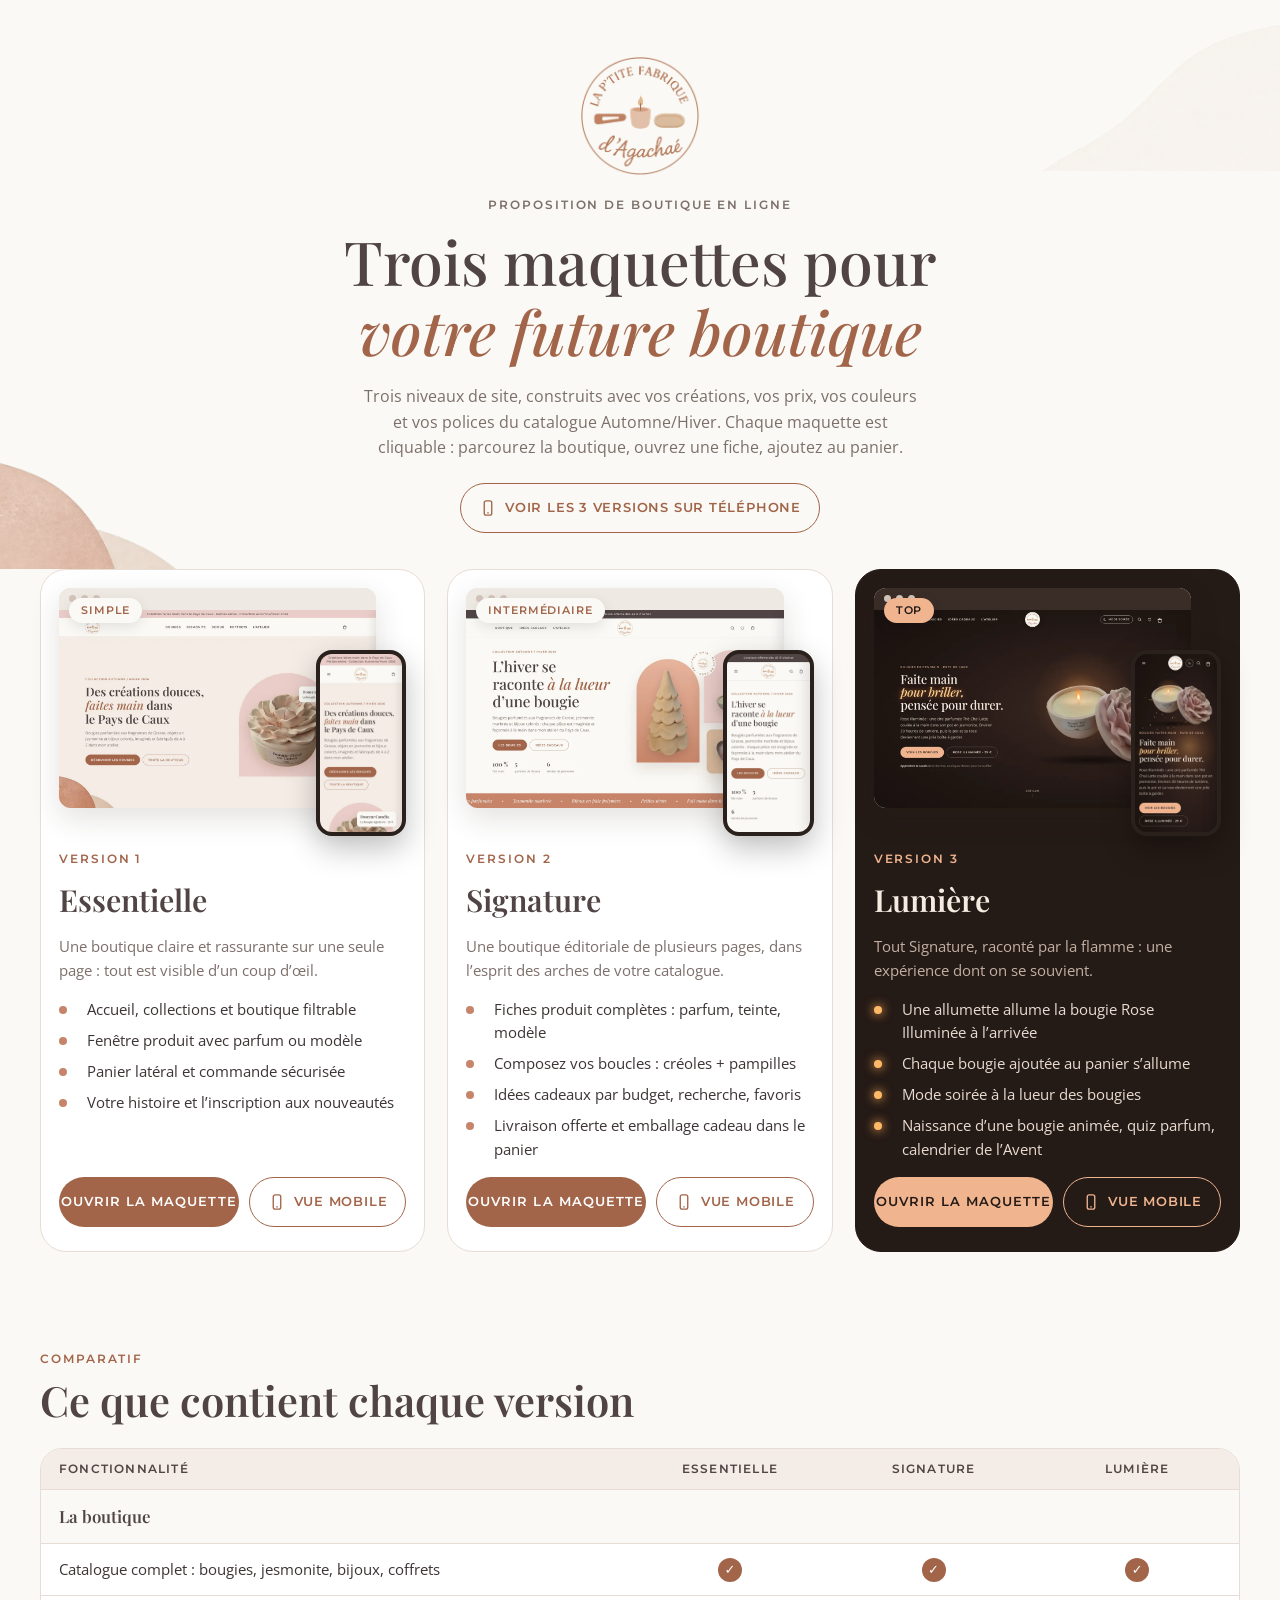
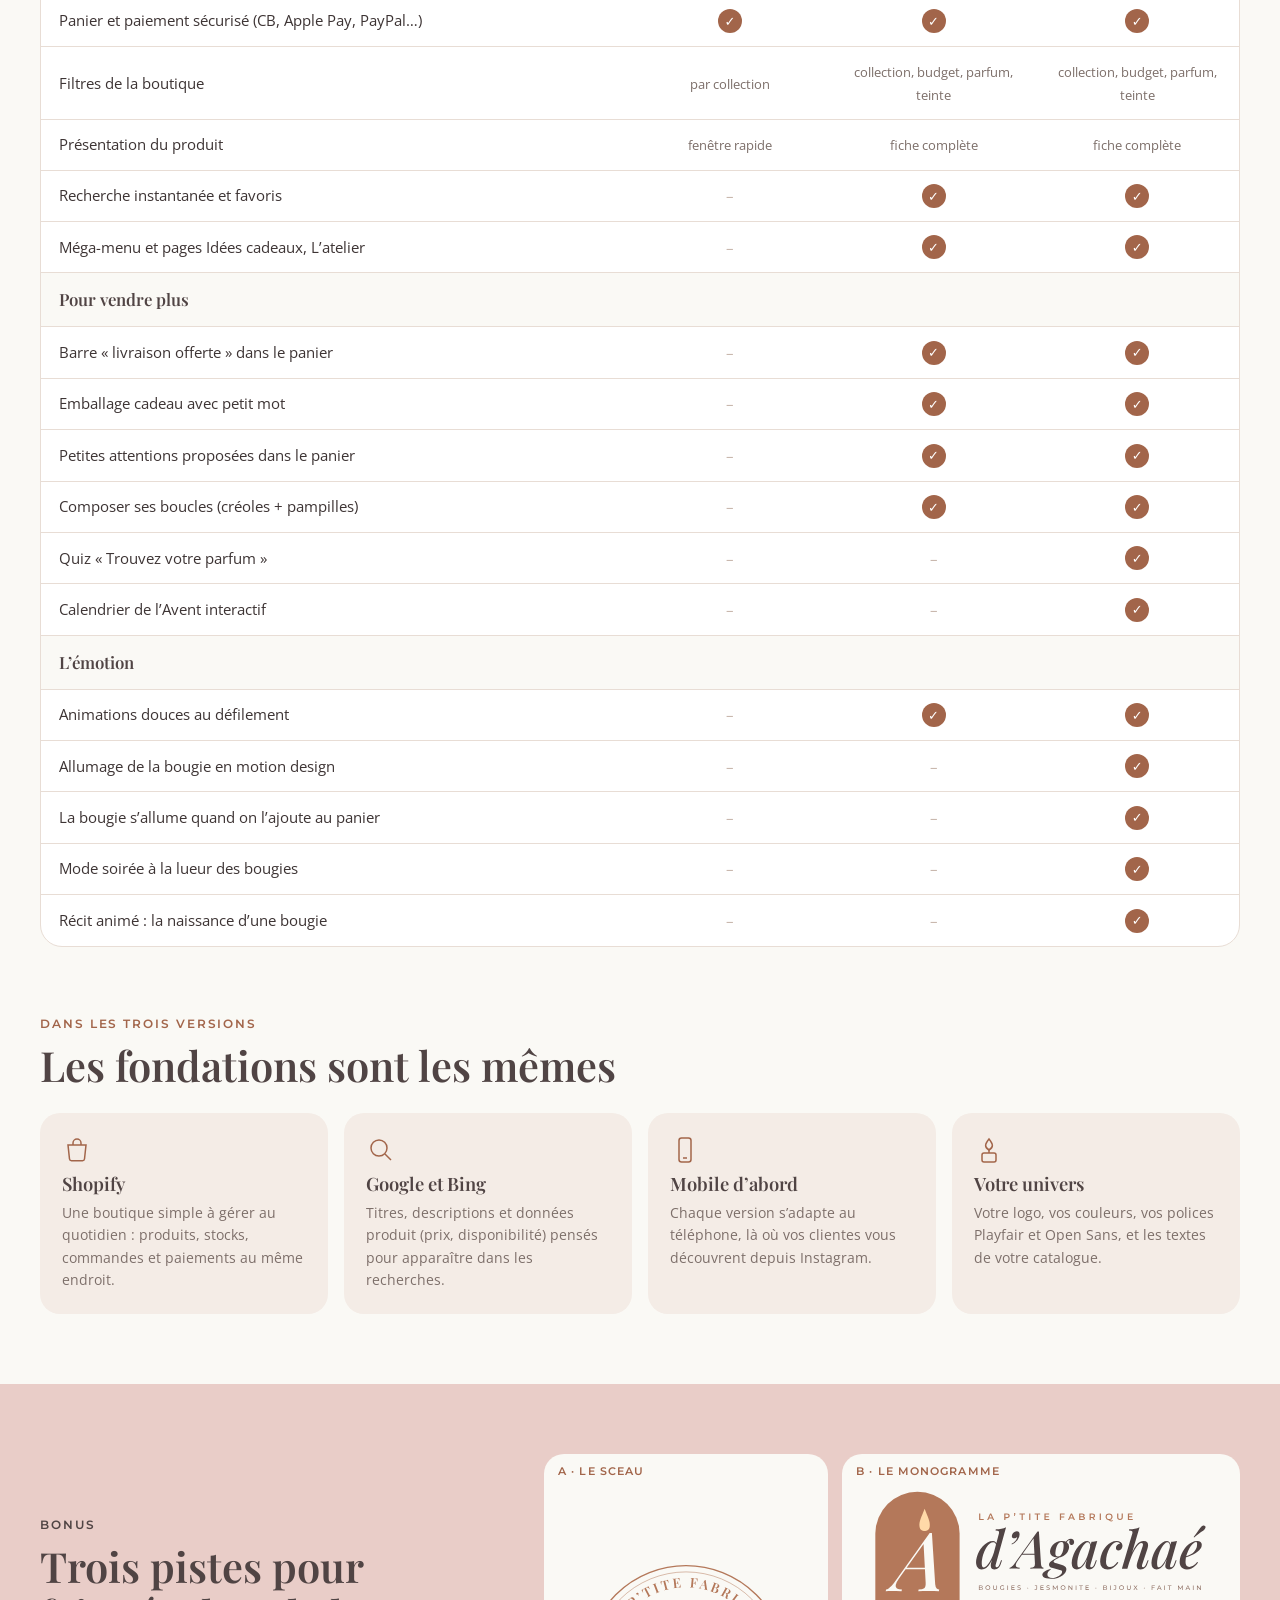
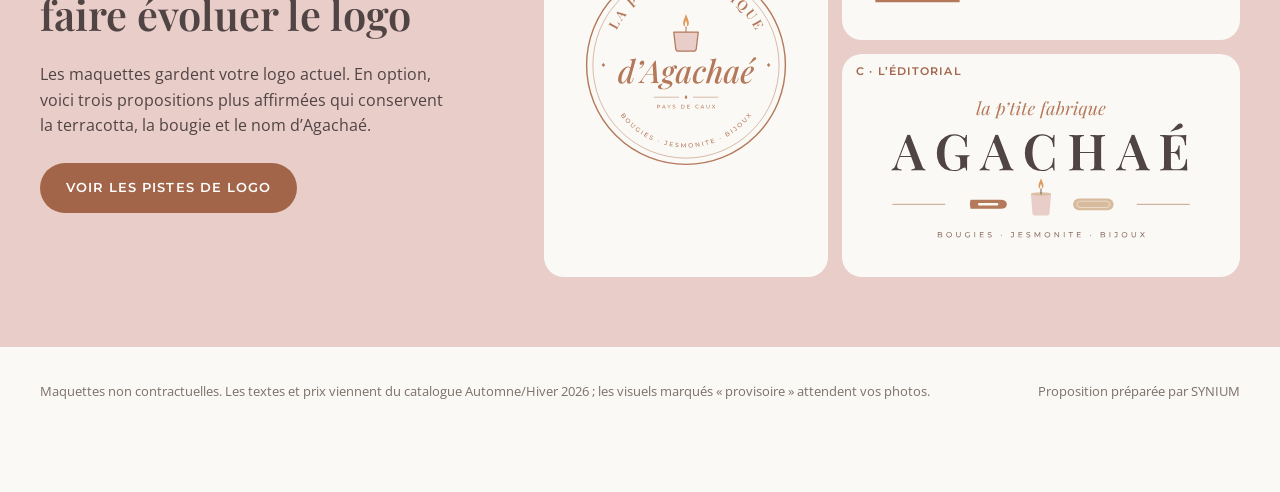
<file: index.html>
<!DOCTYPE html>
<html lang="fr">
<head>
<meta charset="utf-8">
<meta name="robots" content="noindex, nofollow">
<meta name="viewport" content="width=device-width, initial-scale=1">
<title>Boutique Agachaé · 3 maquettes</title>
<link rel="icon" href="img/logo.webp">
<link rel="preconnect" href="https://fonts.googleapis.com">
<link rel="preconnect" href="https://fonts.gstatic.com" crossorigin>
<link href="https://fonts.googleapis.com/css2?family=Montserrat:wght@500;600&family=Open+Sans:ital,wght@0,400;0,600;0,700;1,400&family=Playfair+Display:ital,wght@0,400;0,500;0,600;1,400;1,500&display=swap" rel="stylesheet">
<link rel="stylesheet" href="assets/base.css">
<style>
/* Page de présentation : trois versions côte à côte, du plus simple au plus immersif, puis le comparatif et le bonus logo */
.eyebrow { font: 600 12px/1.2 var(--f-label); letter-spacing: .16em; text-transform: uppercase; color: var(--terra-ink); }
.intro { padding-block: 56px 36px; text-align: center; position: relative; overflow: hidden; }
.intro .logo { width: 120px; height: 120px; margin: 0 auto 22px; }
.intro h1 { font-size: clamp(2.2rem, 5vw, 3.8rem); font-weight: 500; margin: 14px auto 18px; max-width: 18ch; }
.intro h1 em { color: var(--terra-ink); }
.intro p { color: var(--muted); max-width: 62ch; margin-inline: auto; }
.intro .arche { position: absolute; left: -60px; bottom: -20px; width: 260px; opacity: .5; }
.intro .vague { position: absolute; right: -60px; top: 20px; width: 300px; opacity: .45; }

.versions { display: grid; grid-template-columns: repeat(3, 1fr); gap: 22px; padding-bottom: 70px; }
.v { position: relative; background: #fff; border: 1px solid var(--line); border-radius: 26px; padding: 18px 18px 24px; display: flex; flex-direction: column; gap: 16px; transition: transform .3s, box-shadow .3s; }
.v:hover { transform: translateY(-4px); box-shadow: 0 24px 60px rgba(110, 72, 56, .12); }
.v.top { background: #241a16; border-color: #241a16; color: #e9dbd0; }
.v.top h2 { color: #f6ebe1; }
.v.top .eyebrow { color: #f0b48f; }
.shots { position: relative; padding: 0 30px 28px 0; }
.browser { border-radius: 12px; overflow: hidden; box-shadow: 0 10px 30px rgba(60, 40, 30, .14); background: #ddd; }
.browser .bar { height: 22px; background: #efe9e4; display: flex; align-items: center; gap: 5px; padding-inline: 10px; }
.v.top .browser .bar { background: #3a2c26; }
.browser .bar i { width: 7px; height: 7px; border-radius: 50%; background: #d4c4ba; }
.browser img { width: 100%; aspect-ratio: 1440 / 900; object-fit: cover; object-position: top; }
.phone { position: absolute; right: 0; bottom: 0; width: 26%; border-radius: 16px; border: 4px solid #2a201c; overflow: hidden; box-shadow: 0 12px 30px rgba(0, 0, 0, .25); background: #2a201c; }
.phone img { width: 100%; aspect-ratio: 390 / 844; object-fit: cover; object-position: top; }
.v h2 { font-size: 1.9rem; }
.v .tag { position: absolute; top: 28px; left: 28px; z-index: 2; background: var(--cream); color: var(--terra-ink); border-radius: 999px; padding: 7px 12px; font: 600 11px/1 var(--f-label); letter-spacing: .08em; text-transform: uppercase; box-shadow: 0 4px 14px rgba(0, 0, 0, .1); }
.v.top .tag { background: #f0b48f; color: #241a16; }
.v p.pitch { color: var(--muted); font-size: 15px; }
.v.top p.pitch { color: #c4b0a3; }
.v ul { list-style: none; margin: 0; padding: 0; display: grid; gap: 8px; font-size: 14.5px; }
.v li { display: grid; grid-template-columns: 18px 1fr; gap: 10px; }
.v li::before { content: ""; width: 8px; height: 8px; margin-top: 8px; border-radius: 50%; background: var(--terra); }
.v.top li::before { background: #ffb867; box-shadow: 0 0 10px 2px rgba(255, 170, 80, .6); }
.open { margin-top: auto; display: inline-flex; justify-content: center; align-items: center; gap: 8px; min-height: 50px; border-radius: 999px; background: var(--terra-ink); color: #fff; text-decoration: none; font: 600 13px/1 var(--f-label); letter-spacing: .08em; text-transform: uppercase; }
.open:hover { background: #8d5540; }
.acts { margin-top: auto; display: grid; grid-template-columns: 1fr auto; gap: 10px; }
.acts .open { margin-top: 0; }
.mob { display: inline-flex; align-items: center; gap: 8px; min-height: 50px; padding: 0 18px; border-radius: 999px; border: 1px solid var(--terra-ink); color: var(--terra-ink); text-decoration: none; font: 600 13px/1 var(--f-label); letter-spacing: .06em; text-transform: uppercase; }
.mob svg { width: 18px; height: 18px; }
.mob:hover { background: var(--blush); }
.v.top .mob { border-color: #f0b48f; color: #f0b48f; }
.v.top .mob:hover { background: rgba(240,180,143,.12); }
.intro .cta { display: inline-flex; margin-top: 22px; }
.v.top .open { background: #f0b48f; color: #241a16; }
.v.top .open:hover { background: #ffd2b0; }

.compare { padding-block: 30px 70px; }
.compare h2, .bonus h2, .inc h2 { font-size: clamp(1.8rem, 3.4vw, 2.6rem); margin: 10px 0 24px; }
.tw { overflow-x: auto; border: 1px solid var(--line); border-radius: 22px; background: #fff; }
table { width: 100%; border-collapse: collapse; font-size: 14.5px; min-width: 640px; }
th, td { padding: 13px 18px; text-align: left; border-bottom: 1px solid var(--line); }
thead th { font: 600 12px/1.2 var(--f-label); letter-spacing: .1em; text-transform: uppercase; color: var(--ink); background: var(--blush); }
thead th:not(:first-child), td:not(:first-child) { text-align: center; width: 17%; }
tbody tr:last-child td { border-bottom: 0; }
tr.grp td { background: var(--cream); font-family: var(--f-display); font-weight: 600; color: var(--ink); font-size: 1.05rem; }
.y { display: inline-grid; place-items: center; width: 24px; height: 24px; border-radius: 50%; background: var(--terra-ink); color: #fff; font-size: 13px; font-weight: 700; }
.n { color: #c9b8ae; }
td small { color: var(--muted); font-size: 12.5px; }

.inc { padding-bottom: 70px; }
.inc .cards { display: grid; grid-template-columns: repeat(4, 1fr); gap: 16px; }
.inc .c { background: var(--blush); border-radius: 20px; padding: 22px; display: grid; gap: 8px; align-content: start; }
.inc .c h3 { font-size: 1.15rem; }
.inc .c p { font-size: 14px; color: var(--muted); }
.inc svg { width: 30px; height: 30px; color: var(--terra-ink); }

.bonus { background: var(--rose); padding-block: 70px; }
.bonus .wrap { display: grid; grid-template-columns: .8fr 1.2fr; gap: 40px; align-items: center; }
.bonus p { color: var(--ink); max-width: 46ch; }
.bonus .lg { display: grid; grid-template-columns: 1fr 1.4fr; grid-template-rows: auto auto; gap: 14px; }
.bonus .lg a { background: var(--cream); border-radius: 20px; display: grid; place-items: center; padding: 20px; text-decoration: none; position: relative; transition: transform .25s; }
.bonus .lg a:hover { transform: translateY(-3px); }
.bonus .lg a:first-child { grid-row: span 2; }
.bonus .lg img { max-height: 210px; }
.bonus .lg span { position: absolute; left: 14px; top: 12px; font: 600 11px/1 var(--f-label); letter-spacing: .1em; color: var(--terra-ink); }
.bonus .open { padding-inline: 26px; margin-top: 24px; }
footer.f { padding-block: 34px 90px; font-size: 13px; color: var(--muted); }
footer.f .wrap { display: flex; justify-content: space-between; gap: 16px; flex-wrap: wrap; }

@media (max-width: 1020px) { .versions { grid-template-columns: 1fr; max-width: 640px; margin-inline: auto; } .inc .cards { grid-template-columns: 1fr 1fr; } .bonus .wrap { grid-template-columns: 1fr; } }
@media (max-width: 560px) { .inc .cards { grid-template-columns: 1fr; } .bonus .lg { grid-template-columns: 1fr; } .bonus .lg a:first-child { grid-row: auto; } .intro .arche, .intro .vague { display: none; } }
</style>
<script>
/* Liens directs depuis le PDF : #essentielle, #signature, #lumiere, #logos, #mobile-essentielle… */
(function () { var m = { essentielle: 'essentielle.html', signature: 'signature.html', lumiere: 'lumiere.html', logos: 'logos.html', mobile: 'mobile.html', 'mobile-essentielle': 'mobile.html#essentielle', 'mobile-signature': 'mobile.html#signature', 'mobile-lumiere': 'mobile.html#lumiere' };
  var h = location.hash.slice(1); if (m[h]) location.replace(m[h]); })();
</script>
</head>
<body>
<header class="intro">
  <img class="arche" src="img/arche.webp" alt="">
  <img class="vague" src="img/vague.webp" alt="">
  <div class="wrap">
    <img class="logo" src="img/logo.webp" alt="La P’tite Fabrique d’Agachaé">
    <p class="eyebrow">Proposition de boutique en ligne</p>
    <h1>Trois maquettes pour <em>votre future boutique</em></h1>
    <p>Trois niveaux de site, construits avec vos créations, vos prix, vos couleurs et vos polices du catalogue Automne/Hiver. Chaque maquette est cliquable : parcourez la boutique, ouvrez une fiche, ajoutez au panier.</p>
    <a class="mob cta" href="mobile.html#essentielle"><svg viewBox="0 0 24 24" fill="none" stroke="currentColor" stroke-width="1.8"><rect x="7" y="2.5" width="10" height="19" rx="2.5"/><path d="M11 18.5h2"/></svg>Voir les 3 versions sur téléphone</a>
  </div>
</header>

<main>
  <div class="wrap versions">
    <article class="v">
      <span class="tag">Simple</span>
      <div class="shots"><div class="browser"><div class="bar"><i></i><i></i><i></i></div><img src="img/shots/essentielle.webp" alt="Aperçu ordinateur de la version Essentielle"></div><div class="phone"><img src="img/shots/essentielle-m.webp" alt="Aperçu mobile de la version Essentielle"></div></div>
      <p class="eyebrow">Version 1</p>
      <h2>Essentielle</h2>
      <p class="pitch">Une boutique claire et rassurante sur une seule page : tout est visible d’un coup d’œil.</p>
      <ul><li>Accueil, collections et boutique filtrable</li><li>Fenêtre produit avec parfum ou modèle</li><li>Panier latéral et commande sécurisée</li><li>Votre histoire et l’inscription aux nouveautés</li></ul>
      <div class="acts"><a class="open" href="essentielle.html">Ouvrir la maquette</a><a class="mob" href="mobile.html#essentielle"><svg viewBox="0 0 24 24" fill="none" stroke="currentColor" stroke-width="1.8"><rect x="7" y="2.5" width="10" height="19" rx="2.5"/><path d="M11 18.5h2"/></svg>Vue mobile</a></div>
    </article>
    <article class="v">
      <span class="tag">Intermédiaire</span>
      <div class="shots"><div class="browser"><div class="bar"><i></i><i></i><i></i></div><img src="img/shots/signature.webp" alt="Aperçu ordinateur de la version Signature"></div><div class="phone"><img src="img/shots/signature-m.webp" alt="Aperçu mobile de la version Signature"></div></div>
      <p class="eyebrow">Version 2</p>
      <h2>Signature</h2>
      <p class="pitch">Une boutique éditoriale de plusieurs pages, dans l’esprit des arches de votre catalogue.</p>
      <ul><li>Fiches produit complètes : parfum, teinte, modèle</li><li>Composez vos boucles : créoles + pampilles</li><li>Idées cadeaux par budget, recherche, favoris</li><li>Livraison offerte et emballage cadeau dans le panier</li></ul>
      <div class="acts"><a class="open" href="signature.html">Ouvrir la maquette</a><a class="mob" href="mobile.html#signature"><svg viewBox="0 0 24 24" fill="none" stroke="currentColor" stroke-width="1.8"><rect x="7" y="2.5" width="10" height="19" rx="2.5"/><path d="M11 18.5h2"/></svg>Vue mobile</a></div>
    </article>
    <article class="v top">
      <span class="tag">Top</span>
      <div class="shots"><div class="browser"><div class="bar"><i></i><i></i><i></i></div><img src="img/shots/lumiere.webp" alt="Aperçu ordinateur de la version Lumière"></div><div class="phone"><img src="img/shots/lumiere-m.webp" alt="Aperçu mobile de la version Lumière"></div></div>
      <p class="eyebrow">Version 3</p>
      <h2>Lumière</h2>
      <p class="pitch">Tout Signature, raconté par la flamme : une expérience dont on se souvient.</p>
      <ul><li>Une allumette allume la bougie Rose Illuminée à l’arrivée</li><li>Chaque bougie ajoutée au panier s’allume</li><li>Mode soirée à la lueur des bougies</li><li>Naissance d’une bougie animée, quiz parfum, calendrier de l’Avent</li></ul>
      <div class="acts"><a class="open" href="lumiere.html">Ouvrir la maquette</a><a class="mob" href="mobile.html#lumiere"><svg viewBox="0 0 24 24" fill="none" stroke="currentColor" stroke-width="1.8"><rect x="7" y="2.5" width="10" height="19" rx="2.5"/><path d="M11 18.5h2"/></svg>Vue mobile</a></div>
    </article>
  </div>

  <section class="wrap compare" aria-labelledby="h-cmp">
    <p class="eyebrow">Comparatif</p>
    <h2 id="h-cmp">Ce que contient chaque version</h2>
    <div class="tw"><table>
      <thead><tr><th scope="col">Fonctionnalité</th><th scope="col">Essentielle</th><th scope="col">Signature</th><th scope="col">Lumière</th></tr></thead>
      <tbody>
        <tr class="grp"><td colspan="4">La boutique</td></tr>
        <tr><td>Catalogue complet : bougies, jesmonite, bijoux, coffrets</td><td><span class="y">✓</span></td><td><span class="y">✓</span></td><td><span class="y">✓</span></td></tr>
        <tr><td>Panier et paiement sécurisé (CB, Apple Pay, PayPal…)</td><td><span class="y">✓</span></td><td><span class="y">✓</span></td><td><span class="y">✓</span></td></tr>
        <tr><td>Filtres de la boutique</td><td><small>par collection</small></td><td><small>collection, budget, parfum, teinte</small></td><td><small>collection, budget, parfum, teinte</small></td></tr>
        <tr><td>Présentation du produit</td><td><small>fenêtre rapide</small></td><td><small>fiche complète</small></td><td><small>fiche complète</small></td></tr>
        <tr><td>Recherche instantanée et favoris</td><td class="n">–</td><td><span class="y">✓</span></td><td><span class="y">✓</span></td></tr>
        <tr><td>Méga-menu et pages Idées cadeaux, L’atelier</td><td class="n">–</td><td><span class="y">✓</span></td><td><span class="y">✓</span></td></tr>
        <tr class="grp"><td colspan="4">Pour vendre plus</td></tr>
        <tr><td>Barre « livraison offerte » dans le panier</td><td class="n">–</td><td><span class="y">✓</span></td><td><span class="y">✓</span></td></tr>
        <tr><td>Emballage cadeau avec petit mot</td><td class="n">–</td><td><span class="y">✓</span></td><td><span class="y">✓</span></td></tr>
        <tr><td>Petites attentions proposées dans le panier</td><td class="n">–</td><td><span class="y">✓</span></td><td><span class="y">✓</span></td></tr>
        <tr><td>Composer ses boucles (créoles + pampilles)</td><td class="n">–</td><td><span class="y">✓</span></td><td><span class="y">✓</span></td></tr>
        <tr><td>Quiz « Trouvez votre parfum »</td><td class="n">–</td><td class="n">–</td><td><span class="y">✓</span></td></tr>
        <tr><td>Calendrier de l’Avent interactif</td><td class="n">–</td><td class="n">–</td><td><span class="y">✓</span></td></tr>
        <tr class="grp"><td colspan="4">L’émotion</td></tr>
        <tr><td>Animations douces au défilement</td><td class="n">–</td><td><span class="y">✓</span></td><td><span class="y">✓</span></td></tr>
        <tr><td>Allumage de la bougie en motion design</td><td class="n">–</td><td class="n">–</td><td><span class="y">✓</span></td></tr>
        <tr><td>La bougie s’allume quand on l’ajoute au panier</td><td class="n">–</td><td class="n">–</td><td><span class="y">✓</span></td></tr>
        <tr><td>Mode soirée à la lueur des bougies</td><td class="n">–</td><td class="n">–</td><td><span class="y">✓</span></td></tr>
        <tr><td>Récit animé : la naissance d’une bougie</td><td class="n">–</td><td class="n">–</td><td><span class="y">✓</span></td></tr>
      </tbody>
    </table></div>
  </section>

  <section class="wrap inc" aria-labelledby="h-inc">
    <p class="eyebrow">Dans les trois versions</p>
    <h2 id="h-inc">Les fondations sont les mêmes</h2>
    <div class="cards">
      <div class="c"><svg viewBox="0 0 30 30" fill="none" stroke="currentColor" stroke-width="1.5"><path d="M6 10h18l-1.5 14a2 2 0 0 1-2 1.8h-11a2 2 0 0 1-2-1.8L6 10Z"/><path d="M11 10V8a4 4 0 0 1 8 0v2"/></svg><h3>Shopify</h3><p>Une boutique simple à gérer au quotidien : produits, stocks, commandes et paiements au même endroit.</p></div>
      <div class="c"><svg viewBox="0 0 30 30" fill="none" stroke="currentColor" stroke-width="1.5"><circle cx="13" cy="13" r="8"/><path d="M19 19l6 6"/></svg><h3>Google et Bing</h3><p>Titres, descriptions et données produit (prix, disponibilité) pensés pour apparaître dans les recherches.</p></div>
      <div class="c"><svg viewBox="0 0 30 30" fill="none" stroke="currentColor" stroke-width="1.5"><rect x="9" y="3" width="12" height="24" rx="2.5"/><path d="M13 23h4"/></svg><h3>Mobile d’abord</h3><p>Chaque version s’adapte au téléphone, là où vos clientes vous découvrent depuis Instagram.</p></div>
      <div class="c"><svg viewBox="0 0 30 30" fill="none" stroke="currentColor" stroke-width="1.5"><path d="M15 4c4 5 5 8 0 11-5-3-4-6 0-11Z"/><path d="M15 15v3"/><rect x="8" y="18" width="14" height="9" rx="2"/></svg><h3>Votre univers</h3><p>Votre logo, vos couleurs, vos polices Playfair et Open Sans, et les textes de votre catalogue.</p></div>
    </div>
  </section>

  <section class="bonus" aria-labelledby="h-bonus">
    <div class="wrap">
      <div><p class="eyebrow">Bonus</p><h2 id="h-bonus">Trois pistes pour faire évoluer le logo</h2><p>Les maquettes gardent votre logo actuel. En option, voici trois propositions plus affirmées qui conservent la terracotta, la bougie et le nom d’Agachaé.</p><a class="open" href="logos.html">Voir les pistes de logo</a></div>
      <div class="lg">
        <a href="logos.html#sceau"><span>A · LE SCEAU</span><img src="logos/A-sceau.svg" alt="Piste A, le sceau"></a>
        <a href="logos.html#monogramme"><span>B · LE MONOGRAMME</span><img src="logos/B-monogramme.svg" alt="Piste B, le monogramme"></a>
        <a href="logos.html#editorial"><span>C · L’ÉDITORIAL</span><img src="logos/C-editorial.svg" alt="Piste C, l’éditorial"></a>
      </div>
    </div>
  </section>
</main>
<footer class="f"><div class="wrap"><span>Maquettes non contractuelles. Les textes et prix viennent du catalogue Automne/Hiver 2026 ; les visuels marqués « provisoire » attendent vos photos.</span><span>Proposition préparée par SYNIUM</span></div></footer>
</body>
</html>
</file>
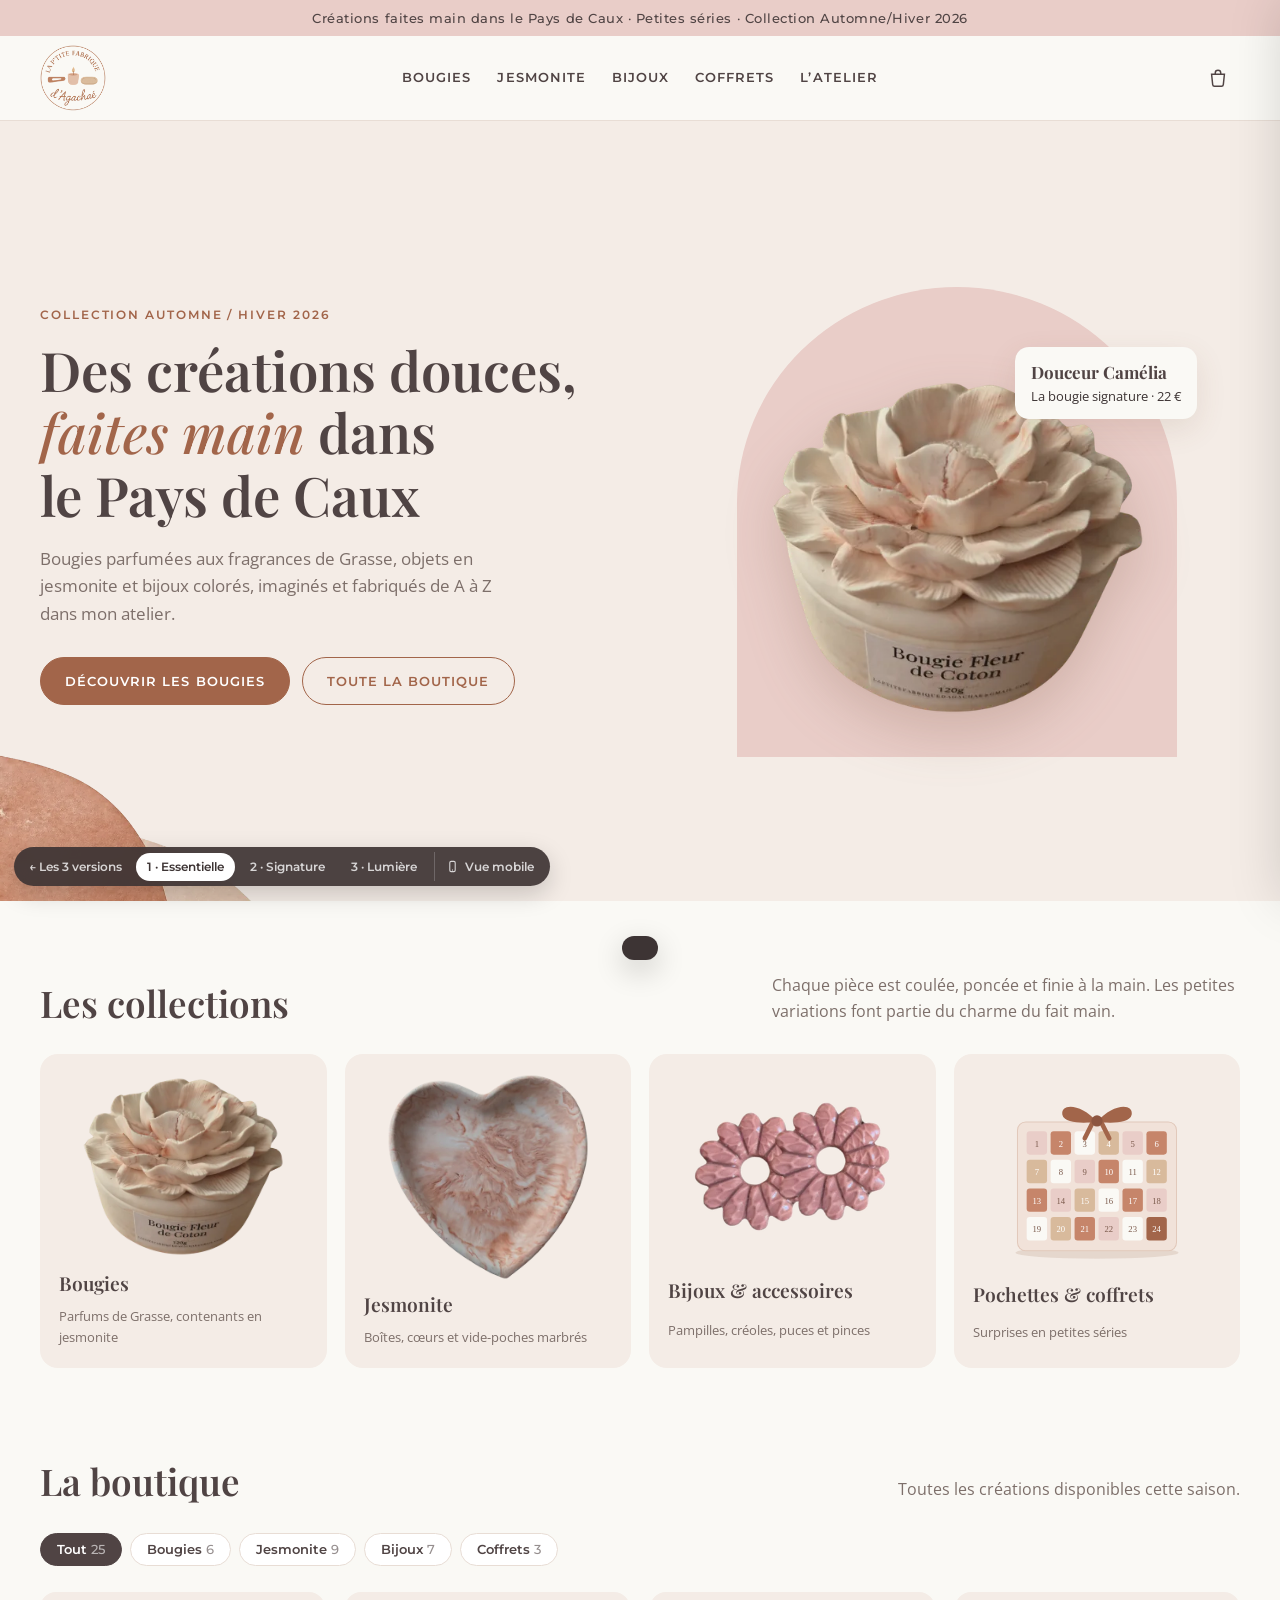
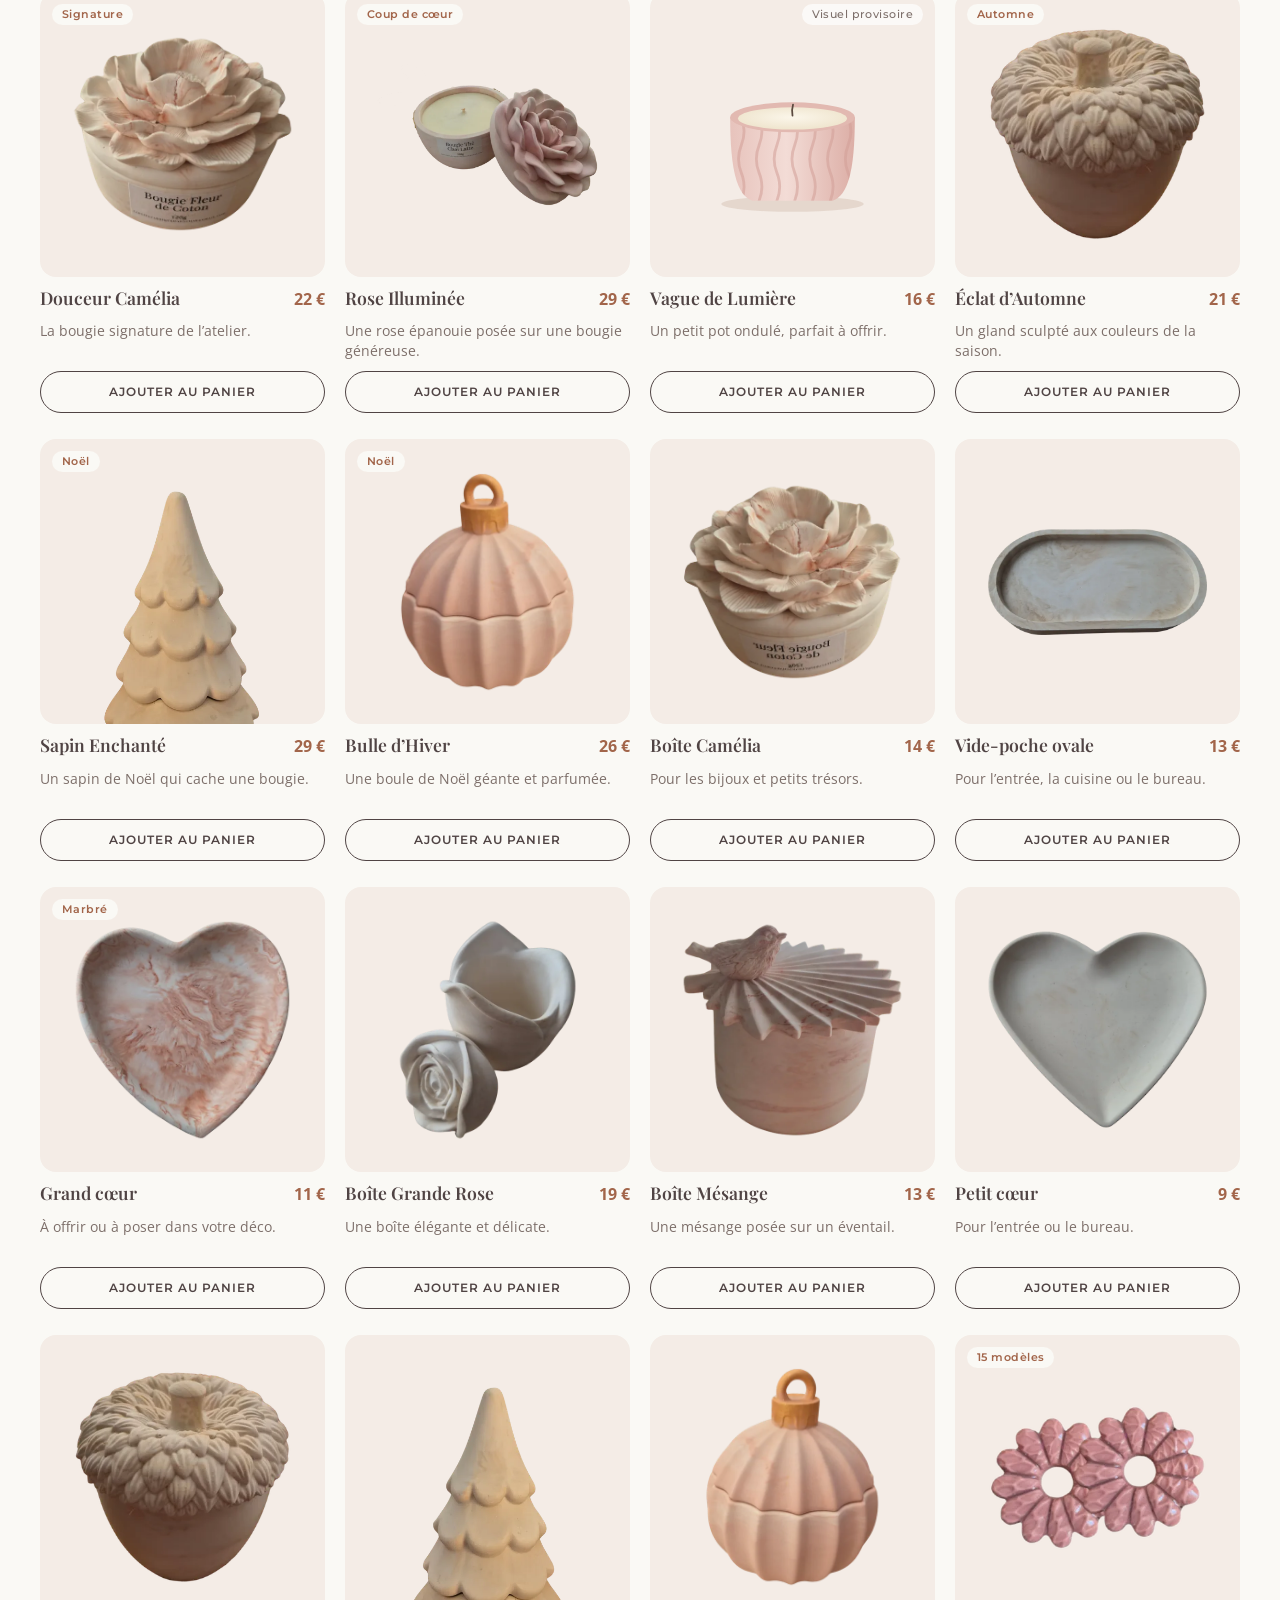
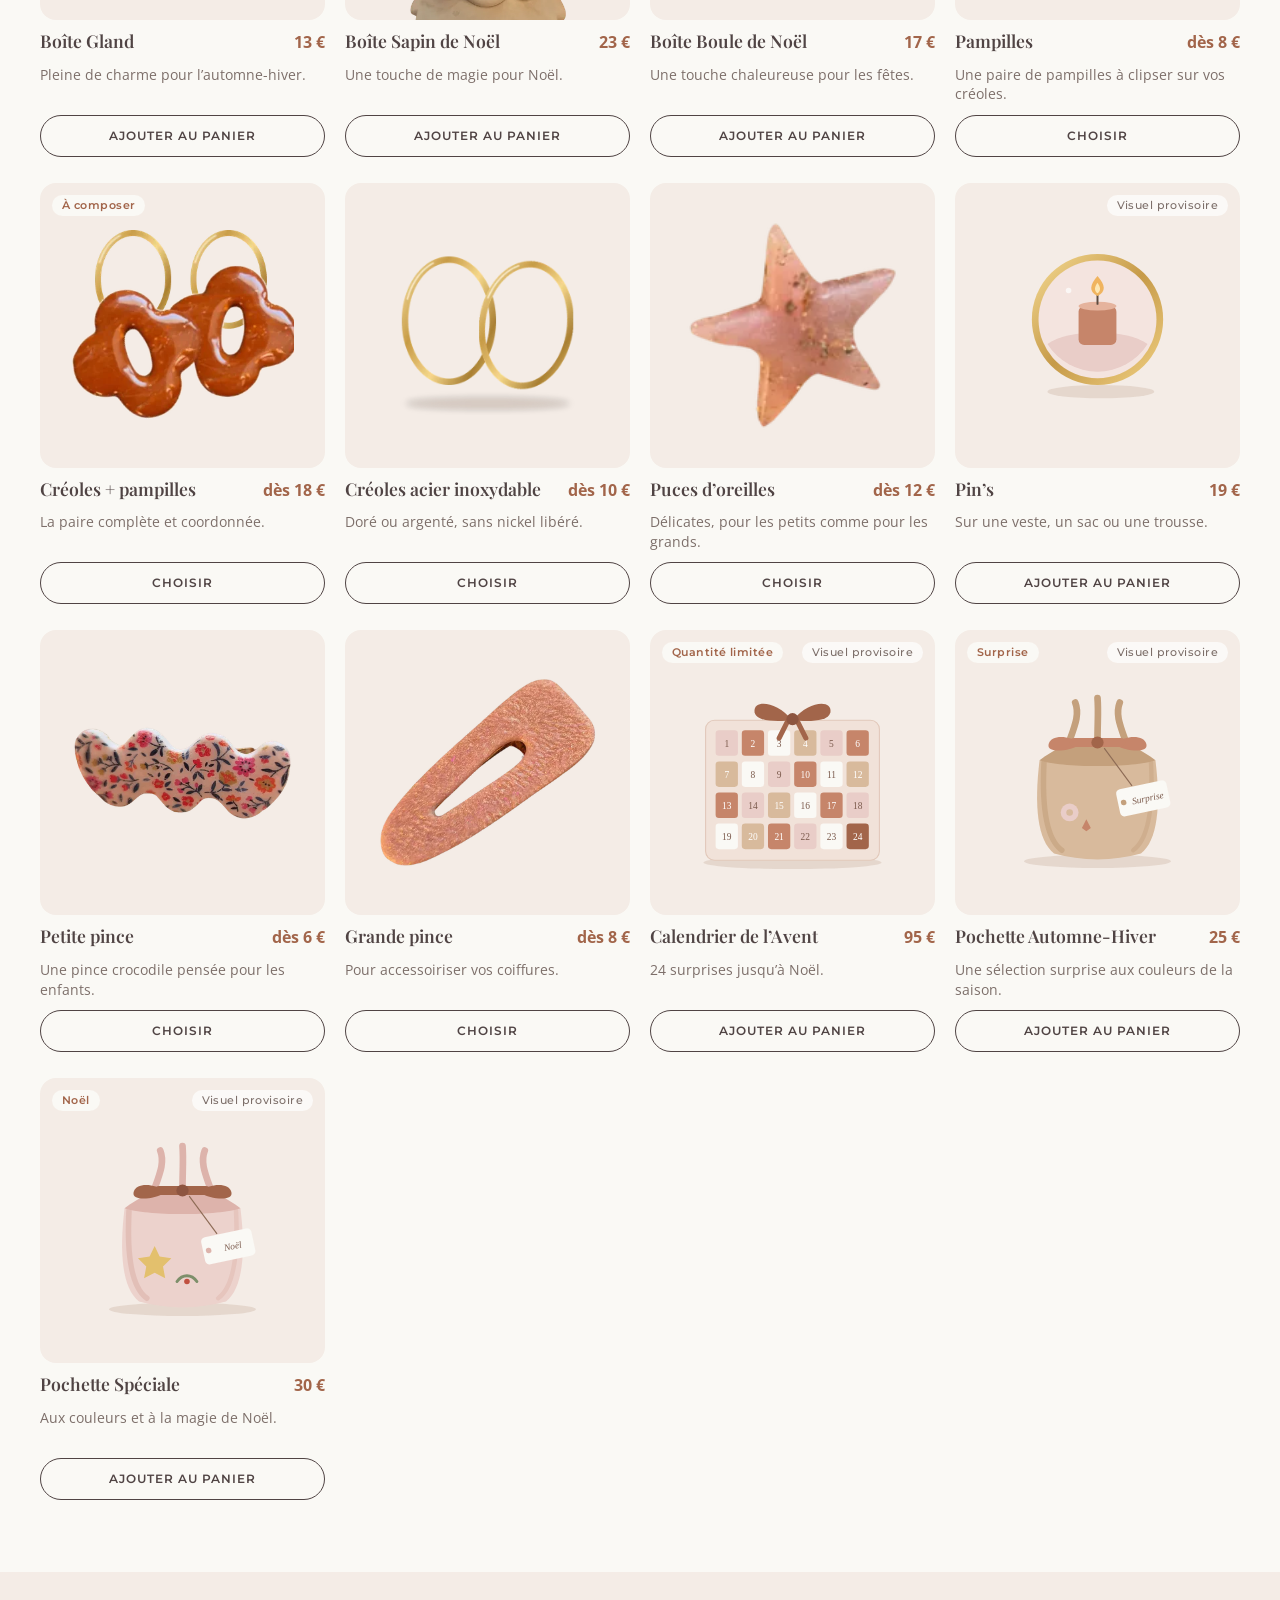
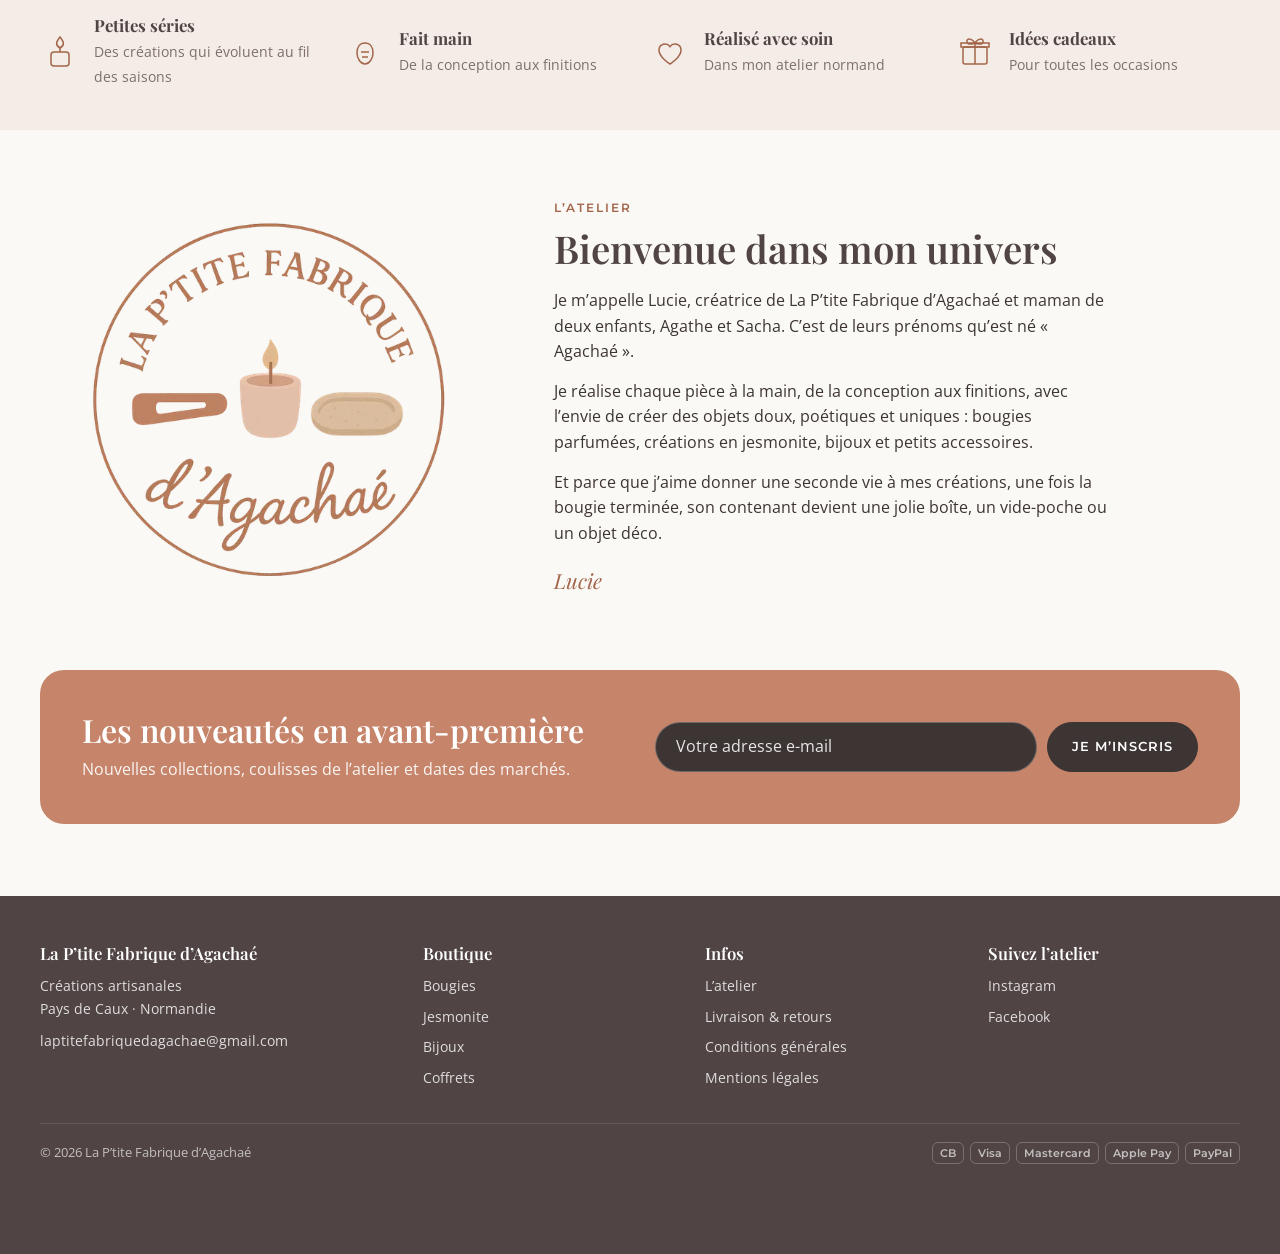
<file: essentielle.html>
<!DOCTYPE html>
<html lang="fr" data-version="v1">
<head>
<meta charset="utf-8">
<meta name="robots" content="noindex, nofollow">
<meta name="viewport" content="width=device-width, initial-scale=1">
<title>Essentielle · La P’tite Fabrique d’Agachaé</title>
<meta name="description" content="Bougies parfumées, créations en jesmonite et bijoux faits main dans le Pays de Caux, en Normandie. Petites séries et idées cadeaux par La P’tite Fabrique d’Agachaé.">
<meta property="og:title" content="La P’tite Fabrique d’Agachaé · Créations faites main">
<meta property="og:description" content="Bougies, jesmonite et bijoux faits main dans le Pays de Caux.">
<meta property="og:type" content="website">
<script type="application/ld+json">
{"@context":"https://schema.org","@type":"Store","name":"La P’tite Fabrique d’Agachaé","description":"Bougies parfumées, jesmonite, bijoux et accessoires faits main","founder":{"@type":"Person","name":"Lucie"},"areaServed":"FR","address":{"@type":"PostalAddress","addressRegion":"Normandie","addressLocality":"Pays de Caux","addressCountry":"FR"},"email":"laptitefabriquedagachae@gmail.com","sameAs":["https://www.instagram.com/laptitefabriquedagachae"]}
</script>
<link rel="icon" href="img/logo.webp">
<link rel="preconnect" href="https://fonts.googleapis.com">
<link rel="preconnect" href="https://fonts.gstatic.com" crossorigin>
<link href="https://fonts.googleapis.com/css2?family=Montserrat:wght@500;600&family=Open+Sans:ital,wght@0,400;0,600;0,700;1,400&family=Playfair+Display:ital,wght@0,400;0,500;0,600;0,700;1,400;1,500&display=swap" rel="stylesheet">
<link rel="stylesheet" href="assets/base.css">
<style>
/* Version 1 · Essentielle — mise en page boutique claire, une seule page, effets discrets */
.announce { background: var(--rose); color: var(--ink); text-align: center; font: 500 13px/1.4 var(--f-label); letter-spacing: .04em; padding: 9px 16px; }
header.site { position: sticky; top: 0; z-index: 40; background: rgba(250,249,245,.96); border-bottom: 1px solid var(--line); backdrop-filter: blur(6px); }
header.site .wrap { display: grid; grid-template-columns: 1fr auto 1fr; align-items: center; gap: 16px; min-height: 84px; }
.brand img { width: 66px; height: 66px; }
nav.main { display: flex; gap: 26px; justify-self: center; }
nav.main a { text-decoration: none; font: 600 13px/1 var(--f-label); letter-spacing: .08em; text-transform: uppercase; color: var(--ink); padding: 8px 0; border-bottom: 1px solid transparent; }
nav.main a:hover { border-color: var(--terra); }
.h-actions { justify-self: end; display: flex; gap: 6px; }
.icon-btn { position: relative; display: inline-grid; place-items: center; width: 44px; height: 44px; border: 0; border-radius: 50%; background: transparent; color: var(--ink); }
.icon-btn:hover { background: var(--blush); }
.icon-btn svg { width: 22px; height: 22px; }
.badge-count { position: absolute; top: 4px; right: 2px; min-width: 18px; height: 18px; padding: 0 5px; border-radius: 9px; background: var(--terra-ink); color: #fff; font: 700 11px/18px var(--f-body); text-align: center; }
.badge-count[data-n="0"] { display: none; }
.burger { display: none; }

.hero { position: relative; overflow: hidden; background: var(--blush); }
.hero .wrap { display: grid; grid-template-columns: 1.05fr 1fr; align-items: center; gap: 40px; padding-block: 64px 72px; }
.eyebrow { font: 600 12px/1 var(--f-label); letter-spacing: .16em; text-transform: uppercase; color: var(--terra-ink); }
.hero h1 { font-size: clamp(2.1rem, 4.4vw, 3.4rem); margin: 18px 0 18px; }
.hero h1 em { font-style: italic; font-weight: 500; color: var(--terra-ink); }
.hero p.lead { font-size: 1.08rem; max-width: 46ch; color: var(--muted); }
.btns { display: flex; flex-wrap: wrap; gap: 12px; margin-top: 30px; }
.btn { display: inline-flex; align-items: center; justify-content: center; gap: 8px; min-height: 48px; padding: 0 24px; border-radius: 999px; border: 1px solid var(--terra-ink);
  background: var(--terra-ink); color: #fff; font: 600 13px/1 var(--f-label); letter-spacing: .08em; text-transform: uppercase; text-decoration: none; transition: background .2s, color .2s, transform .2s; }
.btn:hover { background: #8d5540; border-color: #8d5540; }
.btn.ghost { background: transparent; color: var(--terra-ink); }
.btn.ghost:hover { background: var(--terra-ink); color: #fff; }
.hero-visual { position: relative; aspect-ratio: 1 / 1; max-width: 500px; justify-self: center; width: 100%; }
.hero-visual .disc { position: absolute; inset: 6% 6% 0; border-radius: 50% 50% 0 0 / 46% 46% 0 0; background: var(--rose); }
.hero-visual img.prod { position: absolute; left: 50%; bottom: 8%; width: 76%; transform: translateX(-50%); filter: drop-shadow(0 22px 26px rgba(120,80,60,.22)); }
.hero-visual .tag { position: absolute; right: 2%; top: 18%; background: var(--cream); border-radius: 14px; padding: 12px 16px; box-shadow: 0 10px 30px rgba(120,80,60,.12); font-size: 13px; }
.hero-visual .tag strong { display: block; font-family: var(--f-display); font-size: 17px; color: var(--ink); }
.hero .arche { position: absolute; left: -40px; bottom: -6px; width: 300px; opacity: .9; pointer-events: none; }

section { padding-block: 72px; }
.sec-head { display: flex; justify-content: space-between; align-items: end; gap: 20px; margin-bottom: 30px; flex-wrap: wrap; }
.sec-head h2 { font-size: clamp(1.7rem, 3vw, 2.3rem); }
.sec-head p { color: var(--muted); max-width: 52ch; }

.cats { display: grid; grid-template-columns: repeat(4, 1fr); gap: 18px; }
.cat { text-decoration: none; background: var(--blush); border-radius: 18px; padding: 18px 18px 20px; display: grid; gap: 12px; border: 1px solid transparent; transition: border-color .2s, transform .2s; cursor: pointer; text-align: left; }
.cat:hover { border-color: var(--rose-deep); transform: translateY(-3px); }
.cat .ph { aspect-ratio: 4/3; display: grid; place-items: center; }
.cat .ph img { max-height: 100%; max-width: 82%; object-fit: contain; }
.cat h3 { font-size: 1.2rem; }
.cat span { font-size: 13px; color: var(--muted); }

.filters { display: flex; flex-wrap: wrap; gap: 8px; margin-bottom: 26px; }
.pill { border: 1px solid var(--line); background: #fff; border-radius: 999px; padding: 9px 16px; font: 600 13px/1 var(--f-label); color: var(--ink); }
.pill[aria-pressed="true"] { background: var(--ink); border-color: var(--ink); color: #fff; }
.pill .n { opacity: .6; margin-left: 4px; font-weight: 500; }
.grid { display: grid; grid-template-columns: repeat(4, 1fr); gap: 26px 20px; }
.card { display: flex; flex-direction: column; gap: 10px; }
.card .media { position: relative; aspect-ratio: 1 / 1; border-radius: 16px; background: var(--blush); display: grid; place-items: center; overflow: hidden; border: 0; padding: 0; cursor: pointer; }
.card .media img { width: 78%; height: 78%; object-fit: contain; transition: transform .35s ease; }
.card .media img.flip { transform: scaleX(-1); }
.card:hover .media img { transform: scale(1.04); }
.card:hover .media img.flip { transform: scaleX(-1) scale(1.04); }
.chip { position: absolute; top: 12px; left: 12px; background: var(--cream); color: var(--terra-ink); border-radius: 999px; padding: 5px 10px; font: 600 11px/1 var(--f-label); letter-spacing: .04em; }
.chip.ill { left: auto; right: 12px; background: rgba(255,255,255,.7); color: var(--muted); font-weight: 500; }
.card h3 { font-size: 1.1rem; }
.card h3 button { all: unset; cursor: pointer; }
.card h3 button:focus-visible { outline: 2px solid var(--terra-ink); outline-offset: 2px; }
.card .meta { display: flex; justify-content: space-between; gap: 8px; align-items: baseline; }
.card .short { font-size: 13.5px; color: var(--muted); line-height: 1.45; min-height: 2.9em; }
.card .price { color: var(--terra-ink); font-weight: 700; white-space: nowrap; }
.card .add { margin-top: auto; min-height: 42px; border-radius: 999px; border: 1px solid var(--ink); background: transparent; font: 600 12px/1 var(--f-label); letter-spacing: .08em; text-transform: uppercase; color: var(--ink); transition: background .2s, color .2s; }
.card .add:hover { background: var(--ink); color: #fff; }

.reassure { background: var(--blush); padding-block: 40px; }
.reassure ul { list-style: none; margin: 0 auto; padding: 0; display: grid; grid-template-columns: repeat(4, 1fr); gap: 20px; }
.reassure li { display: flex; gap: 14px; align-items: center; }
.reassure svg { flex: none; width: 40px; height: 40px; color: var(--terra-ink); }
.reassure strong { display: block; font-family: var(--f-display); color: var(--ink); font-size: 1.05rem; }
.reassure span { font-size: 13.5px; color: var(--muted); }

.about .wrap { display: grid; grid-template-columns: .8fr 1.2fr; gap: 56px; align-items: center; }
.about .logo-big { width: min(360px, 100%); justify-self: center; }
.about h2 { font-size: clamp(1.8rem, 3vw, 2.4rem); margin-bottom: 18px; }
.about p + p { margin-top: 14px; }
.about p { max-width: 62ch; }
.about .sign { font-family: var(--f-display); font-style: italic; color: var(--terra-ink); font-size: 1.3rem; margin-top: 18px; }

.news { background: var(--terra); color: #fff; border-radius: 24px; padding: 42px; display: grid; grid-template-columns: 1fr 1fr; gap: 30px; align-items: center; }
.news h2 { color: #fff; font-size: clamp(1.5rem, 2.6vw, 2rem); }
.news p { opacity: .92; margin-top: 8px; }
.news form { display: flex; gap: 10px; flex-wrap: wrap; }
.news input { flex: 1 1 220px; min-height: 50px; border-radius: 999px; border: 1px solid rgba(255,255,255,.25); padding: 0 20px; background: #3d3434; color: #fff; caret-color: #fff; }
.news input::placeholder { color: rgba(255,255,255,.88); opacity: 1; }
.news input:focus-visible { outline: 2px solid #fff; outline-offset: 2px; }
.news .btn { background: var(--text); border-color: var(--text); }
.news .ok { font-weight: 600; }

footer.site { margin-top: 72px; background: var(--ink); color: rgba(255,255,255,.82); padding-block: 48px 90px; font-size: 14px; }
footer.site .cols { display: grid; grid-template-columns: 1.4fr 1fr 1fr 1fr; gap: 30px; }
footer.site h4 { color: #fff; font-size: 1.05rem; margin-bottom: 12px; }
footer.site ul { list-style: none; margin: 0; padding: 0; display: grid; gap: 8px; }
footer.site a { text-decoration: none; }
footer.site a:hover { text-decoration: underline; }
footer.site .legal { border-top: 1px solid rgba(255,255,255,.15); margin-top: 34px; padding-top: 18px; display: flex; justify-content: space-between; flex-wrap: wrap; gap: 10px; font-size: 13px; opacity: .8; }
.pay { display: flex; gap: 6px; flex-wrap: wrap; }
.pay span { border: 1px solid rgba(255,255,255,.3); border-radius: 6px; padding: 3px 7px; font: 600 11px/1.3 var(--f-label); }

/* Fenêtre produit */
.overlay { position: fixed; inset: 0; background: rgba(40,30,28,.45); z-index: 60; opacity: 0; pointer-events: none; transition: opacity .25s; }
.overlay.on { opacity: 1; pointer-events: auto; }
dialog.qv { border: 0; padding: 0; border-radius: 22px; width: min(860px, calc(100% - 28px)); max-height: calc(100% - 28px); background: var(--cream); color: var(--text); box-shadow: 0 30px 80px rgba(0,0,0,.25); }
dialog.qv::backdrop { background: rgba(40,30,28,.45); }
.qv .in { display: grid; grid-template-columns: 1fr 1fr; }
.qv .pic { background: var(--blush); display: grid; place-items: center; padding: 30px; min-height: 360px; }
.qv .pic img { max-height: 380px; object-fit: contain; }
.qv .pic img.flip { transform: scaleX(-1); }
.qv .info { padding: 34px 32px 30px; display: flex; flex-direction: column; gap: 14px; }
.qv h2 { font-size: 1.9rem; }
.qv .price { font-size: 1.25rem; color: var(--terra-ink); font-weight: 700; }
.qv .facts { display: flex; gap: 8px; flex-wrap: wrap; }
.qv .facts span { background: var(--blush); border-radius: 999px; padding: 6px 12px; font-size: 13px; }
.qv label { font: 600 12px/1 var(--f-label); letter-spacing: .08em; text-transform: uppercase; color: var(--ink); display: block; margin-bottom: 8px; }
.qv select { width: 100%; min-height: 46px; border-radius: 12px; border: 1px solid var(--line); background: #fff; padding: 0 12px; }
.qv .row { display: flex; gap: 10px; align-items: center; }
.qty { display: inline-flex; align-items: center; border: 1px solid var(--line); border-radius: 999px; background: #fff; }
.qty button { width: 40px; height: 44px; border: 0; background: none; font-size: 18px; }
.qty output { min-width: 26px; text-align: center; font-weight: 600; }
.qv .row .btn { flex: 1; }
.qv .close { position: absolute; top: 12px; right: 12px; }

/* Panier latéral */
aside.cart { position: fixed; top: 0; right: 0; bottom: 0; width: min(420px, 100%); z-index: 70; background: var(--cream); box-shadow: -20px 0 50px rgba(0,0,0,.15);
  transform: translateX(105%); transition: transform .35s cubic-bezier(.2,.8,.2,1); display: flex; flex-direction: column; }
aside.cart.on { transform: none; }
.cart-head { display: flex; justify-content: space-between; align-items: center; padding: 20px 22px; border-bottom: 1px solid var(--line); }
.cart-head h2 { font-size: 1.4rem; }
.cart-body { flex: 1; overflow: auto; padding: 8px 22px; }
.line { display: grid; grid-template-columns: 72px 1fr auto; gap: 14px; padding: 14px 0; border-bottom: 1px solid var(--line); align-items: center; }
.line .th { width: 72px; height: 72px; border-radius: 12px; background: var(--blush); display: grid; place-items: center; }
.line .th img { max-width: 80%; max-height: 80%; object-fit: contain; }
.line h3 { font-size: 1rem; }
.line small { color: var(--muted); display: block; }
.line .qty button { width: 32px; height: 34px; font-size: 16px; }
.line .rm { border: 0; background: none; font-size: 12px; color: var(--muted); text-decoration: underline; padding: 4px 0; }
.line .lp { text-align: right; font-weight: 700; color: var(--terra-ink); display: grid; gap: 6px; justify-items: end; }
.empty { text-align: center; padding: 50px 10px; color: var(--muted); display: grid; gap: 14px; justify-items: center; }
.cart-foot { padding: 18px 22px 22px; border-top: 1px solid var(--line); display: grid; gap: 12px; background: #fff; }
.cart-foot .tot { display: flex; justify-content: space-between; font-size: 1.1rem; }
.cart-foot .tot strong { font-family: var(--f-display); font-size: 1.4rem; color: var(--ink); }
.cart-foot small { color: var(--muted); }

@media (max-width: 980px) {
  .grid { grid-template-columns: repeat(3, 1fr); }
  .cats { grid-template-columns: repeat(2, 1fr); }
  .reassure ul { grid-template-columns: repeat(2, 1fr); }
  footer.site .cols { grid-template-columns: 1fr 1fr; }
}
@media (max-width: 820px) {
  nav.main { display: none; position: absolute; top: 100%; left: 0; right: 0; background: var(--cream); flex-direction: column; gap: 0; padding: 8px 20px 16px; border-bottom: 1px solid var(--line); }
  nav.main.open { display: flex; }
  nav.main a { padding: 14px 0; border-bottom: 1px solid var(--line); }
  .burger { display: inline-grid; }
  header.site .wrap { grid-template-columns: auto 1fr auto; }
  .brand { justify-self: center; grid-column: 2; }
  .burger { grid-column: 1; grid-row: 1; }
  .h-actions { grid-column: 3; }
  .hero .wrap { grid-template-columns: 1fr; padding-block: 40px 56px; }
  .hero-visual { max-width: 380px; }
  .about .wrap, .news { grid-template-columns: 1fr; }
  .qv .in { grid-template-columns: 1fr; }
  .qv .pic { min-height: 240px; }
  .qv .pic img { max-height: 240px; }
}
@media (max-width: 560px) {
  .grid { grid-template-columns: repeat(2, 1fr); gap: 22px 12px; }
  .cats { gap: 10px; }
  .card .short { display: none; }
  .card .add { font-size: 11px; letter-spacing: .04em; }
  .reassure ul { grid-template-columns: 1fr; }
  .news { padding: 28px 22px; }
  footer.site .cols { grid-template-columns: 1fr; }
  section { padding-block: 52px; }
}
</style>
</head>
<body>
<div class="announce">Créations faites main dans le Pays de Caux · Petites séries · Collection Automne/Hiver 2026</div>
<header class="site">
  <div class="wrap">
    <button class="icon-btn burger" id="burger" aria-label="Ouvrir le menu" aria-expanded="false"><svg viewBox="0 0 24 24" fill="none" stroke="currentColor" stroke-width="1.6"><path d="M4 7h16M4 12h16M4 17h16"/></svg></button>
    <a class="brand" href="#top" aria-label="La P’tite Fabrique d’Agachaé, accueil"><img src="img/logo.webp" alt="La P’tite Fabrique d’Agachaé"></a>
    <nav class="main" id="nav" aria-label="Menu principal">
      <a href="#boutique" data-filter="bougies">Bougies</a>
      <a href="#boutique" data-filter="jesmonite">Jesmonite</a>
      <a href="#boutique" data-filter="bijoux">Bijoux</a>
      <a href="#boutique" data-filter="pochettes">Coffrets</a>
      <a href="#atelier">L’atelier</a>
    </nav>
    <div class="h-actions">
      <button class="icon-btn" id="openCart" aria-label="Ouvrir le panier"><svg viewBox="0 0 24 24" fill="none" stroke="currentColor" stroke-width="1.6"><path d="M5 8h14l-1.2 11.2a2 2 0 0 1-2 1.8H8.2a2 2 0 0 1-2-1.8L5 8Z"/><path d="M9 8V6.5a3 3 0 0 1 6 0V8"/></svg><span class="badge-count" id="count" data-n="0">0</span></button>
    </div>
  </div>
</header>

<main id="top">
  <section class="hero" aria-labelledby="h-hero">
    <img class="arche" src="img/arche.webp" alt="">
    <div class="wrap">
      <div>
        <p class="eyebrow">Collection Automne / Hiver 2026</p>
        <h1 id="h-hero">Des créations douces, <em>faites main</em> dans le Pays de Caux</h1>
        <p class="lead">Bougies parfumées aux fragrances de Grasse, objets en jesmonite et bijoux colorés, imaginés et fabriqués de A à Z dans mon atelier.</p>
        <div class="btns">
          <a class="btn" href="#boutique" data-filter="bougies">Découvrir les bougies</a>
          <a class="btn ghost" href="#boutique" data-filter="all">Toute la boutique</a>
        </div>
      </div>
      <div class="hero-visual">
        <div class="disc"></div>
        <img class="prod" src="img/bougie-camelia.webp" alt="Bougie Douceur Camélia dans son contenant en jesmonite">
        <div class="tag"><strong>Douceur Camélia</strong>La bougie signature · 22 €</div>
      </div>
    </div>
  </section>

  <section aria-labelledby="h-cats">
    <div class="wrap">
      <div class="sec-head"><h2 id="h-cats">Les collections</h2><p>Chaque pièce est coulée, poncée et finie à la main. Les petites variations font partie du charme du fait main.</p></div>
      <div class="cats" id="cats"></div>
    </div>
  </section>

  <section id="boutique" aria-labelledby="h-shop" style="padding-top:20px">
    <div class="wrap">
      <div class="sec-head"><h2 id="h-shop">La boutique</h2><p id="shopNote">Toutes les créations disponibles cette saison.</p></div>
      <div class="filters" id="filters" role="group" aria-label="Filtrer par collection"></div>
      <div class="grid" id="grid"></div>
    </div>
  </section>

  <div class="reassure">
    <ul class="wrap">
      <li><svg viewBox="0 0 40 40" fill="none" stroke="currentColor" stroke-width="1.5"><path d="M20 6c4 5 5 8 0 11-5-3-4-6 0-11Z"/><path d="M20 17v4"/><rect x="11" y="21" width="18" height="14" rx="3"/></svg><div><strong>Petites séries</strong><span>Des créations qui évoluent au fil des saisons</span></div></li>
      <li><svg viewBox="0 0 40 40" fill="none" stroke="currentColor" stroke-width="1.5"><path d="M12 22c0-6 3-10 8-10s8 4 8 10-4 11-8 11-8-5-8-11Z"/><path d="M16 21h8M17 26h6"/></svg><div><strong>Fait main</strong><span>De la conception aux finitions</span></div></li>
      <li><svg viewBox="0 0 40 40" fill="none" stroke="currentColor" stroke-width="1.5"><path d="M20 33s-11-6.5-11-14a6 6 0 0 1 11-3.3A6 6 0 0 1 31 19c0 7.5-11 14-11 14Z"/></svg><div><strong>Réalisé avec soin</strong><span>Dans mon atelier normand</span></div></li>
      <li><svg viewBox="0 0 40 40" fill="none" stroke="currentColor" stroke-width="1.5"><rect x="8" y="16" width="24" height="17" rx="2"/><path d="M6 12h28v4H6zM20 12v21M20 12c-3-5-9-5-8-1s8 1 8 1Zm0 0c3-5 9-5 8-1s-8 1-8 1Z"/></svg><div><strong>Idées cadeaux</strong><span>Pour toutes les occasions</span></div></li>
    </ul>
  </div>

  <section class="about" id="atelier" aria-labelledby="h-about">
    <div class="wrap">
      <img class="logo-big" src="img/logo.webp" alt="Logo La P’tite Fabrique d’Agachaé">
      <div>
        <p class="eyebrow">L’atelier</p>
        <h2 id="h-about" style="margin-top:12px">Bienvenue dans mon univers</h2>
        <p>Je m’appelle Lucie, créatrice de La P’tite Fabrique d’Agachaé et maman de deux enfants, Agathe et Sacha. C’est de leurs prénoms qu’est né « Agachaé ».</p>
        <p>Je réalise chaque pièce à la main, de la conception aux finitions, avec l’envie de créer des objets doux, poétiques et uniques : bougies parfumées, créations en jesmonite, bijoux et petits accessoires.</p>
        <p>Et parce que j’aime donner une seconde vie à mes créations, une fois la bougie terminée, son contenant devient une jolie boîte, un vide-poche ou un objet déco.</p>
        <p class="sign">Lucie</p>
      </div>
    </div>
  </section>

  <div class="wrap">
    <div class="news">
      <div><h2>Les nouveautés en avant-première</h2><p>Nouvelles collections, coulisses de l’atelier et dates des marchés.</p></div>
      <form id="newsForm" novalidate>
        <label class="sr-only" for="newsEmail">Votre adresse e-mail</label>
        <input id="newsEmail" type="email" placeholder="Votre adresse e-mail" autocomplete="email">
        <button class="btn" type="submit">Je m’inscris</button>
      </form>
    </div>
  </div>
</main>

<footer class="site">
  <div class="wrap">
    <div class="cols">
      <div><h4>La P’tite Fabrique d’Agachaé</h4><p>Créations artisanales<br>Pays de Caux · Normandie</p><p style="margin-top:10px">laptitefabriquedagachae@gmail.com</p></div>
      <div><h4>Boutique</h4><ul><li><a href="#boutique" data-filter="bougies">Bougies</a></li><li><a href="#boutique" data-filter="jesmonite">Jesmonite</a></li><li><a href="#boutique" data-filter="bijoux">Bijoux</a></li><li><a href="#boutique" data-filter="pochettes">Coffrets</a></li></ul></div>
      <div><h4>Infos</h4><ul><li><a href="#atelier">L’atelier</a></li><li><a href="#top">Livraison & retours</a></li><li><a href="#top">Conditions générales</a></li><li><a href="#top">Mentions légales</a></li></ul></div>
      <div><h4>Suivez l’atelier</h4><ul><li><a href="https://www.instagram.com/laptitefabriquedagachae">Instagram</a></li><li><a href="https://www.instagram.com/laptitefabriquedagachae">Facebook</a></li></ul></div>
    </div>
    <div class="legal"><span>© 2026 La P’tite Fabrique d’Agachaé</span><div class="pay" aria-label="Moyens de paiement"><span>CB</span><span>Visa</span><span>Mastercard</span><span>Apple Pay</span><span>PayPal</span></div></div>
  </div>
</footer>

<dialog class="qv" id="qv" aria-labelledby="qvTitle"></dialog>
<div class="overlay" id="overlay"></div>
<aside class="cart" id="cart" aria-label="Panier" aria-hidden="true">
  <div class="cart-head"><h2>Votre panier</h2><button class="icon-btn" id="closeCart" aria-label="Fermer le panier"><svg viewBox="0 0 24 24" fill="none" stroke="currentColor" stroke-width="1.6"><path d="M6 6l12 12M18 6 6 18"/></svg></button></div>
  <div class="cart-body" id="cartBody"></div>
  <div class="cart-foot" id="cartFoot"></div>
</aside>
<div class="toast" id="toast" role="status" aria-live="polite"></div>
<nav class="mq-nav" aria-label="Changer de maquette"><a class="mq-home" href="index.html">← <span class="mq-long">Les 3 versions</span></a><a href="essentielle.html" aria-current="page">1 · Essentielle</a><a href="signature.html">2 · Signature</a><a href="lumiere.html">3 · Lumière</a><a class="mq-mob" href="mobile.html#essentielle"><svg viewBox="0 0 24 24" fill="none" stroke="currentColor" stroke-width="2"><rect x="7" y="2.5" width="10" height="19" rx="2.5"/><path d="M11 18.5h2"/></svg>Vue mobile</a></nav>

<script src="assets/data.js"></script>
<script>
(function () {
  const { products, byId, variants, scents, cats, src, eur, Cart } = AGA;
  const $ = (s, r = document) => r.querySelector(s);
  const esc = (s) => String(s).replace(/[&<>"]/g, (c) => ({ '&': '&amp;', '<': '&lt;', '>': '&gt;', '"': '&quot;' }[c]));
  let filter = 'all';

  // Collections
  $('#cats').innerHTML = cats.map((c) => `
    <button class="cat" data-filter="${c.id}"><div class="ph"><img src="${src(c.img)}" alt="" loading="lazy"></div><h3>${c.name}</h3><span>${c.line}</span></button>`).join('');

  // Filtres
  const labels = { all: 'Tout', bougies: 'Bougies', jesmonite: 'Jesmonite', bijoux: 'Bijoux', pochettes: 'Coffrets' };
  function renderFilters() {
    $('#filters').innerHTML = Object.entries(labels).map(([k, v]) => {
      const n = k === 'all' ? products.length : products.filter((p) => p.cat === k).length;
      return `<button class="pill" data-filter="${k}" aria-pressed="${filter === k}">${v}<span class="n">${n}</span></button>`;
    }).join('');
  }
  function card(p) {
    const ill = p.ill ? '<span class="chip ill">Visuel provisoire</span>' : '';
    const chip = p.badges[0] ? `<span class="chip">${p.badges[0]}</span>` : '';
    return `<article class="card">
      <button class="media" data-qv="${p.id}" aria-label="Voir ${esc(p.name)}">${chip}${ill}<img src="${src(p.img)}" alt="${esc(p.name)}" loading="lazy" class="${p.flip ? 'flip' : ''}"></button>
      <div class="meta"><h3><button data-qv="${p.id}">${p.name}</button></h3><span class="price">${p.variants ? 'dès ' : ''}${eur(p.price)}</span></div>
      <p class="short">${p.short}</p>
      <button class="add" data-add="${p.id}">${p.variants ? 'Choisir' : 'Ajouter au panier'}</button>
    </article>`;
  }
  function renderGrid() {
    const list = filter === 'all' ? products : products.filter((p) => p.cat === filter);
    $('#grid').innerHTML = list.map(card).join('');
    $('#shopNote').textContent = filter === 'all' ? 'Toutes les créations disponibles cette saison.' : cats.find((c) => c.id === filter).line + '.';
  }
  function setFilter(f) { filter = f || 'all'; renderFilters(); renderGrid(); }
  setFilter('all');

  document.addEventListener('click', (e) => {
    const f = e.target.closest('[data-filter]');
    if (f) { if (f.tagName !== 'A') { e.preventDefault(); } setFilter(f.dataset.filter); if (!f.classList.contains('pill') && (f.tagName !== 'A' || f.getAttribute('href') !== '#boutique')) document.getElementById('boutique').scrollIntoView({ behavior: 'smooth' }); $('#nav').classList.remove('open'); }
    const q = e.target.closest('[data-qv]'); if (q) openQV(q.dataset.qv);
    const a = e.target.closest('[data-add]');
    if (a) { const p = byId[a.dataset.add]; if (p.variants) openQV(p.id); else { Cart.add(p.id); toast(`${p.name} ajouté au panier`); openCart(); } }
  });
  $('#burger').addEventListener('click', (e) => { const n = $('#nav'); n.classList.toggle('open'); e.currentTarget.setAttribute('aria-expanded', n.classList.contains('open')); });

  // Fenêtre produit
  const qv = $('#qv');
  function openQV(id) {
    const p = byId[id]; let qty = 1;
    const vlist = p.variants ? variants[p.variants] : null;
    const opt = p.cat === 'bougies'
      ? `<div><label for="qvOpt">Parfum</label><select id="qvOpt">${scents.map((s) => `<option ${s.name === p.scentDefault ? 'selected' : ''}>${s.name}</option>`).join('')}</select></div>`
      : vlist ? `<div><label for="qvOpt">${p.variants === 'creoles' ? 'Finition' : 'Modèle'}</label><select id="qvOpt">${vlist.map((v) => `<option>${v.name}</option>`).join('')}</select></div>` : '';
    qv.innerHTML = `<div class="in">
      <div class="pic"><img id="qvImg" src="${src(p.img)}" alt="${esc(p.name)}" class="${p.flip ? 'flip' : ''}"></div>
      <div class="info">
        <p class="eyebrow">${cats.find((c) => c.id === p.cat).name}</p>
        <h2 id="qvTitle">${p.name}</h2>
        <p class="price">${eur(p.price)}</p>
        <p>${p.desc}</p>
        <div class="facts">${p.burn ? `<span>Environ ${p.burn} de combustion</span>` : ''}<span>Fait main</span>${p.cat === 'bougies' ? '<span>Parfum de Grasse</span>' : ''}${p.cat === 'pochettes' ? '<span>Quantité limitée</span>' : ''}</div>
        ${opt}
        <div class="row"><div class="qty"><button type="button" data-q="-1" aria-label="Diminuer">−</button><output id="qvQty">1</output><button type="button" data-q="1" aria-label="Augmenter">+</button></div>
        <button class="btn" id="qvAdd">Ajouter · <span id="qvTot">${eur(p.price)}</span></button></div>
      </div></div>
      <button class="icon-btn close" id="qvClose" aria-label="Fermer"><svg viewBox="0 0 24 24" fill="none" stroke="currentColor" stroke-width="1.6"><path d="M6 6l12 12M18 6 6 18"/></svg></button>`;
    qv.showModal();
    const sel = $('#qvOpt', qv);
    if (sel && vlist && vlist[0].img) sel.addEventListener('change', () => { const v = vlist[sel.selectedIndex]; $('#qvImg', qv).src = src(v.img); });
    qv.querySelectorAll('[data-q]').forEach((b) => b.addEventListener('click', () => { qty = Math.max(1, qty + +b.dataset.q); $('#qvQty', qv).textContent = qty; $('#qvTot', qv).textContent = eur(qty * p.price); }));
    $('#qvClose', qv).addEventListener('click', () => qv.close());
    $('#qvAdd', qv).addEventListener('click', () => {
      const o = sel ? sel.value : '';
      const v = vlist ? vlist.find((x) => x.name === o) : null;
      Cart.add(p.id, { qty, variant: p.cat === 'bougies' ? '' : o, scent: p.cat === 'bougies' ? o : '', img: v && v.img ? v.img : p.img });
      qv.close(); toast(`${p.name} ajouté au panier`); openCart();
    });
  }
  qv.addEventListener('click', (e) => { if (e.target === qv) qv.close(); });

  // Panier
  const cartEl = $('#cart'), overlay = $('#overlay');
  function openCart() { cartEl.classList.add('on'); overlay.classList.add('on'); cartEl.setAttribute('aria-hidden', 'false'); }
  function closeCart() { cartEl.classList.remove('on'); overlay.classList.remove('on'); cartEl.setAttribute('aria-hidden', 'true'); }
  $('#openCart').addEventListener('click', openCart); $('#closeCart').addEventListener('click', closeCart); overlay.addEventListener('click', closeCart);
  document.addEventListener('keydown', (e) => { if (e.key === 'Escape') closeCart(); });
  function renderCart() {
    const items = Cart.items();
    $('#count').textContent = Cart.count(); $('#count').dataset.n = Cart.count();
    $('#cartBody').innerHTML = items.length ? items.map((l) => `
      <div class="line"><div class="th"><img src="${src(l.img)}" alt=""></div>
        <div><h3>${l.name}</h3><small>${[l.scent, l.variant].filter(Boolean).join(' · ') || '&nbsp;'}</small>
          <div class="qty" style="margin-top:6px"><button data-lq="${l.key}" data-d="-1" aria-label="Retirer un">−</button><output>${l.qty}</output><button data-lq="${l.key}" data-d="1" aria-label="Ajouter un">+</button></div></div>
        <div class="lp"><span class="price">${eur(l.qty * l.price)}</span><button class="rm" data-rm="${l.key}">Retirer</button></div></div>`).join('')
      : `<div class="empty"><p>Votre panier est vide pour le moment.</p><button class="btn ghost" data-filter="all" id="emptyGo">Voir la boutique</button></div>`;
    $('#cartFoot').innerHTML = items.length ? `<div class="tot"><span>Sous-total</span><strong class="price">${eur(Cart.total())}</strong></div>
      <small>Frais de livraison calculés à l’étape suivante.</small><button class="btn" id="checkout">Commander</button>` : '';
    const co = $('#checkout'); if (co) co.addEventListener('click', () => toast('Maquette : ici s’ouvre le paiement sécurisé Shopify (CB, Apple Pay, PayPal…)'));
    const eg = $('#emptyGo'); if (eg) eg.addEventListener('click', closeCart);
  }
  $('#cartBody').addEventListener('click', (e) => {
    const b = e.target.closest('[data-lq]'); if (b) { const l = Cart.items().find((x) => x.key === b.dataset.lq); Cart.setQty(l.key, l.qty + +b.dataset.d); }
    const r = e.target.closest('[data-rm]'); if (r) Cart.remove(r.dataset.rm);
  });
  Cart.on(renderCart); renderCart();

  // Newsletter
  $('#newsForm').addEventListener('submit', (e) => {
    e.preventDefault(); const v = $('#newsEmail').value.trim();
    if (!/^\S+@\S+\.\S+$/.test(v)) { toast('Saisissez une adresse e-mail valide, par exemple prenom@mail.fr'); return; }
    e.currentTarget.innerHTML = '<p class="ok">Merci ! Vous recevrez les prochaines nouveautés en avant-première.</p>';
  });

  let tt; function toast(m) { const t = $('#toast'); t.textContent = m; t.classList.add('show'); clearTimeout(tt); tt = setTimeout(() => t.classList.remove('show'), 2800); }
})();
</script>
</body>
</html>
</file>
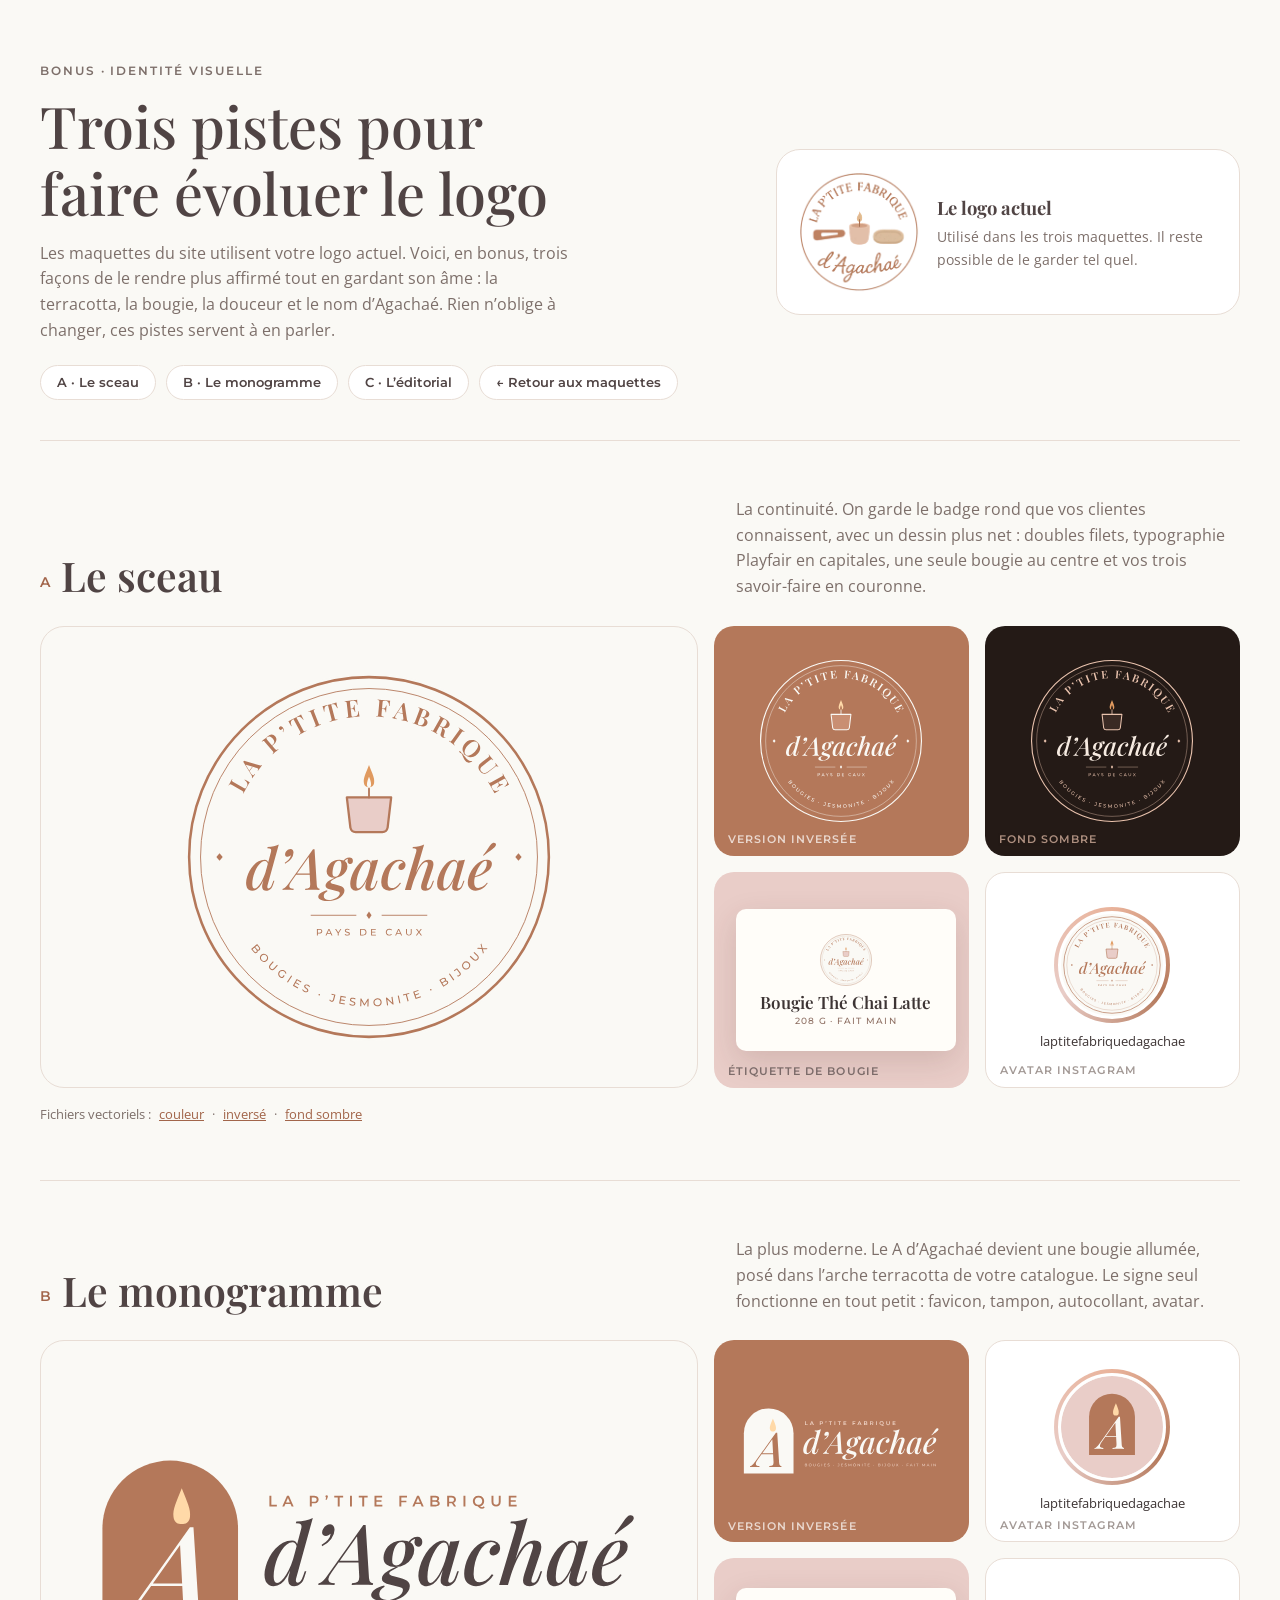
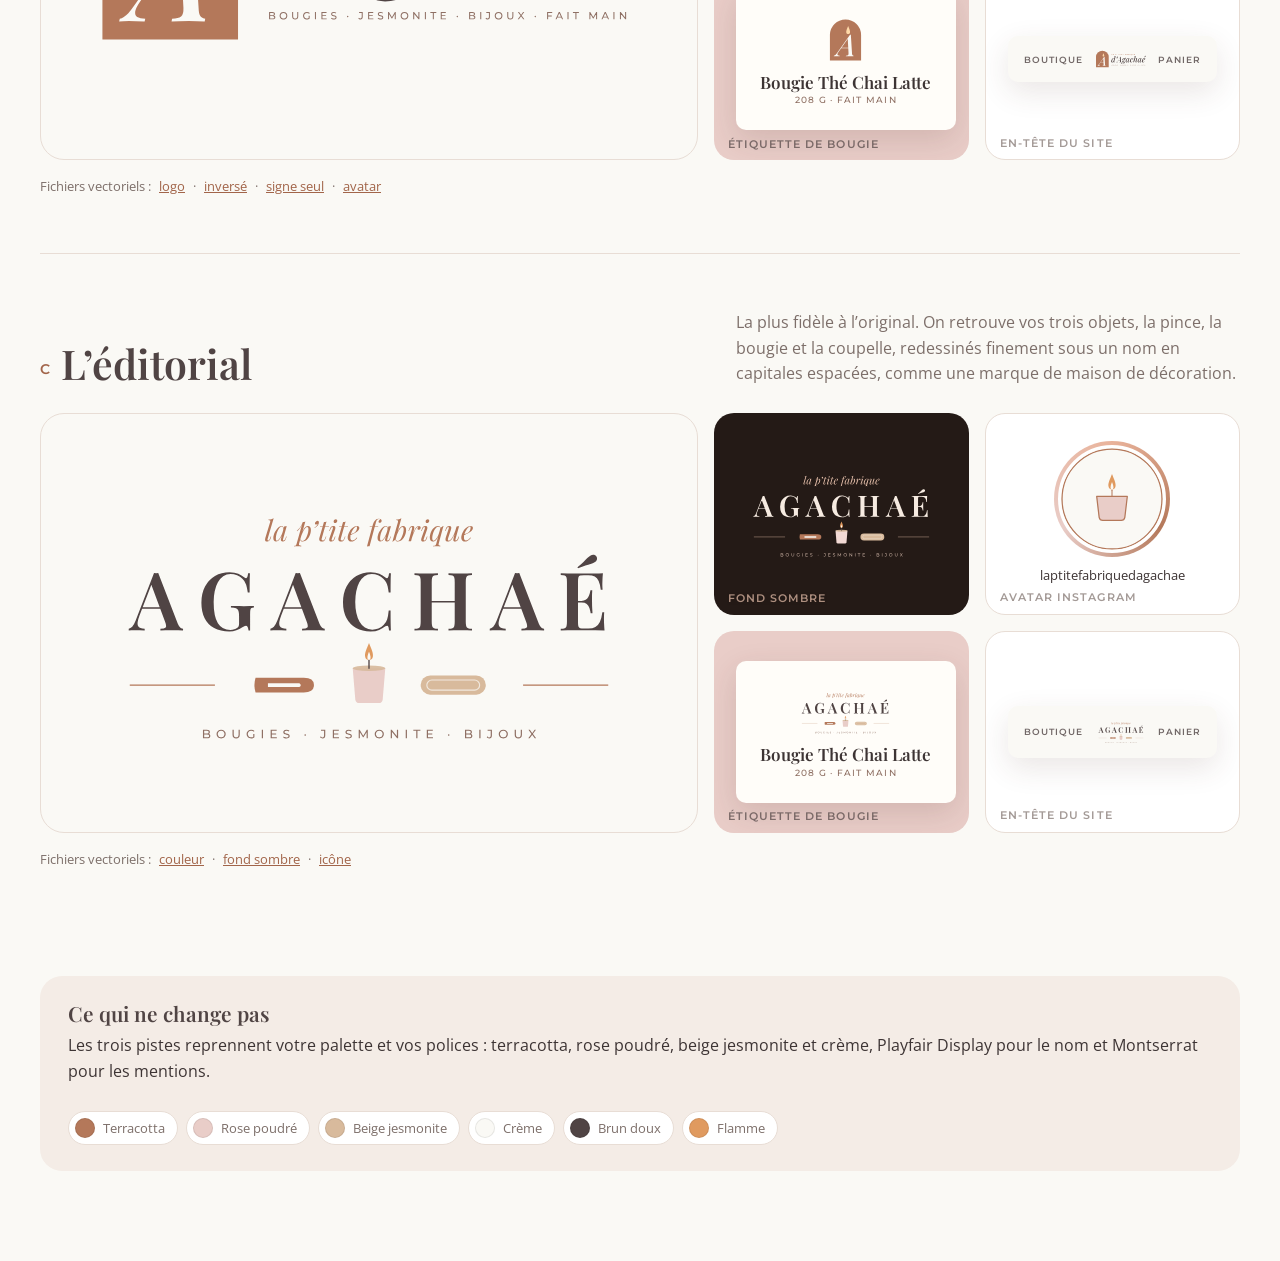
<file: logos.html>
<!DOCTYPE html>
<html lang="fr">
<head>
<meta charset="utf-8">
<meta name="robots" content="noindex, nofollow">
<meta name="viewport" content="width=device-width, initial-scale=1">
<title>Pistes de logo · La P’tite Fabrique d’Agachaé</title>
<link rel="icon" href="img/logo.webp">
<link rel="preconnect" href="https://fonts.googleapis.com">
<link rel="preconnect" href="https://fonts.gstatic.com" crossorigin>
<link href="https://fonts.googleapis.com/css2?family=Montserrat:wght@500;600&family=Open+Sans:ital,wght@0,400;0,600;0,700;1,400&family=Playfair+Display:ital,wght@0,400;0,500;0,600;1,400;1,500&display=swap" rel="stylesheet">
<link rel="stylesheet" href="assets/base.css">
<style>
/* Planche de présentation : 3 pistes de logo, chacune montrée en grand puis en situation (avatar, étiquette de bougie, en-tête de site) */
.top { padding-block: 64px 40px; }
.top .wrap { display: grid; grid-template-columns: 1.2fr .8fr; gap: 40px; align-items: center; }
.eyebrow { font: 600 12px/1.2 var(--f-label); letter-spacing: .16em; text-transform: uppercase; color: var(--terra-ink); }
.top h1 { font-size: clamp(2.2rem, 4.6vw, 3.6rem); font-weight: 500; margin: 14px 0 16px; }
.top p { color: var(--muted); max-width: 60ch; }
.current { background: #fff; border: 1px solid var(--line); border-radius: 24px; padding: 22px; display: grid; grid-template-columns: 120px 1fr; gap: 18px; align-items: center; }
.current img { width: 120px; height: 120px; }
.current strong { font-family: var(--f-display); color: var(--ink); font-size: 1.15rem; display: block; margin-bottom: 4px; }
.current p { font-size: 14px; }
.toc { display: flex; gap: 10px; flex-wrap: wrap; margin-top: 22px; }
.toc a { text-decoration: none; border: 1px solid var(--line); background: #fff; border-radius: 999px; padding: 10px 16px; font: 600 13px/1 var(--f-label); color: var(--ink); }
.toc a:hover { border-color: var(--terra-ink); }

.piste { padding-block: 56px; border-top: 1px solid var(--line); }
.phead { display: flex; justify-content: space-between; align-items: end; gap: 20px; flex-wrap: wrap; margin-bottom: 26px; }
.phead h2 { font-size: clamp(1.8rem, 3.2vw, 2.6rem); }
.phead h2 span { font-family: var(--f-label); font-size: .9rem; letter-spacing: .1em; color: var(--terra-ink); margin-right: 10px; vertical-align: middle; }
.phead p { color: var(--muted); max-width: 56ch; }
.board { display: grid; grid-template-columns: 1.25fr 1fr; gap: 16px; }
.hero-tile { background: var(--cream); border: 1px solid var(--line); border-radius: 24px; display: grid; place-items: center; padding: 40px; min-height: 420px; }
.hero-tile img { max-height: 380px; width: auto; max-width: 100%; }
.apps { display: grid; grid-template-columns: 1fr 1fr; gap: 16px; }
.tile { border-radius: 20px; display: grid; place-items: center; padding: 22px; min-height: 200px; position: relative; overflow: hidden; }
.tile img { max-width: 100%; max-height: 170px; }
.tile .cap { position: absolute; left: 14px; bottom: 10px; font: 600 10.5px/1 var(--f-label); letter-spacing: .1em; text-transform: uppercase; opacity: .7; }
.t-terra { background: #b4785a; color: #fff; }
.t-dark { background: #241a16; color: #e9c2ad; }
.t-blush { background: var(--rose); color: var(--ink); }
.t-white { background: #fff; border: 1px solid var(--line); color: var(--muted); }
/* avatar Instagram */
.avatar { display: grid; justify-items: center; gap: 8px; font-size: 13px; color: var(--text); }
.avatar .ring { width: 116px; height: 116px; border-radius: 50%; padding: 4px; background: conic-gradient(#e9b39b, #b4785a, #e9cdc8, #e9b39b); }
.avatar .ring img { width: 100%; height: 100%; border-radius: 50%; background: #faf9f5; object-fit: contain; border: 3px solid #fff; }
/* étiquette de bougie */
.label { width: 220px; aspect-ratio: 1.55; background: #fffdf9; border-radius: 10px; box-shadow: 0 10px 30px rgba(80,50,40,.15); display: grid; place-items: center; text-align: center; padding: 12px; gap: 2px; align-content: center; }
.label img { max-height: 54px; }
.label b { font-family: var(--f-display); font-weight: 600; color: #3d3434; font-size: 17px; line-height: 1.15; display: block; margin-top: 4px; }
.label small { font: 500 9px/1.3 var(--f-label); letter-spacing: .14em; color: #8f7064; text-transform: uppercase; }
/* en-tête de site */
.sitebar { width: 100%; background: #faf9f5; border-radius: 10px; box-shadow: 0 10px 30px rgba(80,50,40,.12); padding: 12px 16px; display: flex; align-items: center; justify-content: space-between; gap: 10px; font: 600 9px/1 var(--f-label); letter-spacing: .12em; color: #504444; }
.sitebar img { max-height: 40px; max-width: 58%; min-width: 0; }
.sitebar span { flex: none; }
.sitebar span { opacity: .8; }
.files { margin-top: 16px; display: flex; gap: 8px; flex-wrap: wrap; font-size: 13px; color: var(--muted); align-items: center; }
.files a { color: var(--terra-ink); }
.palette { display: flex; gap: 8px; margin-top: 18px; flex-wrap: wrap; }
.palette span { display: inline-flex; align-items: center; gap: 8px; font-size: 13px; color: var(--muted); border: 1px solid var(--line); border-radius: 999px; padding: 6px 12px 6px 6px; background: #fff; }
.palette i { width: 20px; height: 20px; border-radius: 50%; display: inline-block; border: 1px solid rgba(0,0,0,.08); }
.note { background: var(--blush); border-radius: 22px; padding: 26px 28px; margin-block: 50px 90px; display: grid; gap: 8px; }
.note h3 { font-size: 1.3rem; }
@media (max-width: 900px) { .top .wrap, .board { grid-template-columns: 1fr; } .hero-tile { min-height: 300px; padding: 26px; } }
@media (max-width: 520px) { .apps { grid-template-columns: 1fr; } .current { grid-template-columns: 80px 1fr; } .current img { width: 80px; height: 80px; } }
</style>
</head>
<body>
<header class="top">
  <div class="wrap">
    <div>
      <p class="eyebrow">Bonus · Identité visuelle</p>
      <h1>Trois pistes pour faire évoluer le logo</h1>
      <p>Les maquettes du site utilisent votre logo actuel. Voici, en bonus, trois façons de le rendre plus affirmé tout en gardant son âme : la terracotta, la bougie, la douceur et le nom d’Agachaé. Rien n’oblige à changer, ces pistes servent à en parler.</p>
      <nav class="toc" aria-label="Pistes"><a href="#sceau">A · Le sceau</a><a href="#monogramme">B · Le monogramme</a><a href="#editorial">C · L’éditorial</a><a href="index.html">← Retour aux maquettes</a></nav>
    </div>
    <div class="current"><img src="img/logo.webp" alt="Logo actuel de La P’tite Fabrique d’Agachaé"><div><strong>Le logo actuel</strong><p>Utilisé dans les trois maquettes. Il reste possible de le garder tel quel.</p></div></div>
  </div>
</header>

<main class="wrap">
  <section class="piste" id="sceau" aria-labelledby="h-a">
    <div class="phead"><h2 id="h-a"><span>A</span>Le sceau</h2><p>La continuité. On garde le badge rond que vos clientes connaissent, avec un dessin plus net : doubles filets, typographie Playfair en capitales, une seule bougie au centre et vos trois savoir-faire en couronne.</p></div>
    <div class="board">
      <div class="hero-tile"><img src="logos/A-sceau.svg" alt="Piste A, logo sceau rond"></div>
      <div class="apps">
        <div class="tile t-terra"><img src="logos/A-sceau-inverse.svg" alt="Piste A en version inversée"><span class="cap">Version inversée</span></div>
        <div class="tile t-dark"><img src="logos/A-sceau-sombre.svg" alt="Piste A sur fond sombre"><span class="cap">Fond sombre</span></div>
        <div class="tile t-blush"><div class="label"><img src="logos/A-sceau.svg" alt=""><b>Bougie Thé Chai Latte</b><small>208 g · fait main</small></div><span class="cap">Étiquette de bougie</span></div>
        <div class="tile t-white"><div class="avatar"><span class="ring"><img src="logos/A-sceau.svg" alt=""></span>laptitefabriquedagachae</div><span class="cap">Avatar Instagram</span></div>
      </div>
    </div>
    <p class="files">Fichiers vectoriels : <a href="logos/A-sceau.svg">couleur</a> · <a href="logos/A-sceau-inverse.svg">inversé</a> · <a href="logos/A-sceau-sombre.svg">fond sombre</a></p>
  </section>

  <section class="piste" id="monogramme" aria-labelledby="h-b">
    <div class="phead"><h2 id="h-b"><span>B</span>Le monogramme</h2><p>La plus moderne. Le A d’Agachaé devient une bougie allumée, posé dans l’arche terracotta de votre catalogue. Le signe seul fonctionne en tout petit : favicon, tampon, autocollant, avatar.</p></div>
    <div class="board">
      <div class="hero-tile"><img src="logos/B-monogramme.svg" alt="Piste B, monogramme A et nom d’Agachaé"></div>
      <div class="apps">
        <div class="tile t-terra"><img src="logos/B-monogramme-inverse.svg" alt="Piste B en version inversée"><span class="cap">Version inversée</span></div>
        <div class="tile t-white"><div class="avatar"><span class="ring"><img src="logos/B-icone-rond.svg" alt=""></span>laptitefabriquedagachae</div><span class="cap">Avatar Instagram</span></div>
        <div class="tile t-blush"><div class="label"><img src="logos/B-icone.svg" alt=""><b>Bougie Thé Chai Latte</b><small>208 g · fait main</small></div><span class="cap">Étiquette de bougie</span></div>
        <div class="tile t-white"><div class="sitebar"><span>BOUTIQUE</span><img src="logos/B-monogramme.svg" alt=""><span>PANIER</span></div><span class="cap">En-tête du site</span></div>
      </div>
    </div>
    <p class="files">Fichiers vectoriels : <a href="logos/B-monogramme.svg">logo</a> · <a href="logos/B-monogramme-inverse.svg">inversé</a> · <a href="logos/B-icone.svg">signe seul</a> · <a href="logos/B-icone-rond.svg">avatar</a></p>
  </section>

  <section class="piste" id="editorial" aria-labelledby="h-c">
    <div class="phead"><h2 id="h-c"><span>C</span>L’éditorial</h2><p>La plus fidèle à l’original. On retrouve vos trois objets, la pince, la bougie et la coupelle, redessinés finement sous un nom en capitales espacées, comme une marque de maison de décoration.</p></div>
    <div class="board">
      <div class="hero-tile"><img src="logos/C-editorial.svg" alt="Piste C, nom AGACHAÉ en capitales avec trois objets"></div>
      <div class="apps">
        <div class="tile t-dark"><img src="logos/C-editorial-sombre.svg" alt="Piste C sur fond sombre"><span class="cap">Fond sombre</span></div>
        <div class="tile t-white"><div class="avatar"><span class="ring"><img src="logos/C-icone.svg" alt=""></span>laptitefabriquedagachae</div><span class="cap">Avatar Instagram</span></div>
        <div class="tile t-blush"><div class="label"><img src="logos/C-editorial.svg" alt=""><b>Bougie Thé Chai Latte</b><small>208 g · fait main</small></div><span class="cap">Étiquette de bougie</span></div>
        <div class="tile t-white"><div class="sitebar"><span>BOUTIQUE</span><img src="logos/C-editorial.svg" alt=""><span>PANIER</span></div><span class="cap">En-tête du site</span></div>
      </div>
    </div>
    <p class="files">Fichiers vectoriels : <a href="logos/C-editorial.svg">couleur</a> · <a href="logos/C-editorial-sombre.svg">fond sombre</a> · <a href="logos/C-icone.svg">icône</a></p>
  </section>

  <div class="note">
    <h3>Ce qui ne change pas</h3>
    <p>Les trois pistes reprennent votre palette et vos polices : terracotta, rose poudré, beige jesmonite et crème, Playfair Display pour le nom et Montserrat pour les mentions.</p>
    <div class="palette"><span><i style="background:#b4785a"></i>Terracotta</span><span><i style="background:#e9cdc8"></i>Rose poudré</span><span><i style="background:#d8ba9c"></i>Beige jesmonite</span><span><i style="background:#faf9f5"></i>Crème</span><span><i style="background:#504444"></i>Brun doux</span><span><i style="background:#e09a5f"></i>Flamme</span></div>
  </div>
</main>
</body>
</html>
</file>
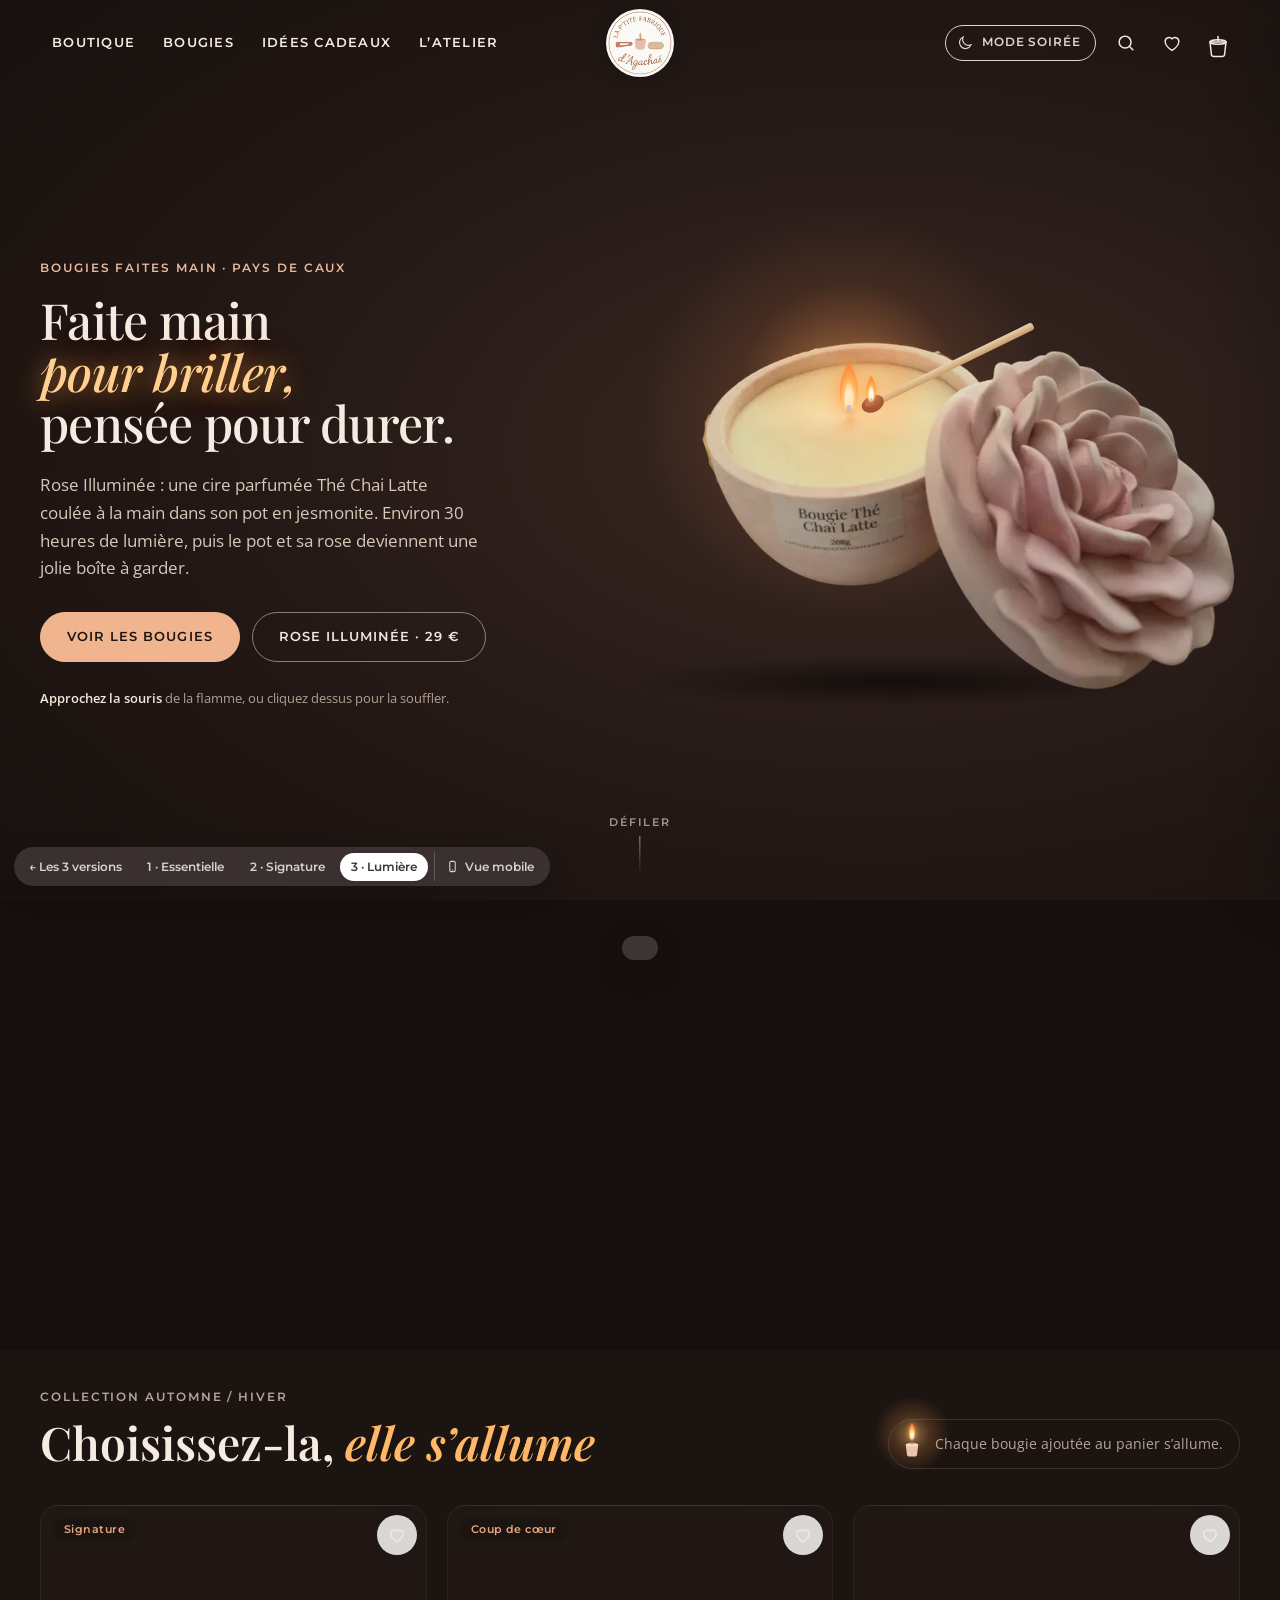
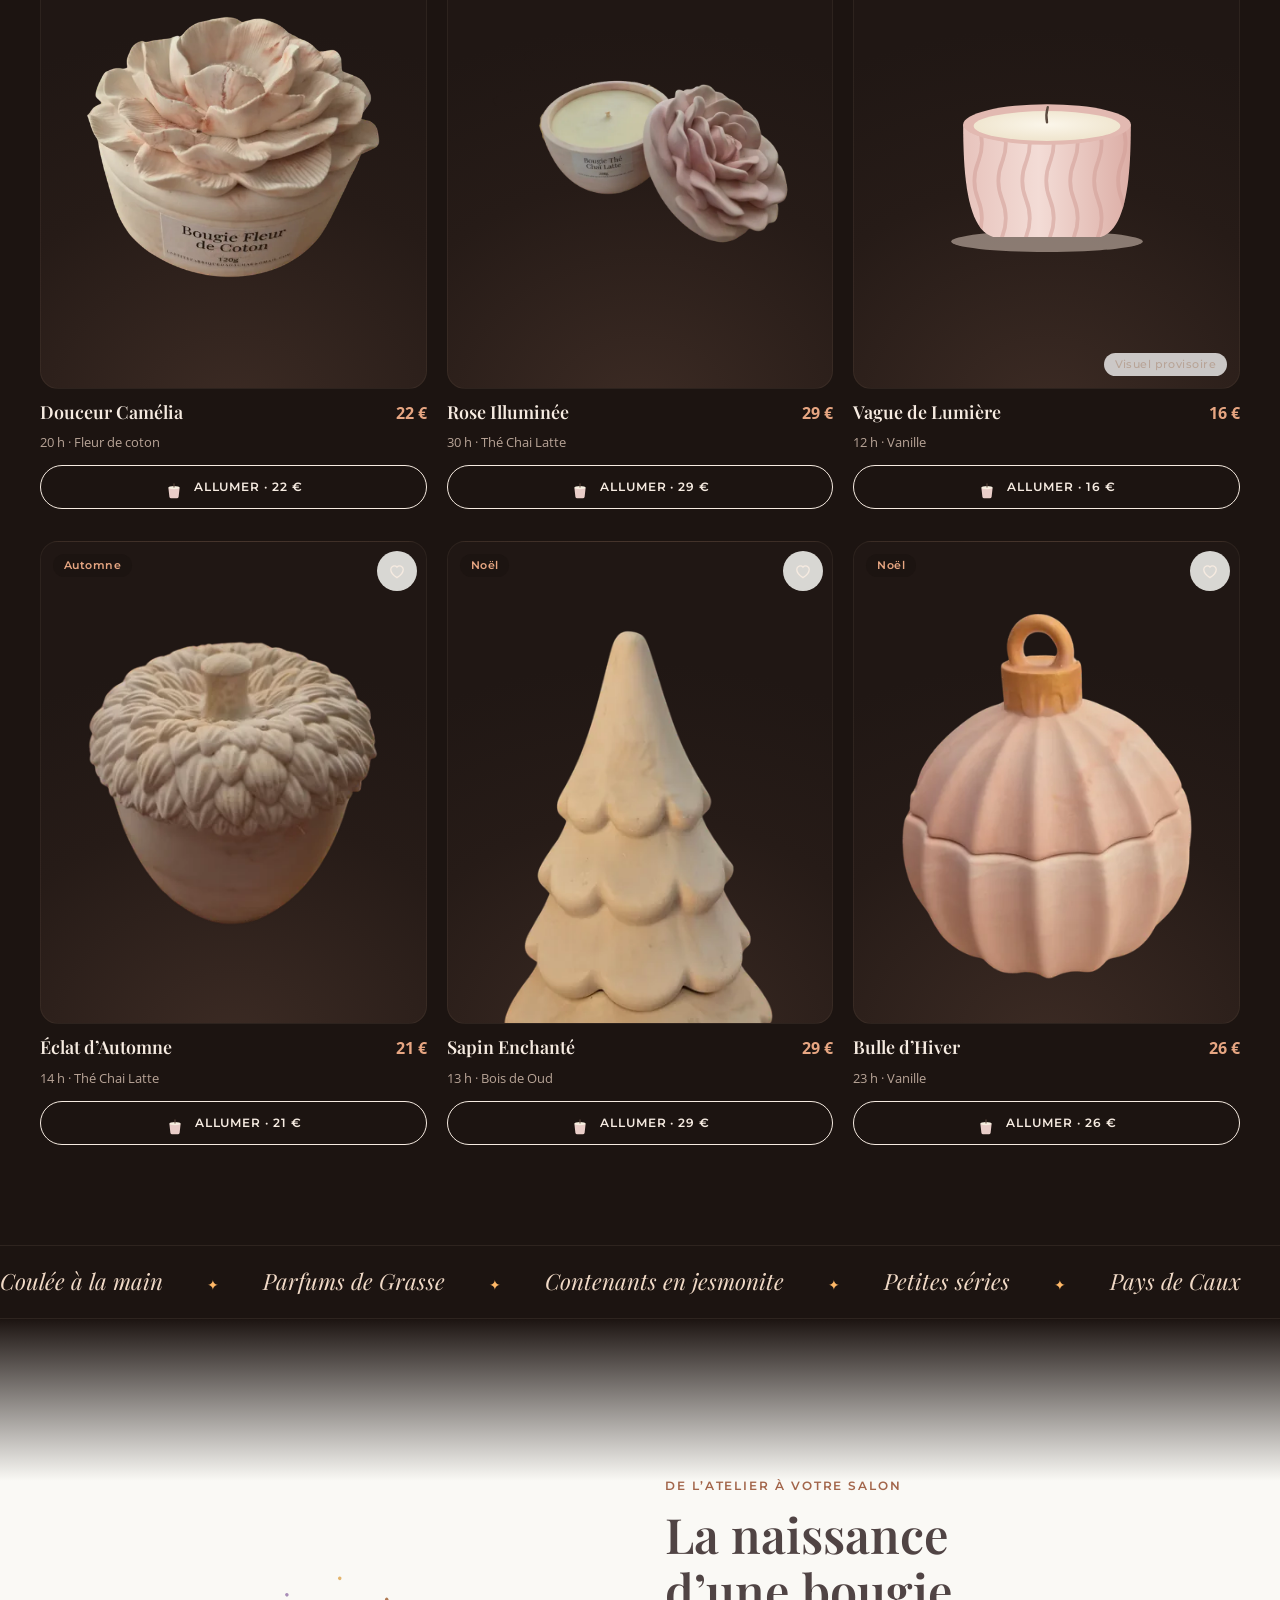
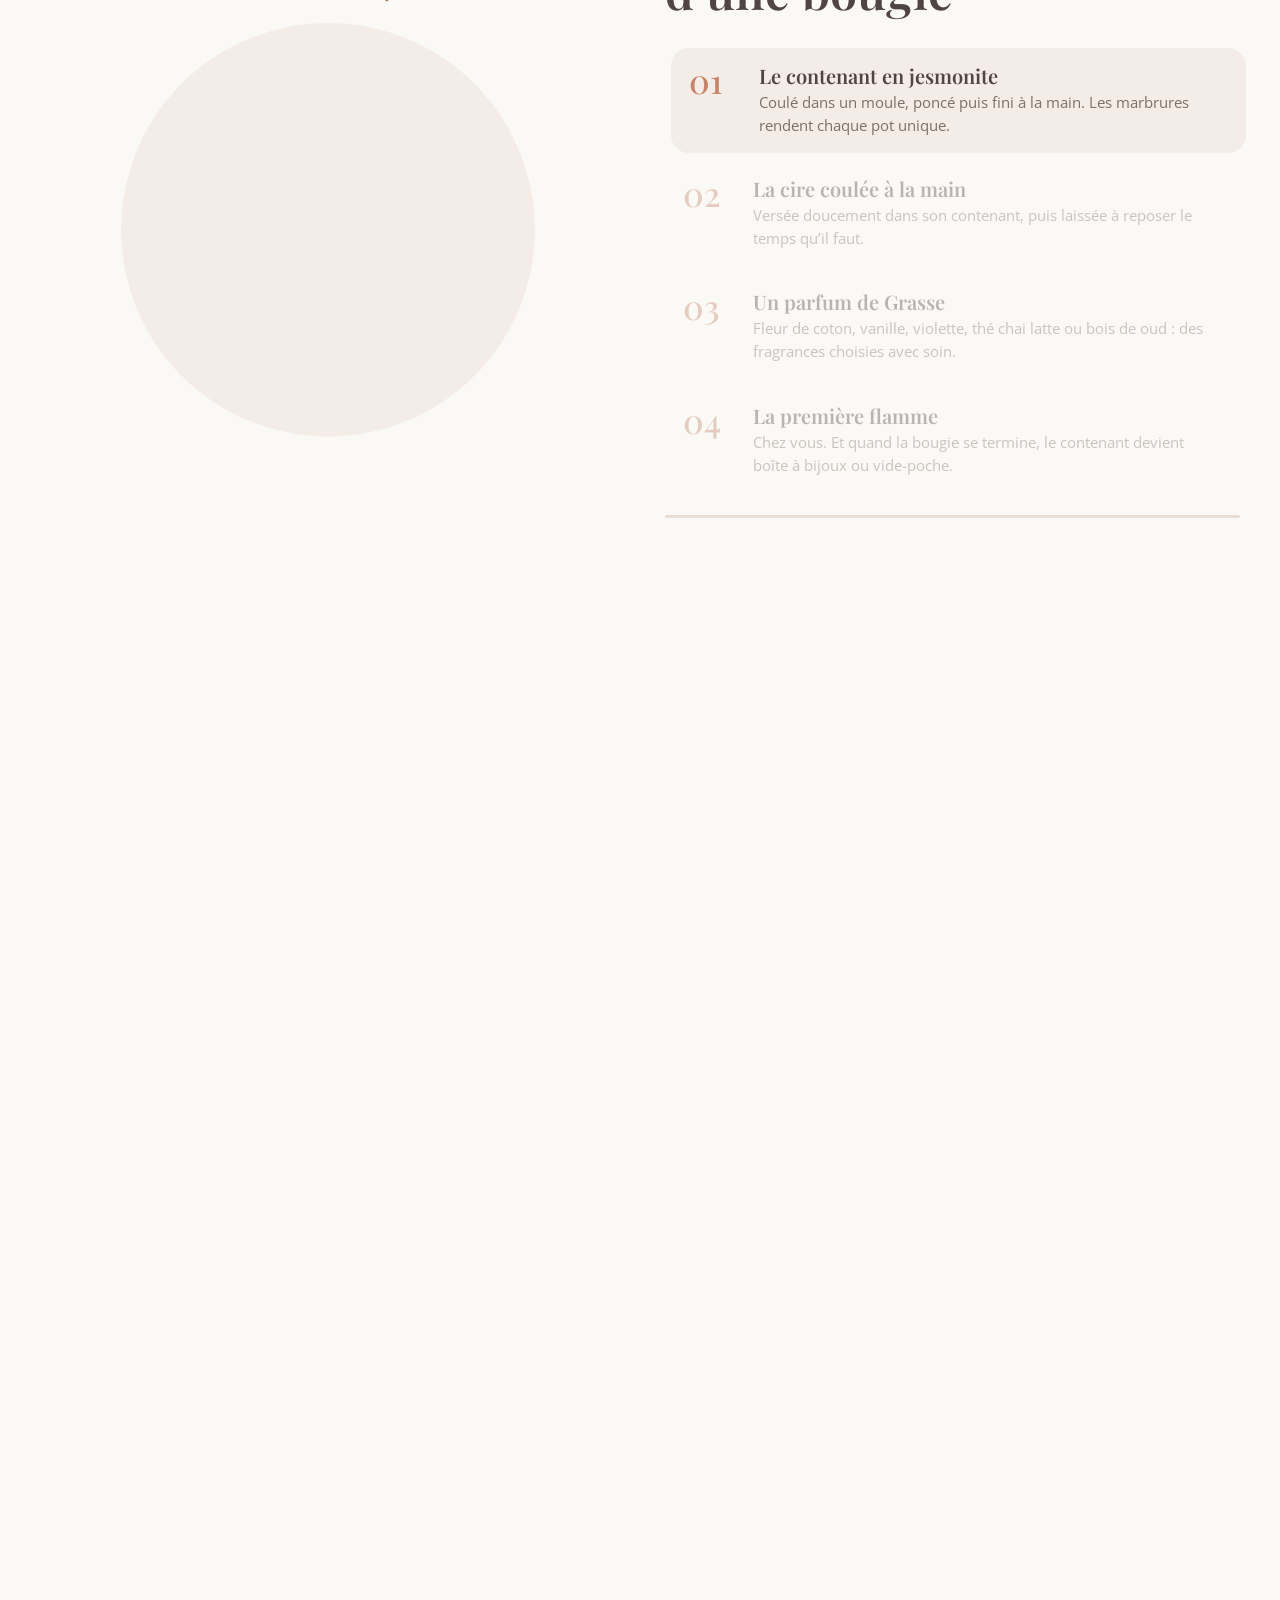
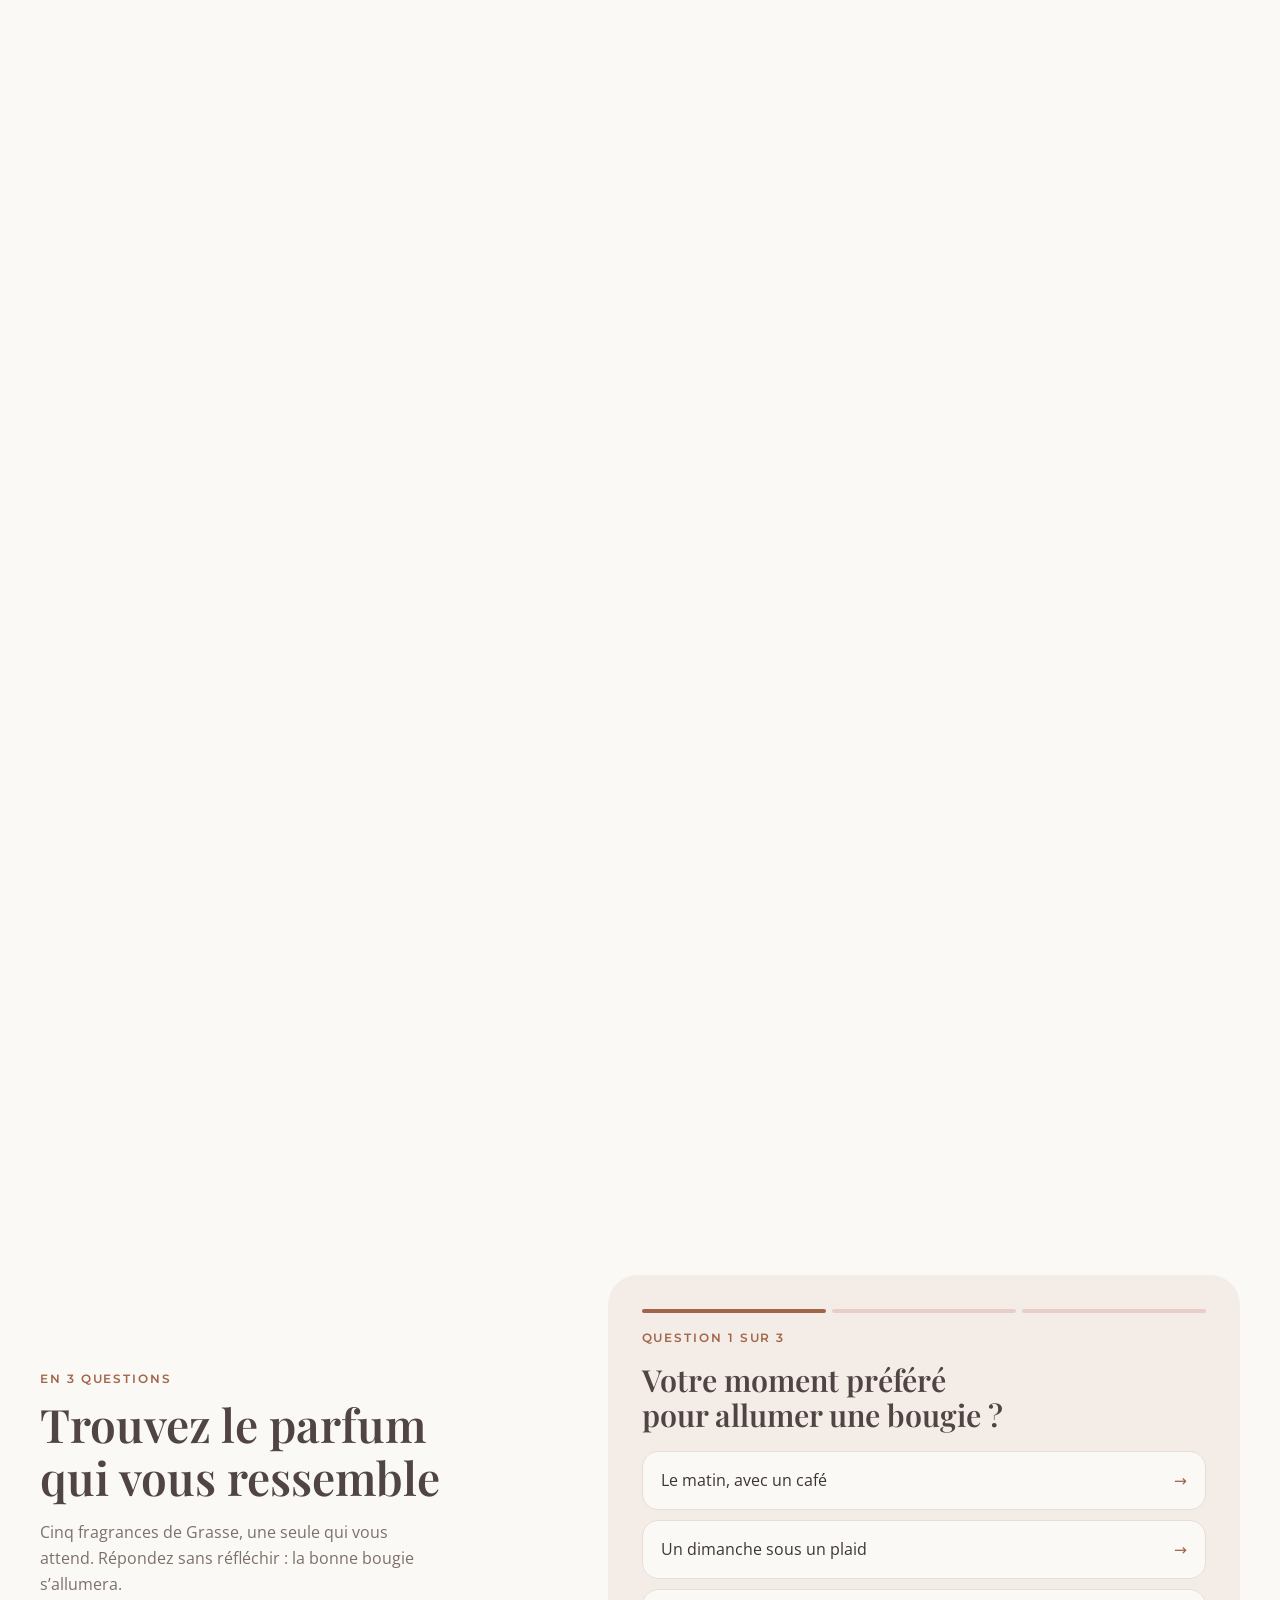
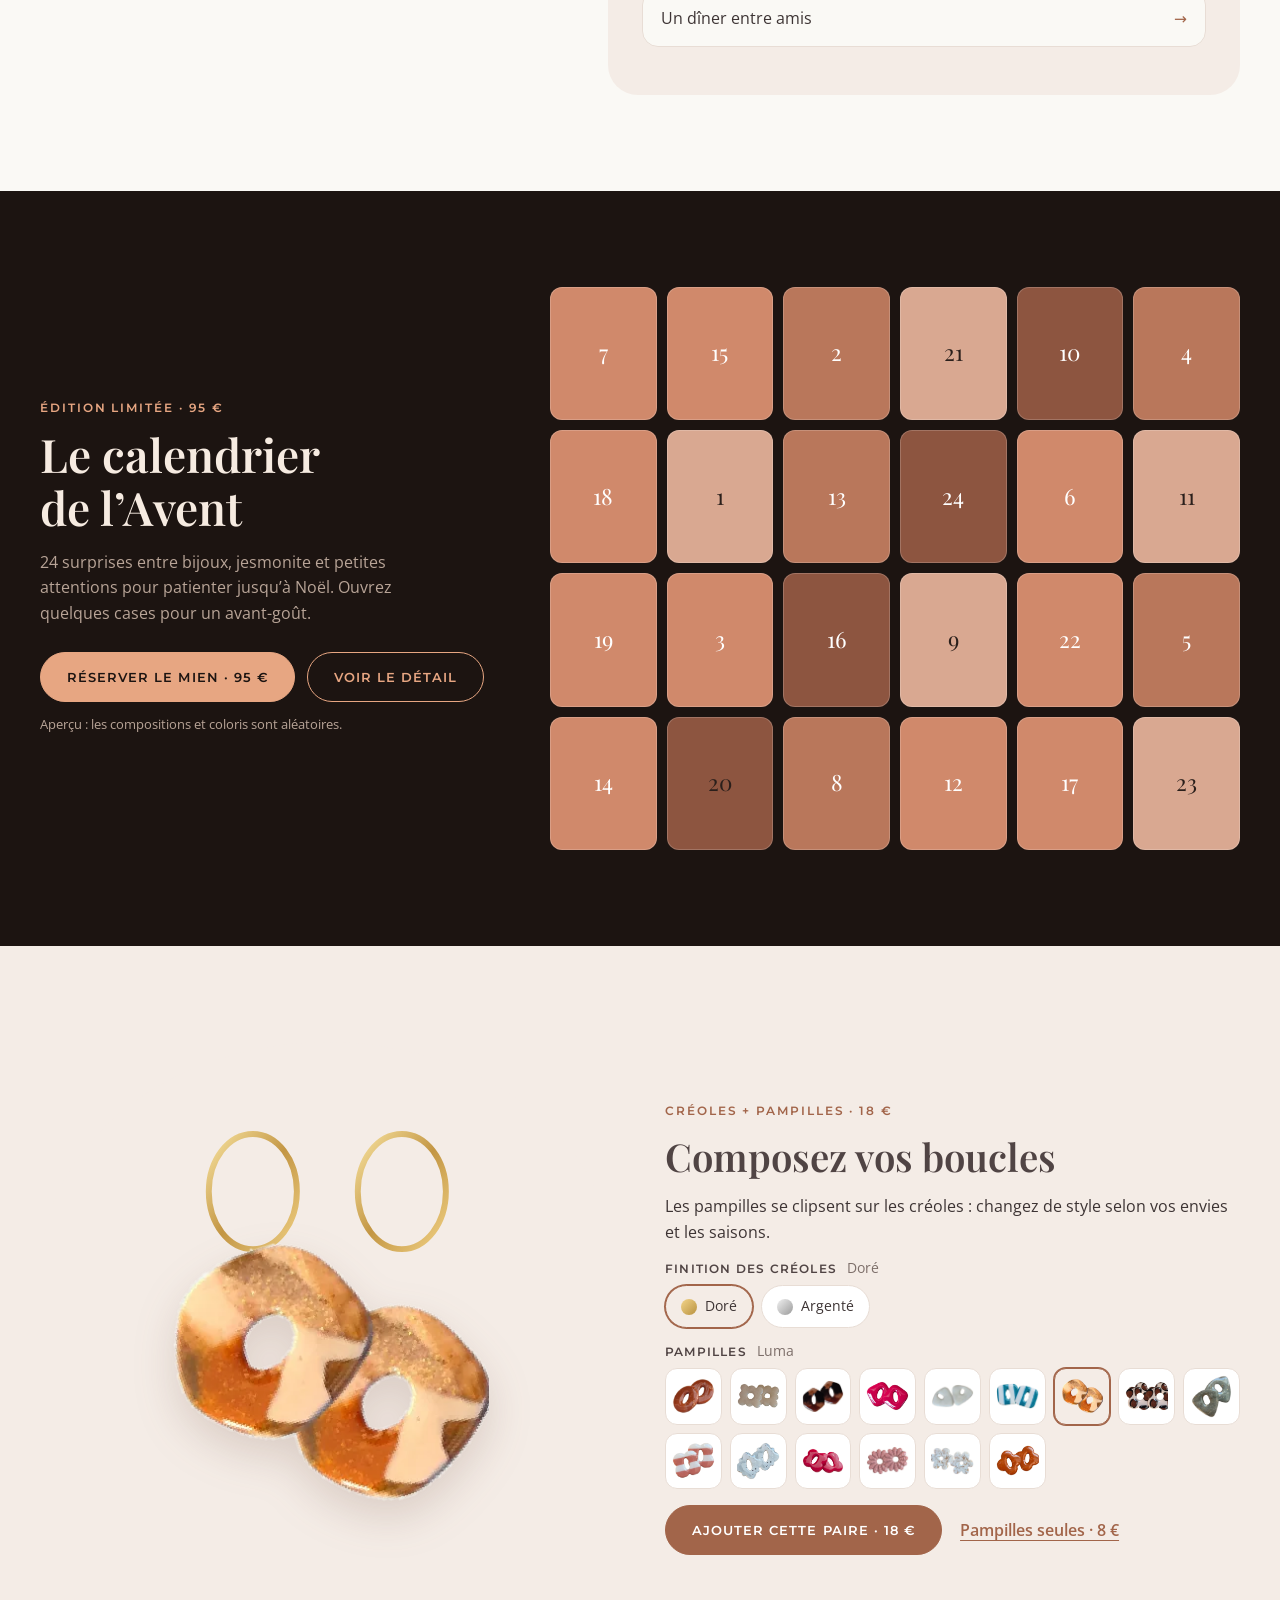
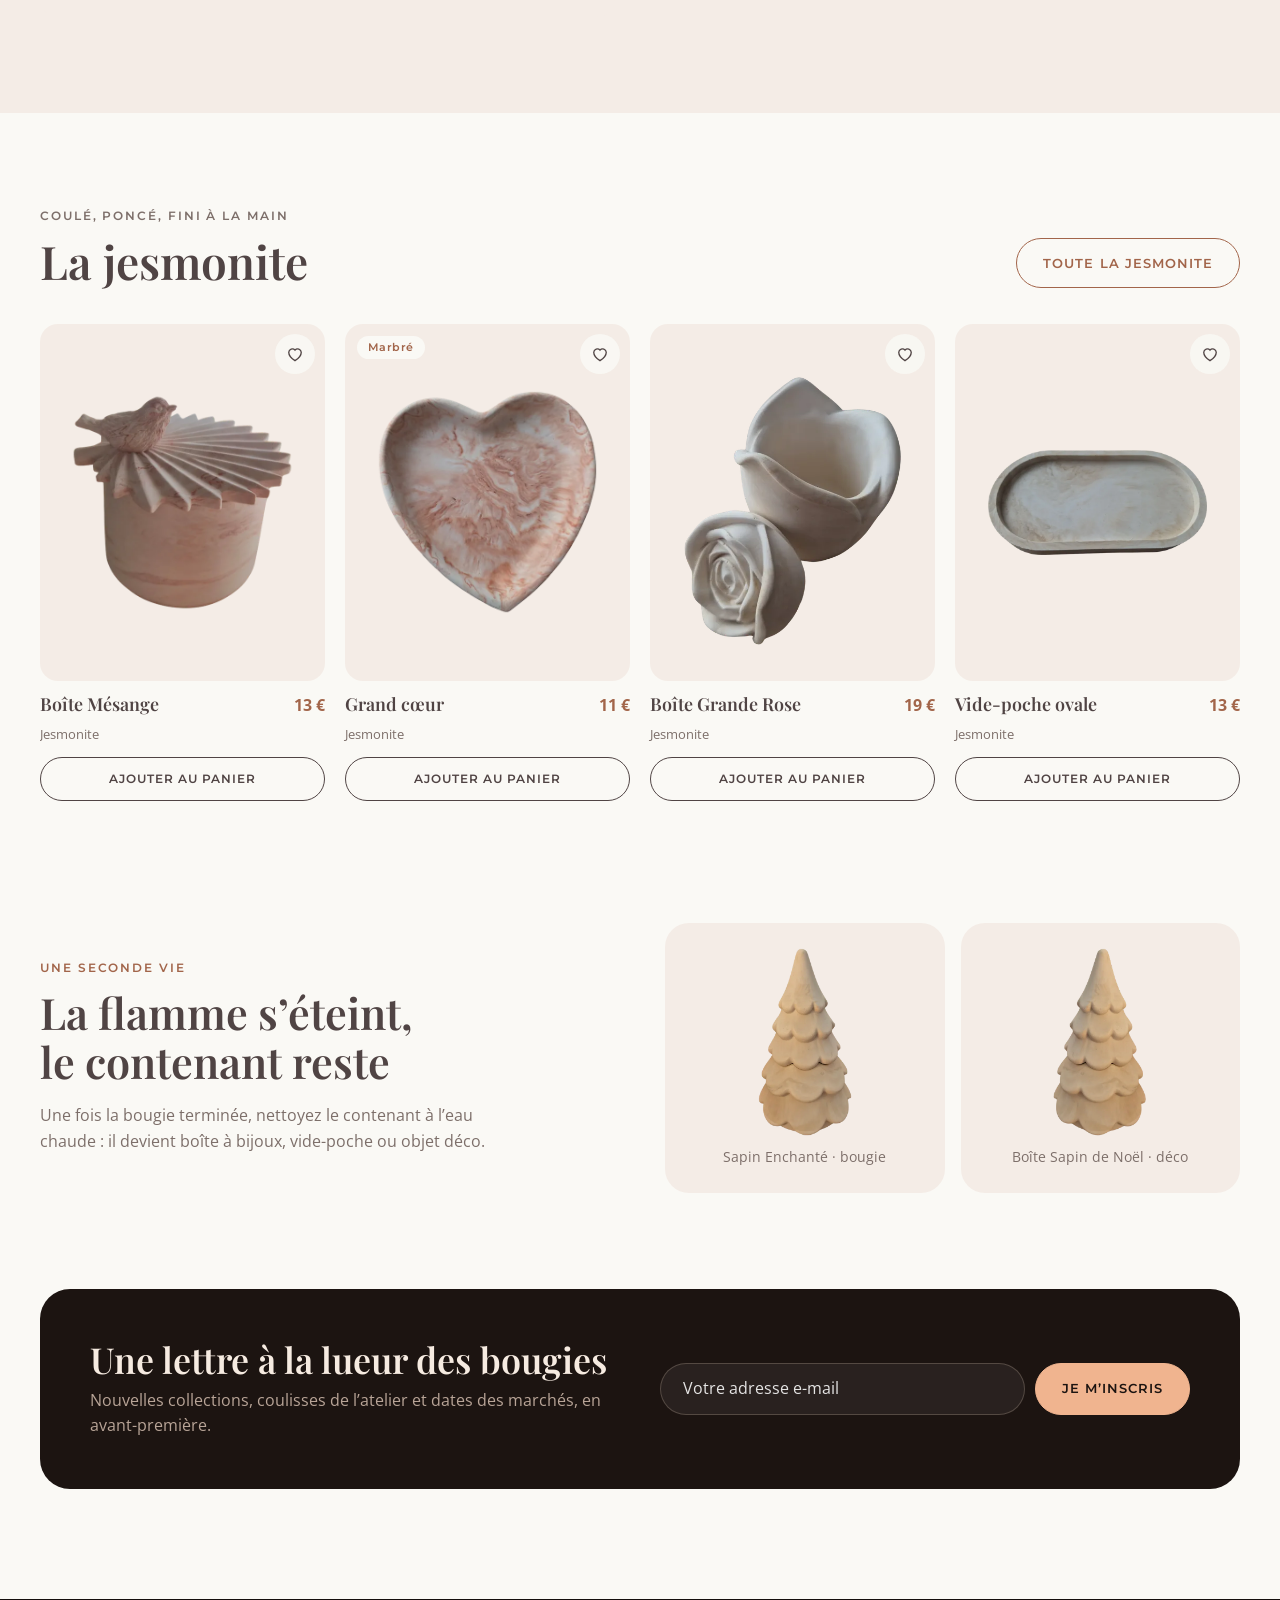
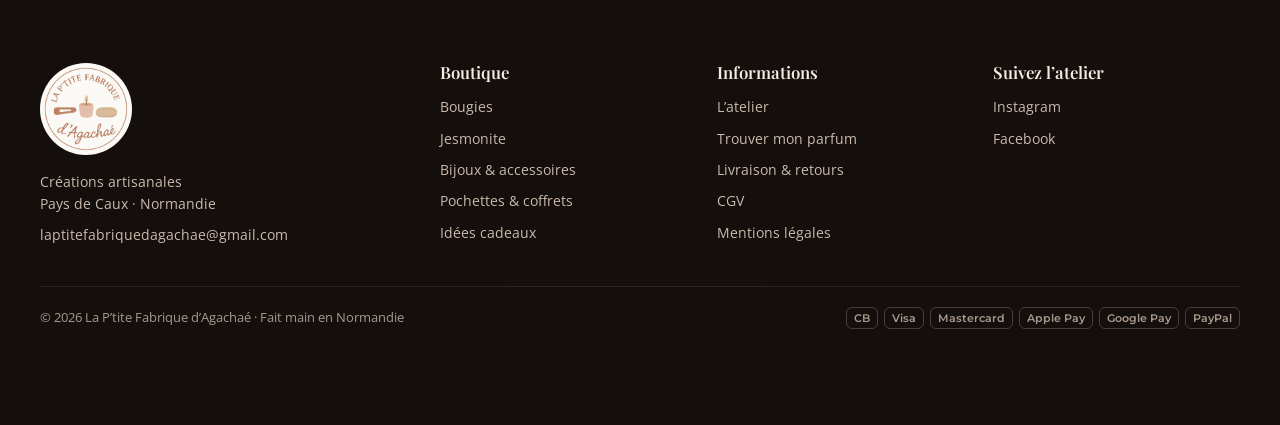
<file: lumiere.html>
<!DOCTYPE html>
<html lang="fr" data-version="v3">
<head>
<meta charset="utf-8">
<meta name="robots" content="noindex, nofollow">
<meta name="viewport" content="width=device-width, initial-scale=1">
<title>Lumière · La P’tite Fabrique d’Agachaé</title>
<meta name="description" content="Bougies parfumées coulées à la main dans des contenants en jesmonite, bijoux et accessoires faits main dans le Pays de Caux. Trouvez votre parfum, composez vos boucles, découvrez le calendrier de l’Avent.">
<meta property="og:title" content="La P’tite Fabrique d’Agachaé · Allumez la douceur">
<meta property="og:type" content="website">
<script type="application/ld+json">
{"@context":"https://schema.org","@graph":[
{"@type":"Store","name":"La P’tite Fabrique d’Agachaé","founder":{"@type":"Person","name":"Lucie"},"address":{"@type":"PostalAddress","addressLocality":"Pays de Caux","addressRegion":"Normandie","addressCountry":"FR"},"email":"laptitefabriquedagachae@gmail.com","sameAs":["https://www.instagram.com/laptitefabriquedagachae"]},
{"@type":"Product","name":"Rose Illuminée","description":"Bougie parfumée coulée à la main dans un pot en jesmonite, couvercle rose sculpté. Environ 30 h de combustion.","brand":{"@type":"Brand","name":"La P’tite Fabrique d’Agachaé"},"offers":{"@type":"Offer","price":"29.00","priceCurrency":"EUR","availability":"https://schema.org/InStock"}}]}
</script>
<link rel="icon" href="img/logo.webp">
<link rel="preconnect" href="https://fonts.googleapis.com">
<link rel="preconnect" href="https://fonts.gstatic.com" crossorigin>
<link href="https://fonts.googleapis.com/css2?family=Montserrat:wght@500;600&family=Open+Sans:ital,wght@0,400;0,600;0,700;1,400&family=Playfair+Display:ital,wght@0,400;0,500;0,600;0,700;1,400;1,500&display=swap" rel="stylesheet">
<link rel="stylesheet" href="assets/base.css">
<link rel="stylesheet" href="assets/shop.css">
<style>
/* Version 3 · Lumière — la marque racontée par la flamme : héros nocturne animé, bougies qui s'allument à l'ajout, mode soirée */
:root { --amber: #ffb867; --night: #1c1411; --night-2: #2a1f1b; }
html.soir, .night {
  --cream: #1c1411; --blush: #2a1f1b; --rose: #3a2a24; --rose-deep: #c99482; --terra: #d0896b; --terra-ink: #e7a682; --sand: #4f3e33;
  --ink: #f6ebe1; --text: #e9dbd0; --muted: #b8a497; --line: rgba(255,236,220,.13); --panel: #251b17; --card: #2a1f1b; color-scheme: dark;
}
.night { background: var(--cream); color: var(--text); }
html.soir .btn, .night .btn { color: #1c1411; }
html.soir .btn:hover, .night .btn:hover { background: #f3bd9c; border-color: #f3bd9c; }
html.soir .btn.ghost, .night .btn.ghost { color: var(--terra-ink); }
html.soir .btn.ghost:hover, .night .btn.ghost:hover { color: #1c1411; background: var(--terra-ink); }
html.soir .count, .night .count { color: #1c1411; }
html.soir .padd:hover, .night .padd:hover { color: #1c1411; }
html.soir .fbtn[aria-pressed="true"], html.soir .tab[aria-selected="true"] { color: var(--ink); }
html.soir .tab[aria-selected="true"] { background: var(--terra-ink); color: #1c1411; border-color: var(--terra-ink); }
html.soir .brand img, html.soir .flogo { background: #faf9f5; border-radius: 50%; }
body { transition: background .6s ease, color .6s ease; }

/* ——— Flamme ——— */
.flm { position: absolute; left: 0; top: 0; width: var(--fw, 20px); height: calc(var(--fw, 20px) * 2.5); transform: translate(-50%, -94%); pointer-events: none; z-index: 4; }
.flm-lean { position: absolute; inset: 0; transform-origin: 50% 94%; transform: rotate(var(--lean, 0deg)); }
.flm-grow { position: absolute; inset: 0; transform-origin: 50% 94%; transform: scale(0, 0); opacity: 0; transition: transform .9s cubic-bezier(.3, 1.6, .5, 1), opacity .3s; }
.flm.on .flm-grow { transform: scale(1, 1); opacity: 1; }
.flm-flick { position: absolute; inset: 0; transform-origin: 50% 94%; animation: flick 2.4s ease-in-out infinite; }
.flm-svg { width: 100%; height: 100%; overflow: visible; filter: drop-shadow(0 0 calc(var(--fw, 20px) * .3) rgba(255, 168, 80, .95)); }
.flm-halo { position: absolute; left: 50%; top: 62%; width: calc(var(--fw, 20px) * 10); height: calc(var(--fw, 20px) * 10); border-radius: 50%; transform: translate(-50%, -50%) scale(.2); opacity: 0;
  background: radial-gradient(circle, rgba(255, 196, 120, .5) 0%, rgba(255, 160, 80, .2) 32%, rgba(255, 140, 60, 0) 68%); transition: transform 1.4s ease, opacity 1.2s ease; pointer-events: none; }
.flm.on .flm-halo { transform: translate(-50%, -50%) scale(1); opacity: 1; animation: halo 3.2s ease-in-out infinite; }
@keyframes flick { 0%, 100% { transform: scale(1, 1) skewX(0); } 18% { transform: scale(.95, 1.05) skewX(1.6deg); } 36% { transform: scale(1.03, .96) skewX(-1.2deg); } 52% { transform: scale(.97, 1.07) skewX(.6deg); } 70% { transform: scale(1.02, .97) skewX(-1.8deg); } 86% { transform: scale(.98, 1.03) skewX(1deg); } }
@keyframes halo { 0%, 100% { filter: brightness(1); } 30% { filter: brightness(1.15); } 55% { filter: brightness(.9); } 80% { filter: brightness(1.08); } }

/* ——— En-tête ——— */
header.site { position: fixed; top: 0; left: 0; right: 0; z-index: 60; color: #f6ebe1; transition: background .4s, color .4s, box-shadow .4s; }
header.site.solid { background: rgba(250, 249, 245, .94); color: var(--ink); box-shadow: 0 1px 0 var(--line); backdrop-filter: blur(10px); }
html.soir header.site.solid { background: rgba(28, 20, 17, .92); }
header.site .wrap { display: grid; grid-template-columns: 1fr auto 1fr; align-items: center; min-height: 86px; gap: 16px; }
.nav-l { display: flex; gap: 4px; }
.nav-l a { text-decoration: none; font: 600 12.5px/1 var(--f-label); letter-spacing: .1em; text-transform: uppercase; padding: 12px; border-radius: 999px; }
.nav-l a:hover, .nav-l a.active { background: rgba(255, 190, 140, .14); }
.brand img { width: 68px; height: 68px; background: #faf9f5; border-radius: 50%; padding: 2px; box-shadow: 0 4px 18px rgba(0, 0, 0, .18); }
.nav-r { justify-self: end; display: flex; gap: 2px; align-items: center; }
.soir-btn { display: inline-flex; align-items: center; gap: 8px; border: 1px solid currentColor; border-radius: 999px; padding: 8px 14px 8px 10px; background: transparent; font: 600 11.5px/1 var(--f-label); letter-spacing: .08em; text-transform: uppercase; opacity: .9; margin-right: 6px; }
.soir-btn svg { width: 18px; height: 18px; }
.soir-btn[aria-pressed="true"] { background: var(--amber); border-color: var(--amber); color: #1c1411; }
.cartc .cc { position: relative; width: 26px; height: 32px; display: block; }
.cartc svg.pot { width: 26px; height: 32px; }
.cartc .flm { left: 50%; top: 30%; --fw: 9px; }
.cartc.bump { animation: bump .5s cubic-bezier(.3, 1.6, .5, 1); }
@keyframes bump { 40% { transform: scale(1.22); } }
.burger { display: none; }
.mnav { display: none; }

/* ——— Héros : l'allumage ——— */
.hero { position: relative; height: 150vh; background: #160f0d; color: #f3e6da; }
.hero-pin { position: sticky; top: 0; height: 100vh; min-height: 640px; overflow: hidden; display: grid; align-items: center;
  background: radial-gradient(110% 90% at 68% 50%, #3b2822 0%, #211714 50%, #140e0c 100%); }
.room { position: absolute; left: 66%; top: 46%; width: 140vmax; height: 140vmax; border-radius: 50%; transform: translate(-50%, -50%) scale(calc(.35 + var(--p, 0) * 1.4)); opacity: 0;
  background: radial-gradient(circle, rgba(255, 178, 96, .34) 0%, rgba(255, 150, 80, .12) 22%, rgba(255, 140, 60, 0) 46%); transition: opacity 1.6s ease; pointer-events: none; }
.hero.lit .room { opacity: 1; }
#embers { position: absolute; inset: 0; width: 100%; height: 100%; pointer-events: none; }
.hero-grid { position: relative; display: grid; grid-template-columns: .9fr 1.1fr; gap: 30px; align-items: center; padding-top: 70px; transform: translateY(calc(var(--p, 0) * -70px)); }
.hero-text { opacity: calc(1 - var(--p, 0) * 1.4); }
.hero .eyebrow { color: #e9b99c; }
.hero h1 { color: #f6ebe1; font-size: clamp(2.3rem, 3.9vw, 3.75rem); font-weight: 500; line-height: 1.04; margin: 18px 0 22px; letter-spacing: -.015em; }
.hero h1 > span, .hero h1 > em { display: block; }
.hero h1 em { color: #8d7a70; transition: color 1.4s ease, text-shadow 1.4s ease; }
.hero.lit h1 em { color: #ffcf8f; text-shadow: 0 0 24px rgba(255, 170, 90, .55), 0 0 60px rgba(255, 140, 60, .3); }
.hero .lead { color: #d8c6b9; max-width: 44ch; font-size: 1.08rem; }
.hero .btns { display: flex; gap: 12px; flex-wrap: wrap; margin-top: 30px; }
.hero .btn { color: #1c1411; background: #f0b48f; border-color: #f0b48f; }
.hero .btn:hover { background: #ffd2b0; border-color: #ffd2b0; }
.hero .btn.ghost { background: transparent; color: #f3e6da; border-color: rgba(243, 230, 218, .5); }
.hero .btn.ghost:hover { background: rgba(243, 230, 218, .1); }
.hint { margin-top: 26px; font-size: 13px; color: #b39f93; }
.hint b { color: #f3e6da; font-weight: 600; }
.stage { position: relative; width: min(100%, 720px); aspect-ratio: 774 / 504; justify-self: center; transform: scale(calc(1 - var(--p, 0) * .1)); }
.stage::after { content: ""; position: absolute; left: 6%; right: 12%; bottom: -3%; height: 12%; border-radius: 50%; background: radial-gradient(ellipse, rgba(0, 0, 0, .55), transparent 70%); z-index: -1; }
.stage-img { width: 100%; height: 100%; filter: brightness(.32) saturate(.6) contrast(1.05); transition: filter 1.8s ease; }
.stage.lit .stage-img { filter: brightness(1) saturate(1.06) contrast(1.02); }
.stage .warm { position: absolute; inset: 0; width: 100%; height: 100%; pointer-events: none; opacity: 0; transition: opacity 1.8s ease;
  filter: sepia(.55) saturate(1.7) hue-rotate(-10deg) brightness(1.12);
  -webkit-mask-image: radial-gradient(55% 75% at 39% 30%, #000 0%, rgba(0,0,0,.5) 45%, transparent 75%); mask-image: radial-gradient(55% 75% at 39% 30%, #000 0%, rgba(0,0,0,.5) 45%, transparent 75%); }
.stage.lit .warm { opacity: .6; animation: halo 3.2s ease-in-out infinite; }
.stage .waxlight { position: absolute; left: 39.3%; top: 33%; width: 30%; height: 13%; transform: translate(-50%, -50%); border-radius: 50%; pointer-events: none; opacity: 0;
  background: radial-gradient(ellipse, rgba(255, 214, 140, .75), rgba(255, 190, 110, .2) 50%, transparent 72%); transition: opacity 1.4s ease; mix-blend-mode: screen; }
.stage.lit .waxlight { opacity: 1; animation: halo 2.6s ease-in-out infinite; }
.stage > .flm { left: 39.3%; top: 32.6%; }
.match { position: absolute; left: 39.3%; top: 31%; width: 30%; transform-origin: 0 50%; transform: translate(calc(var(--mx, 400) * 1px), calc(var(--my, 160) * 1px)) rotate(-26deg); opacity: 0;
  transition: transform .95s cubic-bezier(.55, 0, .2, 1), opacity .45s ease; z-index: 5; pointer-events: none; }
.match.show { opacity: 1; }
.match svg { width: 100%; display: block; }
.match .mfl { position: absolute; left: 6%; top: 34%; transform: rotate(26deg); }
.match .mfl .flm { --fw: 12px; }
.spark { position: absolute; width: 4px; height: 4px; border-radius: 50%; background: #ffd58a; box-shadow: 0 0 8px 2px rgba(255, 170, 70, .9); pointer-events: none; z-index: 6; }
.smoke { position: absolute; width: 14px; height: 14px; border-radius: 50%; pointer-events: none; z-index: 6; background: radial-gradient(circle, rgba(230, 220, 210, .55), rgba(230, 220, 210, 0) 70%); }
.stage:not(.lit) { cursor: pointer; }
.blow { position: absolute; left: 39.3%; top: 23%; width: 15%; height: 26%; transform: translate(-50%, -50%); border: 0; background: transparent; border-radius: 50%; cursor: pointer; z-index: 7; }
.blow:focus-visible { outline: 2px dashed #ffcf8f; }
.scroll-cue { position: absolute; left: 50%; bottom: 26px; transform: translateX(-50%); display: grid; justify-items: center; gap: 8px; font: 600 11px/1 var(--f-label); letter-spacing: .16em; text-transform: uppercase; color: #a8958a; opacity: calc(1 - var(--p, 0) * 3); }
.scroll-cue i { width: 1px; height: 38px; background: linear-gradient(#a8958a, transparent); animation: cue 2s ease-in-out infinite; transform-origin: top; }
@keyframes cue { 0% { transform: scaleY(0); } 50% { transform: scaleY(1); } 100% { transform: scaleY(1); opacity: 0; } }

/* ——— Sections ——— */
section.blk { padding-block: 96px; }
.sec-head { display: flex; justify-content: space-between; align-items: end; gap: 20px; margin-bottom: 36px; flex-wrap: wrap; }
.sec-head h2 { font-size: clamp(1.9rem, 3.6vw, 3rem); }
.sec-head p { color: var(--muted); max-width: 48ch; }
.candles { padding-block: 40px 100px; }
.candles .sec-head h2 em { color: var(--amber); }
.lit-legend { display: inline-flex; align-items: center; gap: 12px; padding: 10px 16px 10px 12px; border-radius: 999px; border: 1px solid var(--line); font-size: 14px; color: var(--muted); }
.lit-legend .mini { width: 22px; height: 28px; }
.night .pmedia { background: radial-gradient(120% 80% at 50% 105%, #3c2b24 0%, #261b17 60%, #201714 100%); border: 1px solid rgba(255, 220, 190, .06); transition: box-shadow 1s ease, border-color 1s; }
.pcard .pmedia .glow { position: absolute; inset: 0; pointer-events: none; opacity: 0; transition: opacity 1.2s ease; background: radial-gradient(70% 60% at var(--gx, 50%) var(--gy, 38%), rgba(255, 180, 100, .32), rgba(255, 150, 80, 0) 70%); }
.pcard.lit .pmedia .glow { opacity: 1; }
.pcard.lit .pmedia { border-color: rgba(255, 190, 120, .35); box-shadow: 0 20px 60px rgba(255, 150, 70, .12); }
.pcard.lit .pimg img { filter: brightness(1.04) saturate(1.05); }
.pimg .wk, .pimg-wrap .wk { position: absolute; left: 0; top: 0; width: 0; height: 0; z-index: 3; }
.pimg-wrap .wk { opacity: 1; transition: opacity .3s; }
.pimg-wrap.alt .wk { opacity: 0; }
.mini { position: relative; display: inline-block; width: 20px; height: 26px; flex: none; }
.mini svg { width: 100%; height: 100%; display: block; }
.mini .flm { left: 50%; top: 36%; --fw: 8px; }
.padd.litbtn { display: inline-flex; align-items: center; justify-content: center; gap: 10px; }
.pcard.lit .padd.litbtn { border-color: var(--amber); color: var(--ink); background: rgba(255, 184, 103, .1); }
.padd.litbtn .l-on, .pcard.lit .padd.litbtn .l-off { display: none; }
.pcard.lit .padd.litbtn .l-on { display: inline; }
.btn-buy .mini { margin-right: 4px; }
.pmain.lit { box-shadow: inset 0 0 120px rgba(255, 170, 90, .25); }
.pmain .glow { position: absolute; inset: 0; pointer-events: none; opacity: 0; transition: opacity 1.2s; background: radial-gradient(60% 50% at 42% 40%, rgba(255, 180, 100, .3), transparent 70%); z-index: 2; }
.pmain.lit .glow { opacity: 1; }
.fly { position: fixed; left: 0; top: 0; width: 14px; height: 14px; margin: -7px 0 0 -7px; border-radius: 50%; z-index: 200; pointer-events: none;
  background: radial-gradient(circle, #fff7d6 0%, #ffcb73 40%, rgba(255, 150, 60, 0) 72%); box-shadow: 0 0 22px 8px rgba(255, 170, 80, .55); }
.tlink { border: 0; background: none; color: #ffcf8f; font-weight: 700; text-decoration: underline; padding: 0; margin-left: 4px; }

.marquee { background: var(--night); color: #f0d9c6; overflow: hidden; padding: 18px 0; border-block: 1px solid rgba(255, 220, 190, .08); }
.marquee .track { display: flex; gap: 44px; width: max-content; animation: marq 36s linear infinite; font-family: var(--f-display); font-style: italic; font-size: 1.4rem; white-space: nowrap; }
.marquee span::after { content: "✦"; color: var(--amber); font-style: normal; margin-left: 44px; font-size: .9rem; vertical-align: middle; }
@keyframes marq { to { transform: translateX(-50%); } }

/* ——— Récit au défilement ——— */
.story { position: relative; height: 340vh; background: linear-gradient(var(--night) 0, var(--cream) 18vh); }
html.soir .story { background: var(--cream); }
.story-pin { position: sticky; top: 0; height: 100vh; display: grid; align-items: center; overflow: hidden; }
.story-grid { display: grid; grid-template-columns: 1fr 1fr; gap: 50px; align-items: center; padding-top: 60px; }
.story-art { position: relative; width: min(100%, 470px); justify-self: center; }
.story-art svg { width: 100%; height: auto; overflow: visible; }
.story h2 { font-size: clamp(2rem, 3.8vw, 3.1rem); margin: 12px 0 30px; }
.ssteps { list-style: none; margin: 0; padding: 0; display: grid; gap: 8px; }
.ssteps li { display: grid; grid-template-columns: 54px 1fr; gap: 16px; padding: 16px 18px; border-radius: 18px; opacity: .38; transition: opacity .5s, background .5s, transform .5s; }
.ssteps li.on { opacity: 1; background: var(--blush); transform: translateX(6px); }
.ssteps b { font-family: var(--f-display); font-size: 2.1rem; font-weight: 500; color: var(--terra); line-height: 1; }
.ssteps h3 { font-size: 1.25rem; margin-bottom: 4px; }
.ssteps p { font-size: 14.5px; color: var(--muted); }
.sprog { height: 3px; background: var(--line); border-radius: 3px; margin-top: 22px; overflow: hidden; }
.sprog span { display: block; height: 100%; width: calc(var(--sp, 0) * 100%); background: var(--terra-ink); }

/* ——— Quiz parfum ——— */
.quiz { display: grid; grid-template-columns: .9fr 1.1fr; gap: 50px; align-items: center; }
.quiz-card { background: var(--blush); border-radius: 30px; padding: 34px; min-height: 420px; display: grid; align-content: start; gap: 18px; position: relative; overflow: hidden; }
.qprog { display: flex; gap: 6px; }
.qprog i { flex: 1; height: 4px; border-radius: 4px; background: var(--rose); }
.qprog i.on { background: var(--terra-ink); }
.quiz-card h3 { font-size: clamp(1.4rem, 2.4vw, 1.9rem); }
.qopts { display: grid; gap: 10px; }
.qopt { text-align: left; border: 1px solid var(--line); background: var(--cream); border-radius: 16px; padding: 16px 18px; font-size: 15.5px; display: flex; justify-content: space-between; align-items: center; transition: border-color .2s, transform .2s; }
.qopt:hover { border-color: var(--terra-ink); transform: translateX(4px); }
.qopt::after { content: "→"; color: var(--terra-ink); }
.qres { display: grid; grid-template-columns: 150px 1fr; gap: 24px; align-items: center; animation: swap .6s cubic-bezier(.2, .8, .2, 1); }
.qres .pic { position: relative; aspect-ratio: 1; border-radius: 50%; background: var(--rose); display: grid; place-items: center; }
.qres .pic img { width: 76%; }
.qres .scentname { font-family: var(--f-display); font-style: italic; color: var(--terra-ink); font-size: 1.6rem; }
.qback { border: 0; background: none; color: var(--muted); text-decoration: underline; padding: 0; justify-self: start; font-size: 14px; }

/* ——— Calendrier de l'Avent ——— */
.avent .wrap { display: grid; grid-template-columns: .8fr 1.2fr; gap: 50px; align-items: center; }
.agrid { display: grid; grid-template-columns: repeat(6, 1fr); gap: 10px; perspective: 900px; }
.door { position: relative; aspect-ratio: 4 / 5; border: 0; padding: 0; background: none; transform-style: preserve-3d; transition: transform .8s cubic-bezier(.3, 1.3, .5, 1); }
.door.open { transform: rotateY(-180deg); }
.door > span { position: absolute; inset: 0; border-radius: 12px; display: grid; place-items: center; backface-visibility: hidden; -webkit-backface-visibility: hidden; }
.door .f { font-family: var(--f-display); font-size: 1.4rem; color: #fff; background: var(--terra); box-shadow: inset 0 0 0 1px rgba(255, 255, 255, .18); }
.door:nth-child(3n) .f { background: #b9775b; } .door:nth-child(4n) .f { background: #d9a891; color: #2a1f1b; } .door:nth-child(5n) .f { background: #8d5540; }
.door .b { transform: rotateY(180deg); background: #f6eee7; padding: 6px; }
.door .b img { width: 80%; height: 70%; object-fit: contain; }
.door:hover:not(.open) { transform: rotateY(-14deg); }
.avent-note { font-size: 13px; color: var(--muted); margin-top: 12px; }

.second { display: grid; grid-template-columns: 1fr 1fr; gap: 50px; align-items: center; }
.second .duo { display: grid; grid-template-columns: 1fr 1fr; gap: 16px; }
.second figure { margin: 0; background: var(--blush); border-radius: 24px; padding: 24px; text-align: center; display: grid; gap: 10px; }
.second figure img { height: 190px; object-fit: contain; margin-inline: auto; }
.second figcaption { font-size: 13.5px; color: var(--muted); }
.news { display: grid; grid-template-columns: 1fr 1fr; gap: 40px; align-items: center; border-radius: 30px; padding: 50px; position: relative; overflow: hidden; background: var(--night); color: #e9dbd0; }
.news h2 { color: #f6ebe1; font-size: clamp(1.6rem, 2.8vw, 2.3rem); }
.news p { color: #b8a497; margin-top: 8px; }
.news form { display: flex; gap: 10px; flex-wrap: wrap; }
.news input { flex: 1 1 220px; min-height: 52px; border-radius: 999px; border: 1px solid rgba(255, 230, 210, .2); background: rgba(255, 255, 255, .06); color: #fff; caret-color: #fff; padding: 0 22px; }
.news input::placeholder { color: rgba(255,255,255,.88); opacity: 1; }
.news .btn { color: #1c1411; background: #f0b48f; border-color: #f0b48f; }
.news .nflame { position: absolute; right: 60px; top: 50%; width: 0; height: 0; }
.news .nflame .flm { --fw: 26px; }

.page-head { padding-block: 140px 30px; text-align: center; }
.page-head h1 { font-size: clamp(2.2rem, 4.6vw, 3.6rem); font-weight: 500; margin-top: 12px; }
.page-head p { color: var(--muted); max-width: 60ch; margin: 16px auto 0; }
.story2 { display: grid; grid-template-columns: 1fr 1.2fr; gap: 60px; align-items: center; }
.story2 img { width: min(360px, 100%); margin-inline: auto; }
.story2 p + p { margin-top: 14px; }
.steps3 { display: grid; grid-template-columns: repeat(3, 1fr); gap: 20px; }
.steps3 div { background: var(--blush); border-radius: 22px; padding: 26px; display: grid; gap: 10px; align-content: start; }
.steps3 b { font-family: var(--f-display); font-size: 2.3rem; color: var(--terra); font-weight: 500; line-height: 1; }
.steps3 p { font-size: 14.5px; color: var(--muted); }
body:not([data-page="accueil"]) main > [data-view] { padding-top: 90px; }
body[data-page="atelier"] main > [data-view], body[data-page="cadeaux"] main > [data-view] { padding-top: 0; }
[data-view]:not([data-view="accueil"]) { animation: viewin .5s ease; }
@keyframes viewin { from { opacity: 0; } }

/* Mèche de progression livraison */
.wickbar { position: relative; height: 8px; margin: 14px 6px 6px; border-radius: 8px; background: var(--rose); }
.wickbar .wax { position: absolute; left: 0; top: 0; bottom: 0; border-radius: 8px; background: linear-gradient(90deg, #e7b49d, #c6856a); transition: width .8s cubic-bezier(.2, .8, .2, 1); }
.wickbar .tip { position: absolute; top: 0; width: 0; height: 0; transition: left .8s cubic-bezier(.2, .8, .2, 1); }
.wickbar .tip .flm { --fw: 10px; }
.cth .lf { position: absolute; left: 50%; top: 14%; width: 0; height: 0; }
.cth .lf .flm { --fw: 8px; }
.cempty .mini { width: 54px; height: 70px; }
.cempty .mini .flm { --fw: 18px; }

/* Lueur du curseur en mode soirée */
#cursorLight { position: fixed; left: 0; top: 0; width: 520px; height: 520px; margin: -260px 0 0 -260px; border-radius: 50%; pointer-events: none; z-index: 1; opacity: 0; transition: opacity .6s;
  background: radial-gradient(circle, rgba(255, 176, 96, .13), rgba(255, 150, 70, .04) 40%, transparent 70%); }
html.soir #cursorLight { opacity: 1; }
main, footer.site { position: relative; z-index: 2; }

footer.site { background: #140e0c; color: rgba(255, 236, 220, .78); padding-block: 64px 96px; font-size: 14px; margin-top: 110px; }
@media (max-width: 600px) { footer.site { margin-top: 72px; } }
footer.site .cols { display: grid; grid-template-columns: 1.5fr 1fr 1fr 1fr; gap: 30px; }
footer.site .flogo { width: 92px; height: 92px; background: #faf9f5; border-radius: 50%; padding: 4px; margin-bottom: 16px; }
footer.site h4 { color: #f6ebe1; font-size: 1.05rem; margin-bottom: 14px; }
footer.site ul { list-style: none; margin: 0; padding: 0; display: grid; gap: 9px; }
footer.site a { text-decoration: none; }
footer.site a:hover { text-decoration: underline; }
footer.site .legal { border-top: 1px solid rgba(255, 255, 255, .12); margin-top: 40px; padding-top: 20px; display: flex; justify-content: space-between; gap: 10px; flex-wrap: wrap; font-size: 13px; opacity: .8; }
.pay { display: flex; gap: 6px; flex-wrap: wrap; }
.pay span { border: 1px solid rgba(255, 255, 255, .25); border-radius: 6px; padding: 3px 7px; font: 600 11px/1.3 var(--f-label); }

@media (max-width: 1020px) {
  .quiz, .avent .wrap, .second, .story2 { grid-template-columns: 1fr; }
  .steps3 { grid-template-columns: 1fr; }
  footer.site .cols { grid-template-columns: 1fr 1fr; }
}
@media (max-width: 860px) {
  .nav-l { display: none; }
  .burger { display: inline-grid; justify-self: start; }
  .mnav { display: none; position: absolute; left: 0; right: 0; top: 100%; background: var(--cream); color: var(--ink); border-bottom: 1px solid var(--line); padding: 8px 20px 18px; }
  .mnav.open { display: grid; }
  .mnav a { text-decoration: none; padding: 14px 0; border-bottom: 1px solid var(--line); font-family: var(--f-display); font-size: 1.15rem; }
  .soir-btn span { display: none; }
  .soir-btn { padding: 8px; margin-right: 0; }
  .nav-r .hide-m { display: none; }
  .hero { height: auto; }
  .hero-pin { position: relative; height: auto; min-height: 100svh; padding-block: 110px 70px; }
  .hero-grid { grid-template-columns: 1fr; transform: none; padding-top: 0; }
  .stage { order: -1; width: min(100%, 520px); }
  .scroll-cue { display: none; }
  .story { height: 300vh; }
  .story-grid { grid-template-columns: 1fr; gap: 10px; padding-top: 70px; }
  .story-art { width: min(64vw, 300px); }
  .story h2 { margin-bottom: 12px; font-size: 1.7rem; }
  .ssteps li { display: none; }
  .ssteps li.on { display: grid; transform: none; }
  .news { grid-template-columns: 1fr; padding: 34px 24px; }
}
@media (max-width: 600px) {
  section.blk { padding-block: 64px; }
  .agrid { grid-template-columns: repeat(4, 1fr); }
  .qres { grid-template-columns: 1fr; }
  .qres .pic { width: 150px; }
  .quiz-card { padding: 24px; }
  footer.site .cols { grid-template-columns: 1fr; }
}
@media (prefers-reduced-motion: reduce) { .hero { height: auto; } .hero-pin { position: relative; } .story { height: auto; } .story-pin { position: relative; height: auto; padding-block: 80px; } }
</style>
</head>
<body>
<svg width="0" height="0" style="position:absolute" aria-hidden="true" focusable="false">
  <defs>
    <radialGradient id="flmO" cx=".5" cy=".8" r=".78"><stop offset="0" stop-color="#fffbea"/><stop offset=".28" stop-color="#ffe39a"/><stop offset=".6" stop-color="#ffa64d"/><stop offset=".86" stop-color="#ff7d33" stop-opacity=".75"/><stop offset="1" stop-color="#ff6a2a" stop-opacity="0"/></radialGradient>
    <linearGradient id="flmI" x1="0" y1="0" x2="0" y2="1"><stop offset="0" stop-color="#fffef6" stop-opacity="0"/><stop offset=".45" stop-color="#fffdf2" stop-opacity=".95"/><stop offset="1" stop-color="#fff2c2"/></linearGradient>
    <symbol id="flmShape" viewBox="0 0 40 100"><path d="M20 3C27.5 22 37.5 40 35.5 62C34 81 27.5 94 20 94C12.5 94 6 81 4.5 62C2.5 40 12.5 22 20 3Z" fill="url(#flmO)"/><path d="M20 38C24.5 50 28.5 61 27.5 72C26.5 84 23.5 91 20 91C16.5 91 13.5 84 12.5 72C11.5 61 15.5 50 20 38Z" fill="url(#flmI)"/><ellipse cx="20" cy="88" rx="4.6" ry="6.5" fill="#5f7dff" opacity=".38"/></symbol>
    <linearGradient id="wood" x1="0" y1="0" x2="0" y2="1"><stop offset="0" stop-color="#ead2ac"/><stop offset="1" stop-color="#c49b6c"/></linearGradient>
  </defs>
</svg>
<div id="cursorLight" aria-hidden="true"></div>

<header class="site" id="hdr">
  <div class="wrap">
    <nav class="nav-l" aria-label="Menu principal"><a href="#boutique" data-nav="boutique">Boutique</a><a href="#boutique-bougies">Bougies</a><a href="#cadeaux" data-nav="cadeaux">Idées cadeaux</a><a href="#atelier" data-nav="atelier">L’atelier</a></nav>
    <button class="icon-btn burger" id="burger" aria-label="Ouvrir le menu" aria-expanded="false"><svg viewBox="0 0 24 24" fill="none" stroke="currentColor" stroke-width="1.6"><path d="M4 7h16M4 12h16M4 17h16"/></svg></button>
    <a class="brand" href="#accueil" aria-label="Accueil"><img src="img/logo.webp" alt="La P’tite Fabrique d’Agachaé"></a>
    <div class="nav-r">
      <button class="soir-btn" id="soirBtn" aria-pressed="false"><svg viewBox="0 0 24 24" fill="none" stroke="currentColor" stroke-width="1.6"><path d="M20 14.5A8 8 0 0 1 9.5 4a8 8 0 1 0 10.5 10.5Z"/></svg><span>Mode soirée</span></button>
      <button class="icon-btn" data-search-open aria-label="Rechercher"><svg viewBox="0 0 24 24" fill="none" stroke="currentColor" stroke-width="1.6"><circle cx="11" cy="11" r="6.5"/><path d="M20 20l-4.2-4.2"/></svg></button>
      <a class="icon-btn hide-m" href="#boutique" aria-label="Favoris"><svg viewBox="0 0 24 24" fill="none" stroke="currentColor" stroke-width="1.6"><path d="M12 20s-7.5-4.4-7.5-10A4.3 4.3 0 0 1 12 7.4 4.3 4.3 0 0 1 19.5 10c0 5.6-7.5 10-7.5 10Z"/></svg><span class="count" data-wish-count data-n="0">0</span></a>
      <button class="icon-btn cartc" id="cartBtn" data-cart-open aria-label="Ouvrir le panier"><span class="cc"><svg class="pot" viewBox="0 0 26 32" fill="none" stroke="currentColor" stroke-width="1.5"><path d="M5 15h16l-1.4 12.2a2.5 2.5 0 0 1-2.5 2.3H8.9a2.5 2.5 0 0 1-2.5-2.3L5 15Z"/><ellipse cx="13" cy="15" rx="8" ry="2.2"/><path d="M13 14V9.5" stroke-linecap="round"/></svg><span class="flm" id="cartFlame"><span class="flm-halo"></span><span class="flm-lean"><span class="flm-grow"><span class="flm-flick"><svg class="flm-svg" viewBox="0 0 40 100"><use href="#flmShape"/></svg></span></span></span></span></span><span class="count" data-cart-count data-n="0">0</span></button>
    </div>
  </div>
  <nav class="mnav" id="mnav" aria-label="Menu mobile"><a href="#boutique-bougies">Bougies</a><a href="#boutique-jesmonite">Jesmonite</a><a href="#boutique-bijoux">Bijoux & accessoires</a><a href="#boutique-pochettes">Pochettes & coffrets</a><a href="#cadeaux">Idées cadeaux</a><a href="#atelier">L’atelier</a></nav>
</header>

<main>
<!-- ============ ACCUEIL ============ -->
<div data-view="accueil">
  <section class="hero" id="hero" aria-labelledby="h1">
    <div class="hero-pin">
      <div class="room" aria-hidden="true"></div>
      <canvas id="embers" aria-hidden="true"></canvas>
      <div class="wrap hero-grid">
        <div class="hero-text">
          <p class="eyebrow">Bougies faites main · Pays de Caux</p>
          <h1 id="h1"><span>Faite main</span> <em>pour briller,</em> <span>pensée pour durer.</span></h1>
          <p class="lead">Rose Illuminée : une cire parfumée Thé Chai Latte coulée à la main dans son pot en jesmonite. Environ 30 heures de lumière, puis le pot et sa rose deviennent une jolie boîte à garder.</p>
          <div class="btns"><a class="btn" href="#bougies">Voir les bougies</a><button class="btn ghost" data-add="rose-illuminee">Rose Illuminée · 29 €</button></div>
          <p class="hint" id="hint"><b>Approchez la souris</b> de la flamme, ou cliquez dessus pour la souffler.</p>
        </div>
        <div class="stage" id="stage">
          <img class="stage-img" src="img/bougie-rose.webp" alt="Bougie Rose Illuminée, couvercle rose posé à côté du pot">
          <img class="warm" src="img/bougie-rose.webp" alt="" aria-hidden="true">
          <span class="waxlight" aria-hidden="true"></span>
          <span class="flm" id="heroFlame"><span class="flm-halo"></span><span class="flm-lean"><span class="flm-grow"><span class="flm-flick"><svg class="flm-svg" viewBox="0 0 40 100"><use href="#flmShape"/></svg></span></span></span></span>
          <div class="match" id="match" aria-hidden="true">
            <svg viewBox="0 0 200 20"><rect x="14" y="6" width="184" height="8" rx="3" fill="url(#wood)"/><ellipse cx="13" cy="10" rx="12" ry="8.5" fill="#7a2a1c"/><ellipse cx="10" cy="8" rx="5" ry="3" fill="#a64532" opacity=".8"/></svg>
            <span class="mfl"><span class="flm" id="matchFlame"><span class="flm-halo"></span><span class="flm-lean"><span class="flm-grow"><span class="flm-flick"><svg class="flm-svg" viewBox="0 0 40 100"><use href="#flmShape"/></svg></span></span></span></span></span>
          </div>
          <button class="blow" id="blow" aria-label="Souffler la flamme"></button>
        </div>
      </div>
      <div class="scroll-cue" aria-hidden="true">Défiler<i></i></div>
    </div>
  </section>

  <section class="night candles" id="bougies" aria-labelledby="h-candles">
    <div class="wrap">
      <div class="sec-head"><div><p class="eyebrow">Collection Automne / Hiver</p><h2 id="h-candles" style="margin-top:12px">Choisissez-la, <em>elle s’allume</em></h2></div>
        <p class="lit-legend"><span class="mini on" aria-hidden="true"><svg viewBox="0 0 32 40"><path d="M7 21h18l-1.6 14.5a3 3 0 0 1-3 2.5h-8.8a3 3 0 0 1-3-2.5Z" fill="#e9cdc8"/><ellipse cx="16" cy="21" rx="9" ry="2.6" fill="#f7efe0"/><path d="M16 20v-5" stroke="#5b4a3f" stroke-width="1.8" stroke-linecap="round"/></svg><span class="flm on"><span class="flm-halo"></span><span class="flm-lean"><span class="flm-grow"><span class="flm-flick"><svg class="flm-svg" viewBox="0 0 40 100"><use href="#flmShape"/></svg></span></span></span></span></span>Chaque bougie ajoutée au panier s’allume.</p></div>
      <div class="grid3" data-rail="bougies"></div>
    </div>
  </section>

  <div class="marquee" aria-hidden="true"><div class="track"><span>Coulée à la main</span><span>Parfums de Grasse</span><span>Contenants en jesmonite</span><span>Petites séries</span><span>Pays de Caux</span><span>Coulée à la main</span><span>Parfums de Grasse</span><span>Contenants en jesmonite</span><span>Petites séries</span><span>Pays de Caux</span></div></div>

  <section class="story" id="histoire" aria-labelledby="h-story">
    <div class="story-pin">
      <div class="wrap story-grid">
        <div class="story-art" aria-hidden="true">
          <svg viewBox="0 0 400 440" id="storySvg">
            <defs>
              <clipPath id="potClip"><path d="M100 200C100 300 112 372 150 384L250 384C288 372 300 300 300 200Z"/></clipPath>
              <radialGradient id="sglow" cx=".5" cy=".5" r=".5"><stop offset="0" stop-color="#ffc47a" stop-opacity=".55"/><stop offset="1" stop-color="#ffa050" stop-opacity="0"/></radialGradient>
            </defs>
            <circle cx="200" cy="250" r="176" style="fill:var(--blush)"/>
            <circle id="sGlow" cx="200" cy="170" r="190" fill="url(#sglow)" opacity="0"/>
            <path id="sStream" d="M200 -20 C198 60 202 130 200 330" stroke="#f3e8d2" stroke-width="12" stroke-linecap="round" fill="none" pathLength="1" stroke-dasharray="1" stroke-dashoffset="1"/>
            <g id="sPot" opacity="0">
              <path d="M100 200C100 300 112 372 150 384L250 384C288 372 300 300 300 200Z" fill="#efcfc7"/>
              <g clip-path="url(#potClip)" fill="none" stroke-linecap="round">
                <path d="M90 250C140 230 170 290 230 260S290 300 320 280" stroke="#d99d90" stroke-width="7" opacity=".55"/>
                <path d="M90 320C150 300 180 350 240 330S300 350 320 340" stroke="#c6856a" stroke-width="5" opacity=".45"/>
                <path d="M90 290C120 284 150 300 170 296" stroke="#fff" stroke-width="5" opacity=".5"/>
              </g>
            </g>
            <g clip-path="url(#potClip)"><rect id="sWax" x="90" y="384" width="220" height="0" fill="#f8f0e0"/></g>
            <path id="sOutline" d="M100 200C100 300 112 372 150 384L250 384C288 372 300 300 300 200" fill="none" stroke="#a2654a" stroke-width="2.4" pathLength="1" stroke-dasharray="1" stroke-dashoffset="1"/>
            <g id="sRim" opacity="0"><ellipse cx="200" cy="200" rx="100" ry="24" fill="#e2b5aa"/><ellipse cx="200" cy="202" rx="88" ry="18" fill="#b98e83"/></g>
            <ellipse id="sTop" cx="200" cy="203" rx="88" ry="17" fill="#fbf4e6" opacity="0"/>
            <g id="sScent" fill="none" stroke-linecap="round" stroke-width="3">
              <path d="M170 190C150 160 190 140 170 110S180 70 165 50" stroke="#a98fb8" pathLength="1" stroke-dasharray="1" stroke-dashoffset="1"/>
              <path d="M200 186C215 156 185 130 205 100S195 60 210 36" stroke="#e3b46d" pathLength="1" stroke-dasharray="1" stroke-dashoffset="1"/>
              <path d="M232 190C252 160 222 140 242 112S232 74 250 54" stroke="#b07a52" pathLength="1" stroke-dasharray="1" stroke-dashoffset="1"/>
            </g>
            <g id="sLabels" font-family="Playfair Display, Georgia, serif" font-style="italic" font-size="15" fill="#a2654a" opacity="0"><text x="96" y="66">Violette</text><text x="214" y="30">Vanille</text><text x="258" y="70">Chai Latte</text></g>
            <path id="sWick" d="M200 200V176" stroke="#5b4a3f" stroke-width="3.4" stroke-linecap="round" opacity="0"/>
            <g id="sFlame" style="transform-origin:200px 178px;transform:scale(0)"><use href="#flmShape" x="186" y="120" width="28" height="60"/></g>
          </svg>
        </div>
        <div>
          <p class="eyebrow">De l’atelier à votre salon</p>
          <h2 id="h-story">La naissance d’une bougie</h2>
          <ol class="ssteps" id="ssteps">
            <li class="on"><b>01</b><div><h3>Le contenant en jesmonite</h3><p>Coulé dans un moule, poncé puis fini à la main. Les marbrures rendent chaque pot unique.</p></div></li>
            <li><b>02</b><div><h3>La cire coulée à la main</h3><p>Versée doucement dans son contenant, puis laissée à reposer le temps qu’il faut.</p></div></li>
            <li><b>03</b><div><h3>Un parfum de Grasse</h3><p>Fleur de coton, vanille, violette, thé chai latte ou bois de oud : des fragrances choisies avec soin.</p></div></li>
            <li><b>04</b><div><h3>La première flamme</h3><p>Chez vous. Et quand la bougie se termine, le contenant devient boîte à bijoux ou vide-poche.</p></div></li>
          </ol>
          <div class="sprog" id="sprog"><span></span></div>
        </div>
      </div>
    </div>
  </section>

  <section class="blk" id="quiz" aria-labelledby="h-quiz">
    <div class="wrap quiz">
      <div><p class="eyebrow">En 3 questions</p><h2 id="h-quiz" style="font-size:clamp(1.9rem,3.6vw,3rem);margin:12px 0 16px">Trouvez le parfum qui vous ressemble</h2><p style="color:var(--muted);max-width:44ch">Cinq fragrances de Grasse, une seule qui vous attend. Répondez sans réfléchir : la bonne bougie s’allumera.</p></div>
      <div class="quiz-card" id="quizBox"></div>
    </div>
  </section>

  <section class="blk night avent" id="avent" aria-labelledby="h-avent">
    <div class="wrap">
      <div><p class="eyebrow">Édition limitée · 95 €</p><h2 id="h-avent" style="font-size:clamp(1.9rem,3.6vw,3rem);margin:12px 0 16px">Le calendrier de l’Avent</h2><p style="color:var(--muted);max-width:46ch">24 surprises entre bijoux, jesmonite et petites attentions pour patienter jusqu’à Noël. Ouvrez quelques cases pour un avant-goût.</p>
        <div style="display:flex;gap:12px;flex-wrap:wrap;margin-top:26px"><button class="btn" data-add="calendrier-avent">Réserver le mien · 95 €</button><a class="btn ghost" href="#produit-calendrier-avent">Voir le détail</a></div>
        <p class="avent-note">Aperçu : les compositions et coloris sont aléatoires.</p></div>
      <div class="agrid" id="agrid"></div>
    </div>
  </section>

  <section class="blk" style="background:var(--blush)" aria-label="Composer ses boucles"><div class="wrap"><div id="composer"></div></div></section>

  <section class="blk" aria-labelledby="h-jes">
    <div class="wrap">
      <div class="sec-head"><div><p class="eyebrow">Coulé, poncé, fini à la main</p><h2 id="h-jes" style="margin-top:12px">La jesmonite</h2></div><a class="btn ghost" href="#boutique-jesmonite">Toute la jesmonite</a></div>
      <div class="rail" data-rail="ids:boite-mesange,grand-coeur,boite-grande-rose,vide-poche-ovale,petit-coeur,boite-camelia"></div>
    </div>
  </section>

  <section class="blk" style="padding-top:20px" aria-labelledby="h-second">
    <div class="wrap second">
      <div><p class="eyebrow">Une seconde vie</p><h2 id="h-second" style="font-size:clamp(1.9rem,3.4vw,2.7rem);margin:12px 0 16px">La flamme s’éteint, le contenant reste</h2><p style="color:var(--muted);max-width:50ch">Une fois la bougie terminée, nettoyez le contenant à l’eau chaude : il devient boîte à bijoux, vide-poche ou objet déco.</p></div>
      <div class="duo"><figure><img src="img/bougie-sapin.webp" alt="" loading="lazy"><figcaption>Sapin Enchanté · bougie</figcaption></figure><figure><img src="img/bougie-sapin.webp" alt="" loading="lazy" style="transform:scaleX(-1)"><figcaption>Boîte Sapin de Noël · déco</figcaption></figure></div>
    </div>
  </section>

  <div class="wrap">
    <div class="news">
      <div><h2>Une lettre à la lueur des bougies</h2><p>Nouvelles collections, coulisses de l’atelier et dates des marchés, en avant-première.</p></div>
      <form id="newsForm" novalidate><label class="sr-only" for="newsEmail">Votre adresse e-mail</label><input id="newsEmail" type="email" placeholder="Votre adresse e-mail" autocomplete="email"><button class="btn" type="submit">Je m’inscris</button></form>
    </div>
  </div>
</div>

<!-- ============ BOUTIQUE ============ -->
<div data-view="boutique" hidden>
  <section class="blk" style="padding-top:30px">
    <div class="wrap">
      <nav class="crumb" id="shopCrumb" aria-label="Fil d’Ariane"></nav>
      <div class="shop">
        <aside class="fside" id="shopFilters" aria-label="Filtres"></aside>
        <div>
          <div class="shop-top"><div><h1 id="shopTitle" style="font-size:clamp(2rem,3.4vw,2.8rem)">La boutique</h1><p id="shopCount" style="color:var(--muted)"></p></div>
            <label><span class="sr-only">Trier</span><select id="sortSel"><option value="featured">Mise en avant</option><option value="asc">Prix croissant</option><option value="desc">Prix décroissant</option><option value="az">De A à Z</option></select></label></div>
          <div class="grid3" id="shopGrid"></div>
        </div>
      </div>
    </div>
  </section>
</div>

<div data-view="produit" hidden><section class="blk" style="padding-top:30px"><div class="wrap" id="productMount"></div></section></div>

<div data-view="cadeaux" hidden>
  <header class="page-head wrap"><p class="eyebrow">Pour toutes les occasions</p><h1>Idées cadeaux</h1><p>Une attention pour une maîtresse, un coffret pour Noël, une bougie pour une amie : trouvez la bonne création selon votre budget.</p></header>
  <section class="blk" style="padding-top:20px"><div class="wrap" id="giftMount"></div></section>
</div>

<div data-view="atelier" hidden>
  <header class="page-head wrap"><p class="eyebrow">L’atelier</p><h1>Bienvenue dans mon univers</h1><p>Derrière chaque création, il y a du temps, de la passion et l’envie de vous proposer des pièces réalisées avec soin, de A à Z.</p></header>
  <section class="blk" style="padding-top:30px"><div class="wrap story2"><img src="img/logo.webp" alt="Logo La P’tite Fabrique d’Agachaé" style="background:#faf9f5;border-radius:50%"><div><h2 style="font-size:clamp(1.7rem,3vw,2.3rem);margin-bottom:18px">Agathe + Sacha = Agachaé</h2><p>Je m’appelle Lucie, créatrice de La P’tite Fabrique d’Agachaé et maman de deux enfants, Agathe et Sacha. C’est de leurs prénoms qu’est né « Agachaé ».</p><p>Je réalise chaque pièce à la main, de la conception aux finitions, avec l’envie de créer des objets doux, poétiques et uniques. Commandes et renseignements en message privé ou par e-mail : laptitefabriquedagachae@gmail.com</p></div></div></section>
  <section class="blk" style="padding-top:0"><div class="wrap steps3"><div><b>01</b><h3>La jesmonite</h3><p>Poudre minérale et résine acrylique, coulée, poncée et finie à la main.</p></div><div><b>02</b><h3>La bougie</h3><p>Cire parfumée aux fragrances de Grasse, coulée dans son contenant.</p></div><div><b>03</b><h3>Les bijoux</h3><p>Pâte polymère et finition résine UV pour la brillance et la protection.</p></div></div></section>
</div>
</main>

<footer class="site">
  <div class="wrap">
    <div class="cols">
      <div><img class="flogo" src="img/logo.webp" alt=""><p>Créations artisanales<br>Pays de Caux · Normandie</p><p style="margin-top:8px">laptitefabriquedagachae@gmail.com</p></div>
      <div><h4>Boutique</h4><ul><li><a href="#boutique-bougies">Bougies</a></li><li><a href="#boutique-jesmonite">Jesmonite</a></li><li><a href="#boutique-bijoux">Bijoux & accessoires</a></li><li><a href="#boutique-pochettes">Pochettes & coffrets</a></li><li><a href="#cadeaux">Idées cadeaux</a></li></ul></div>
      <div><h4>Informations</h4><ul><li><a href="#atelier">L’atelier</a></li><li><a href="#quiz">Trouver mon parfum</a></li><li><a href="#accueil">Livraison & retours</a></li><li><a href="#accueil">CGV</a></li><li><a href="#accueil">Mentions légales</a></li></ul></div>
      <div><h4>Suivez l’atelier</h4><ul><li><a href="https://www.instagram.com/laptitefabriquedagachae">Instagram</a></li><li><a href="https://www.instagram.com/laptitefabriquedagachae">Facebook</a></li></ul></div>
    </div>
    <div class="legal"><span>© 2026 La P’tite Fabrique d’Agachaé · Fait main en Normandie</span><div class="pay"><span>CB</span><span>Visa</span><span>Mastercard</span><span>Apple Pay</span><span>Google Pay</span><span>PayPal</span></div></div>
  </div>
</footer>

<div class="search-layer" id="searchLayer" role="dialog" aria-label="Recherche">
  <div class="search-box"><div class="wrap">
    <div class="search-row"><label class="sr-only" for="searchInput">Rechercher une création</label><input id="searchInput" type="search" placeholder="Rechercher une bougie, un bijou…" autocomplete="off"><button class="icon-btn" data-search-close aria-label="Fermer la recherche"><svg viewBox="0 0 24 24" fill="none" stroke="currentColor" stroke-width="1.6"><path d="M6 6l12 12M18 6 6 18"/></svg></button></div>
    <div id="searchResults"></div>
  </div></div>
</div>
<div class="cart-overlay" id="cartOverlay"></div>
<aside class="cart-drawer" id="cartDrawer" aria-label="Panier" aria-hidden="true">
  <div class="cart-head"><h2>Votre panier</h2><button class="icon-btn" data-close-cart aria-label="Fermer le panier"><svg viewBox="0 0 24 24" fill="none" stroke="currentColor" stroke-width="1.6"><path d="M6 6l12 12M18 6 6 18"/></svg></button></div>
  <div id="shipBar"></div><div id="cartBody"></div><div id="cartFoot"></div>
</aside>
<div class="sticky-buy" id="stickyBuy"></div>
<div class="toast" id="toast" role="status" aria-live="polite"></div>
<nav class="mq-nav" aria-label="Changer de maquette"><a class="mq-home" href="index.html">← <span class="mq-long">Les 3 versions</span></a><a href="essentielle.html">1 · Essentielle</a><a href="signature.html">2 · Signature</a><a href="lumiere.html" aria-current="page">3 · Lumière</a><a class="mq-mob" href="mobile.html#lumiere"><svg viewBox="0 0 24 24" fill="none" stroke="currentColor" stroke-width="2"><rect x="7" y="2.5" width="10" height="19" rx="2.5"/><path d="M11 18.5h2"/></svg>Vue mobile</a></nav>

<script src="assets/data.js"></script>
<script src="assets/shop.js"></script>
<script>
(function () {
  const { byId, src, eur, Cart, scents, products } = AGA;
  const $ = (s, r = document) => r.querySelector(s), $$ = (s, r = document) => Array.from(r.querySelectorAll(s));
  const RM = matchMedia('(prefers-reduced-motion: reduce)').matches;
  const FL = (cls = '', style = '') => `<span class="flm ${cls}" style="${style}"><span class="flm-halo"></span><span class="flm-lean"><span class="flm-grow"><span class="flm-flick"><svg class="flm-svg" viewBox="0 0 40 100"><use href="#flmShape"/></svg></span></span></span></span>`;
  const MINI = (on) => `<span class="mini" aria-hidden="true"><svg viewBox="0 0 32 40"><path d="M7 21h18l-1.6 14.5a3 3 0 0 1-3 2.5h-8.8a3 3 0 0 1-3-2.5Z" fill="#e9cdc8"/><ellipse cx="16" cy="21" rx="9" ry="2.6" fill="#f7efe0"/><path d="M16 20v-5" stroke="#5b4a3f" stroke-width="1.8" stroke-linecap="round"/></svg>${FL(on ? 'on' : '')}</span>`;
  // position de la mèche visible sur l'image (en % de l'image)
  const WICK = { 'rose-illuminee': { x: 39.3, y: 31.9, r: .036 }, 'vague-de-lumiere': { x: 50.2, y: 35.4, r: .05 } };
  const inCart = (id) => Cart.items().some((l) => l.id === id);

  /* ——— Allumage des cartes ——— */
  function placeWicks(scope = document) {
    $$('.wk', scope).forEach((w) => {
      const img = w.parentElement.querySelector('img'); if (!img) return;
      const go = () => { const d = WICK[w.dataset.id]; w.style.left = img.offsetLeft + img.offsetWidth * d.x / 100 + 'px'; w.style.top = img.offsetTop + img.offsetHeight * d.y / 100 + 'px'; w.style.setProperty('--fw', Math.max(7, img.offsetWidth * d.r) + 'px'); };
      img.complete ? go() : img.addEventListener('load', go, { once: true });
    });
  }
  function syncLit() {
    $$('.pcard').forEach((c) => {
      const p = byId[c.dataset.id]; if (!p || p.cat !== 'bougies') return;
      const on = inCart(p.id); c.classList.toggle('lit', on); $$('.flm', c).forEach((f) => f.classList.toggle('on', on));
    });
    const pm = $('#pmain'); const id = (location.hash.match(/^#produit-(.+)$/) || [])[1];
    if (pm && id && byId[id] && byId[id].cat === 'bougies') { const on = inCart(id); pm.classList.toggle('lit', on); $$('.flm', pm).forEach((f) => f.classList.toggle('on', on)); const bb = $('#buyBtn .flm'); bb && bb.classList.toggle('on', on); }
  }
  function fly(from) {
    const to = $('#cartBtn').getBoundingClientRect(); const r = from ? from.getBoundingClientRect() : { left: innerWidth / 2, top: innerHeight / 2, width: 0, height: 0 };
    const x0 = r.left + r.width / 2, y0 = r.top + r.height / 2, x1 = to.left + to.width / 2, y1 = to.top + to.height / 2;
    const s = document.createElement('span'); s.className = 'fly'; document.body.appendChild(s);
    const mx = (x0 + x1) / 2, my = Math.min(y0, y1) - 140;
    const a = s.animate([{ transform: `translate(${x0}px,${y0}px) scale(.6)`, opacity: 1 }, { transform: `translate(${mx}px,${my}px) scale(1.3)`, opacity: 1, offset: .5 }, { transform: `translate(${x1}px,${y1}px) scale(.4)`, opacity: .6 }], { duration: RM ? 1 : 900, easing: 'cubic-bezier(.45,0,.25,1)' });
    a.onfinish = () => { s.remove(); const b = $('#cartBtn'); b.classList.remove('bump'); void b.offsetWidth; b.classList.add('bump'); };
  }

  Shop.init({
    freeShip: 45, titleSuffix: 'Lumière',
    imgExtra: (p) => WICK[p.id] ? `<span class="wk" data-id="${p.id}">${FL(inCart(p.id) ? 'on' : '')}</span>` : '',
    cardMedia: (p) => p.cat === 'bougies' ? '<span class="glow" aria-hidden="true"></span>' : '',
    addLabel: (p) => p.cat === 'bougies' ? `${MINI(inCart(p.id))}<span class="l-off">Allumer · ${eur(p.price)}</span><span class="l-on">Allumée · dans le panier</span>` : 'Ajouter au panier',
    addCls: (p) => p.cat === 'bougies' ? 'litbtn' : '',
    buyLabel: (p) => p.cat === 'bougies' ? `${MINI(inCart(p.id))} Allumer · ajouter` : 'Ajouter au panier',
    lineExtra: (l) => l.cat === 'bougies' ? `<span class="lf">${FL('on')}</span>` : '',
    emptyArt: MINI(false),
    shipBar: (left, pct) => `<p>${left > 0 ? `Plus que <strong>${eur(left)}</strong> pour la livraison offerte` : '<strong>Livraison offerte</strong> : la mèche est allumée'}</p><div class="wickbar"><span class="wax" style="width:${pct}%"></span><span class="tip" style="left:${pct}%">${FL(pct > 0 ? 'on' : '')}</span></div>`,
    onAdd: (p, o, el) => {
      fly(el);
      setTimeout(syncLit, p.cat === 'bougies' ? 120 : 0);
      if (p.id === 'rose-illuminee' && !$('#stage').classList.contains('lit') && document.body.dataset.page === 'accueil') ignite();
      Shop.toast(p.cat === 'bougies' ? `<strong>${p.name}</strong> s’est allumée, elle est dans votre panier <button class="tlink" data-cart-open>Voir</button>` : `<strong>${p.name}</strong> ajouté au panier <button class="tlink" data-cart-open>Voir</button>`);
    },
    afterRender: () => { placeWicks(); syncLit(); },
    afterCart: () => {
      const n = Cart.count(), f = $('#cartFlame');
      f.classList.toggle('on', n > 0); f.style.setProperty('--fw', (8 + Math.min(n, 4) * 1.4) + 'px');
      syncLit();
    },
    onMainChange: (p, img) => { const w = $('#pimgWrap'); if (w) { w.classList.toggle('alt', img !== p.img || $('#mainImg').classList.contains('zoom')); setTimeout(() => placeWicks(w), 60); } },
    onView: () => setTimeout(onScroll),
  });
  placeWicks(); syncLit();
  addEventListener('resize', () => placeWicks());

  /* ——— En-tête ——— */
  const hdr = $('#hdr');
  function onScroll() {
    const home = document.body.dataset.page === 'accueil';
    const heroEnd = home ? $('#hero').offsetHeight - 120 : 0;
    hdr.classList.toggle('solid', !home || scrollY > heroEnd);
    if (home) { heroProgress(); storyProgress(); }
  }
  let ticking = false; addEventListener('scroll', () => { if (!ticking) { ticking = true; requestAnimationFrame(() => { ticking = false; onScroll(); }); } }, { passive: true });
  const bg = $('#burger'), mn = $('#mnav');
  bg.addEventListener('click', () => { const o = mn.classList.toggle('open'); bg.setAttribute('aria-expanded', o); });
  mn.addEventListener('click', () => mn.classList.remove('open'));

  /* ——— Mode soirée ——— */
  const soir = $('#soirBtn'), cl = $('#cursorLight');
  soir.addEventListener('click', () => { const on = document.documentElement.classList.toggle('soir'); soir.setAttribute('aria-pressed', on); Shop.toast(on ? 'Mode soirée : la boutique passe à la lueur des bougies' : 'Retour au mode jour'); });
  let cx = 0, cy = 0, lx = 0, ly = 0;
  addEventListener('pointermove', (e) => { cx = e.clientX; cy = e.clientY; }, { passive: true });
  (function loop() { lx += (cx - lx) * .12; ly += (cy - ly) * .12; cl.style.transform = `translate(${lx}px,${ly}px)`; requestAnimationFrame(loop); })();

  /* ——— Héros : l'allumage ——— */
  const hero = $('#hero'), stage = $('#stage'), heroFlame = $('#heroFlame'), match = $('#match'), matchFlame = $('#matchFlame'), hint = $('#hint');
  const TOUCH = matchMedia('(hover: none)').matches;
  const HINT_ON = TOUCH ? '<b>Touchez la flamme</b> pour la souffler.' : '<b>Approchez la souris</b> de la flamme, ou cliquez dessus pour la souffler.';
  hint.innerHTML = HINT_ON;
  let timers = [];
  const T = (ms, f) => timers.push(setTimeout(f, RM ? 0 : ms));
  const setMatch = (x, y, show) => { match.style.setProperty('--mx', x); match.style.setProperty('--my', y); match.classList.toggle('show', !!show); };
  const sw = () => stage.offsetWidth;
  function sparks() {
    const m = matchFlame.getBoundingClientRect(), s = stage.getBoundingClientRect();
    const x = m.left - s.left, y = m.top - s.top;
    for (let i = 0; i < 16; i++) {
      const d = document.createElement('span'); d.className = 'spark'; d.style.left = x + 'px'; d.style.top = y + 'px'; stage.appendChild(d);
      const a = Math.random() * Math.PI * 2, v = 20 + Math.random() * 46;
      d.animate([{ transform: 'translate(0,0) scale(1)', opacity: 1 }, { transform: `translate(${Math.cos(a) * v}px,${Math.sin(a) * v - 14}px) scale(.2)`, opacity: 0 }], { duration: 500 + Math.random() * 400, easing: 'cubic-bezier(.2,.8,.2,1)' }).onfinish = () => d.remove();
    }
  }
  function smoke() {
    const s = stage.getBoundingClientRect(), f = heroFlame.getBoundingClientRect();
    for (let i = 0; i < 9; i++) {
      const d = document.createElement('span'); d.className = 'smoke'; d.style.left = (f.left - s.left - 7) + 'px'; d.style.top = (f.top - s.top - 7) + 'px'; stage.appendChild(d);
      const dx = (Math.random() - .5) * 40;
      d.animate([{ transform: 'translate(0,0) scale(.6)', opacity: .8 }, { transform: `translate(${dx * .4}px,-50px) scale(1.6)`, opacity: .5, offset: .4 }, { transform: `translate(${dx}px,-140px) scale(3.2)`, opacity: 0 }], { duration: 1800 + i * 180, delay: i * 90, easing: 'ease-out' }).onfinish = () => d.remove();
    }
  }
  function ignite() {
    timers.forEach(clearTimeout); timers = [];
    const k = sw() / 720;
    heroFlame.classList.remove('on'); matchFlame.classList.remove('on'); stage.classList.remove('lit'); hero.classList.remove('lit');
    setMatch(420 * k, 170 * k, 0);
    T(250, () => setMatch(120 * k, -70 * k, 1));
    T(1150, () => { matchFlame.classList.add('on'); sparks(); });
    T(1700, () => setMatch(14 * k, -6 * k, 1));
    T(2350, () => { heroFlame.classList.add('on'); stage.classList.add('lit'); hero.classList.add('lit'); });
    T(2900, () => setMatch(460 * k, 120 * k, 0));
    T(3400, () => matchFlame.classList.remove('on'));
    T(3500, () => { hint.innerHTML = HINT_ON; });
  }
  function blowOut() {
    timers.forEach(clearTimeout); timers = [];
    heroFlame.classList.remove('on'); stage.classList.remove('lit'); hero.classList.remove('lit'); smoke();
    hint.innerHTML = TOUCH ? 'Soufflée. <b>Touchez la bougie</b> pour la rallumer.' : 'Soufflée. <b>Cliquez sur la bougie</b> pour la rallumer.';
  }
  $('#blow').addEventListener('click', (e) => { e.stopPropagation(); stage.classList.contains('lit') ? blowOut() : ignite(); });
  stage.addEventListener('click', () => { if (!stage.classList.contains('lit')) ignite(); });
  setTimeout(ignite, 400);

  // la flamme se penche quand on approche la souris
  const lean = heroFlame.querySelector('.flm-lean');
  let tgt = 0, cur = 0, px = null, pv = 0, lastX = 0;
  hero.addEventListener('pointermove', (e) => {
    pv = e.clientX - lastX; lastX = e.clientX;
    const f = heroFlame.getBoundingClientRect(), fx = f.left + f.width / 2, fy = f.top + f.height * .6;
    const dx = e.clientX - fx, dy = e.clientY - fy, d = Math.hypot(dx, dy);
    tgt = d < 240 ? -Math.sign(dx) * (1 - d / 240) * 22 : 0;
    tgt += Math.max(-10, Math.min(10, -pv * .35));
  }, { passive: true });
  hero.addEventListener('pointerleave', () => { tgt = 0; });
  (function leanLoop() { tgt *= .96; cur += (tgt - cur) * .14; lean.style.setProperty('--lean', cur.toFixed(2) + 'deg'); requestAnimationFrame(leanLoop); })();

  // braises et poussières dans la lumière
  const cv = $('#embers'), ctx = cv.getContext('2d'); let parts = [], W = 0, H = 0, DPR = Math.min(2, devicePixelRatio || 1);
  function size() { W = cv.offsetWidth; H = cv.offsetHeight; cv.width = W * DPR; cv.height = H * DPR; ctx.setTransform(DPR, 0, 0, DPR, 0, 0); }
  function sizeFlame() { heroFlame.style.setProperty('--fw', Math.max(12, stage.offsetWidth * .036) + 'px'); }
  size(); sizeFlame(); addEventListener('resize', () => { size(); sizeFlame(); });
  (function draw() {
    requestAnimationFrame(draw);
    if (RM || document.body.dataset.page !== 'accueil' || scrollY > hero.offsetHeight) return;
    ctx.clearRect(0, 0, W, H);
    const lit = stage.classList.contains('lit');
    if (lit && parts.length < 46 && Math.random() < .5) {
      const f = heroFlame.getBoundingClientRect(), c = cv.getBoundingClientRect();
      parts.push({ x: f.left - c.left + f.width / 2 + (Math.random() - .5) * 260, y: f.top - c.top + 60 + Math.random() * 160, r: Math.random() * 1.8 + .4, vy: -(Math.random() * .35 + .12), vx: (Math.random() - .5) * .2, life: 0, max: 260 + Math.random() * 260, ph: Math.random() * 6 });
    }
    parts = parts.filter((p) => p.life < p.max);
    parts.forEach((p) => {
      p.life++; p.y += p.vy; p.x += p.vx + Math.sin((p.life + p.ph * 50) / 40) * .25;
      const a = Math.sin(Math.PI * p.life / p.max) * (lit ? .8 : .3);
      ctx.beginPath(); ctx.fillStyle = `rgba(255,${190 + (p.r * 20 | 0)},${120},${a})`; ctx.shadowColor = 'rgba(255,170,80,.9)'; ctx.shadowBlur = 8; ctx.arc(p.x, p.y, p.r, 0, Math.PI * 2); ctx.fill();
    });
  })();

  function heroProgress() {
    if (innerWidth <= 860) { hero.style.setProperty('--p', 0); return; }
    const r = hero.getBoundingClientRect(); const p = Math.max(0, Math.min(1, -r.top / (r.height - innerHeight)));
    hero.style.setProperty('--p', p.toFixed(3));
  }

  /* ——— Récit : la naissance d'une bougie ——— */
  const story = $('#histoire'), steps = $$('#ssteps li');
  const S = (id) => document.getElementById(id);
  const cl01 = (v) => Math.max(0, Math.min(1, v));
  function storyProgress() {
    const r = story.getBoundingClientRect(); const p = cl01(-r.top / (r.height - innerHeight));
    S('sOutline').style.strokeDashoffset = 1 - cl01(p / .12);
    S('sPot').setAttribute('opacity', cl01((p - .08) / .1));
    S('sRim').setAttribute('opacity', cl01((p - .1) / .08));
    const pour = cl01((p - .25) / .2);
    S('sStream').style.strokeDashoffset = p < .25 ? 1 : (p < .47 ? 0 : cl01((p - .47) / .04));
    S('sStream').style.opacity = p > .24 && p < .52 ? 1 : 0;
    const h = pour * 182; S('sWax').setAttribute('y', 384 - h); S('sWax').setAttribute('height', h);
    S('sTop').setAttribute('opacity', cl01((p - .44) / .05));
    $$('#sScent path').forEach((pa, i) => { pa.style.strokeDashoffset = 1 - cl01((p - .52 - i * .03) / .14); pa.style.opacity = p > .76 ? cl01(1 - (p - .76) / .08) : 1; });
    S('sLabels').setAttribute('opacity', p > .58 && p < .82 ? 1 : 0);
    S('sWick').setAttribute('opacity', cl01((p - .74) / .04));
    const fs = cl01((p - .8) / .07); S('sFlame').style.transform = `scale(${fs})`;
    S('sGlow').setAttribute('opacity', fs);
    const idx = Math.min(3, Math.floor(p * 4)); steps.forEach((li, i) => li.classList.toggle('on', i === idx));
    S('sprog').style.setProperty('--sp', p.toFixed(3));
  }
  // vacillement de la flamme du récit
  (function sflick() { const f = S('sFlame'); if (f) { const t = Date.now() / 300; f.firstElementChild.setAttribute('transform', `translate(${Math.sin(t) * .6} 0) rotate(${Math.sin(t * 1.7) * 2} 200 178)`); } requestAnimationFrame(sflick); })();

  /* ——— Quiz parfum ——— */
  const Q = [
    { q: 'Votre moment préféré pour allumer une bougie ?', a: [['Le matin, avec un café', { 'Fleur de coton': 2, Violette: 1 }], ['Un dimanche sous un plaid', { Vanille: 2, 'Thé Chai Latte': 1 }], ['Un dîner entre amis', { 'Bois de Oud': 2, 'Thé Chai Latte': 1 }]] },
    { q: 'Quelle image vous parle le plus ?', a: [['Un bouquet de fleurs des champs', { Violette: 3 }], ['Une pâtisserie qui sort du four', { Vanille: 3 }], ['Un feu de cheminée', { 'Bois de Oud': 3 }], ['Une tasse de thé épicé', { 'Thé Chai Latte': 3 }], ['Des draps propres au soleil', { 'Fleur de coton': 3 }]] },
    { q: 'C’est pour qui ?', a: [['Pour moi, je me fais plaisir', { _for: 'moi' }], ['Pour offrir', { _for: 'offrir' }]] },
  ];
  let qi = 0, score = {}, who = 'moi';
  function quiz() {
    const box = $('#quizBox');
    if (qi < Q.length) {
      const it = Q[qi];
      box.innerHTML = `<div class="qprog">${Q.map((_, i) => `<i class="${i <= qi ? 'on' : ''}"></i>`).join('')}</div><p class="eyebrow">Question ${qi + 1} sur ${Q.length}</p><h3>${it.q}</h3><div class="qopts">${it.a.map((a, i) => `<button class="qopt" data-qa="${i}">${a[0]}</button>`).join('')}</div>`;
      $$('[data-qa]', box).forEach((b) => b.addEventListener('click', () => { const w = it.a[+b.dataset.qa][1]; for (const k in w) { if (k === '_for') who = w[k]; else score[k] = (score[k] || 0) + w[k]; } qi++; quiz(); }));
    } else {
      const best = Object.entries(score).sort((a, b) => b[1] - a[1])[0][0];
      const sc = scents.find((s) => s.name === best);
      const pick = who === 'offrir' ? byId[best === 'Bois de Oud' || best === 'Vanille' ? 'bulle-d-hiver' : 'vague-de-lumiere'] : byId[best === 'Thé Chai Latte' ? 'rose-illuminee' : best === 'Bois de Oud' ? 'sapin-enchante' : 'douceur-camelia'];
      box.innerHTML = `<div class="qprog">${Q.map(() => '<i class="on"></i>').join('')}</div><p class="eyebrow">Votre parfum</p>
        <div class="qres"><div class="pic"><img src="${src(pick.img)}" alt="${pick.name}"></div><div><p class="scentname">${best}</p><p style="color:var(--muted);margin:4px 0 14px">${sc.note}. Nous vous conseillons <strong style="color:var(--ink)">${pick.name}</strong> ${who === 'offrir' ? 'à offrir' : 'pour vous'}, en parfum ${best}.</p>
        <button class="btn" id="qAdd">${MINI(false)} Allumer · ${eur(pick.price)}</button></div></div><button class="qback" id="qRe">Recommencer le quiz</button>`;
      $('#qAdd').addEventListener('click', (e) => { $('#qAdd .flm').classList.add('on'); Shop.add(pick.id, { scent: best }, e.currentTarget); });
      $('#qRe').addEventListener('click', () => { qi = 0; score = {}; quiz(); });
    }
  }
  quiz();

  /* ——— Calendrier de l'Avent ——— */
  const gifts = ['pampille-ena', 'puce-etoile', 'petit-coeur', 'petite-pince-festons', 'pampille-flora', 'puce-coeur', 'grande-pince-goutte', 'pampille-esme', 'puce-fleur', 'pampille-mely', 'petite-pince-fleurie', 'pampille-yse'];
  const order = [7, 15, 2, 21, 10, 4, 18, 1, 13, 24, 6, 11, 19, 3, 16, 9, 22, 5, 14, 20, 8, 12, 17, 23];
  $('#agrid').innerHTML = order.map((n, i) => `<button class="door" aria-label="Ouvrir la case ${n}"><span class="f">${n}</span><span class="b"><img src="${src(gifts[i % gifts.length])}" alt="" loading="lazy"></span></button>`).join('');
  $('#agrid').addEventListener('click', (e) => { const d = e.target.closest('.door'); if (d) d.classList.toggle('open'); });

  /* ——— Lettre ——— */
  $('#newsForm').addEventListener('submit', (e) => {
    e.preventDefault(); const v = $('#newsEmail').value.trim();
    if (!/^\S+@\S+\.\S+$/.test(v)) { Shop.toast('Saisissez une adresse e-mail valide, par exemple prenom@mail.fr'); return; }
    e.currentTarget.innerHTML = '<p style="font-weight:600;color:#ffcf8f">Merci, à très vite à la lueur d’une bougie.</p>';
  });

  onScroll();
})();
</script>
</body>
</html>
</file>
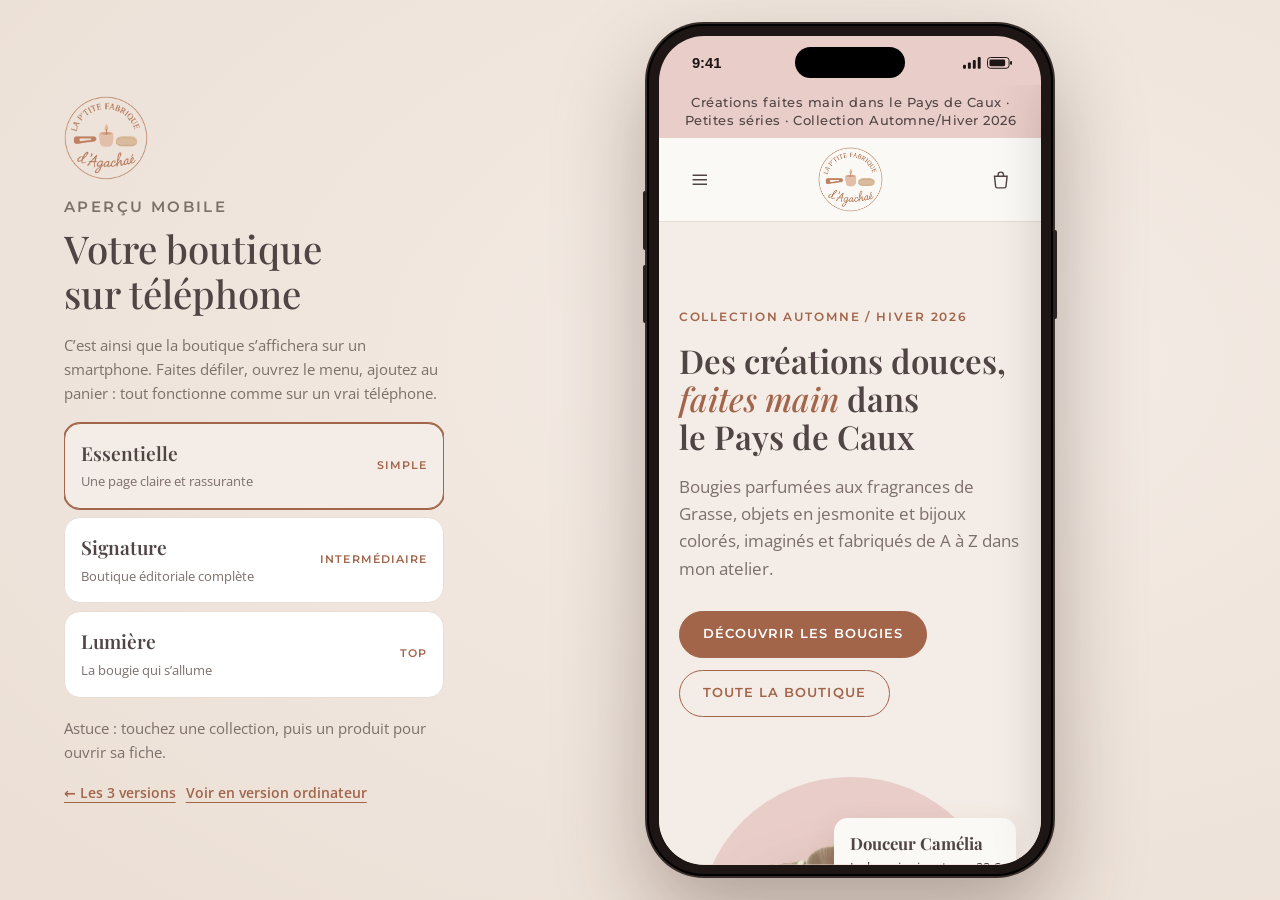
<file: mobile.html>
<!DOCTYPE html>
<html lang="fr">
<head>
<meta charset="utf-8">
<meta name="robots" content="noindex, nofollow">
<meta name="viewport" content="width=device-width, initial-scale=1">
<title>Vue mobile · La P’tite Fabrique d’Agachaé</title>
<link rel="icon" href="img/logo.webp">
<link rel="preconnect" href="https://fonts.googleapis.com">
<link rel="preconnect" href="https://fonts.gstatic.com" crossorigin>
<link href="https://fonts.googleapis.com/css2?family=Montserrat:wght@500;600&family=Open+Sans:wght@400;600&family=Playfair+Display:ital,wght@0,500;0,600;1,500&display=swap" rel="stylesheet">
<link rel="stylesheet" href="assets/base.css">
<style>
/* Aperçu mobile : la maquette tourne dans un téléphone de 390 × 844 px, on y navigue comme sur un vrai smartphone */
html, body { height: 100%; }
body { background: radial-gradient(90% 80% at 70% 40%, #f4ece6, #ece0d6); overflow: hidden; }
.app { height: 100%; display: grid; grid-template-columns: minmax(280px, 380px) 1fr; gap: 40px; align-items: center; padding: 24px clamp(20px, 5vw, 70px); }
.side { display: grid; gap: 18px; align-content: center; max-height: 100%; overflow-y: auto; scrollbar-width: thin; }
.side img.logo { width: 84px; height: 84px; }
.eyebrow { font: 600 12px/1.2 var(--f-label); letter-spacing: .16em; text-transform: uppercase; color: var(--terra-ink); }
.side h1 { font-size: clamp(1.9rem, 3vw, 2.6rem); font-weight: 500; }
.side p { color: var(--muted); font-size: 15px; }
.tabs { display: grid; gap: 8px; }
.tab { display: grid; grid-template-columns: 1fr auto; align-items: center; gap: 10px; text-align: left; border: 1px solid var(--line); background: #fff; border-radius: 16px; padding: 14px 16px; color: var(--ink); text-decoration: none; transition: border-color .2s, background .2s; }
.tab strong { font-family: var(--f-display); font-size: 1.2rem; font-weight: 600; display: block; }
.tab span { font-size: 13px; color: var(--muted); }
.tab small { font: 600 10.5px/1 var(--f-label); letter-spacing: .1em; text-transform: uppercase; color: var(--terra-ink); }
.tab[aria-current="true"] { border-color: var(--terra-ink); background: var(--blush); box-shadow: 0 0 0 1px var(--terra-ink); }
.links { display: flex; gap: 10px; flex-wrap: wrap; font-size: 14px; }
.links a { color: var(--terra-ink); font-weight: 600; text-underline-offset: 4px; }
.stage { height: 100%; display: grid; place-items: center; min-width: 0; }
.fit { position: relative; }
.phone { position: relative; width: 414px; height: 868px; zoom: var(--s, 1); border-radius: 58px; background: #1d1614; padding: 12px;
  box-shadow: 0 0 0 2px #3a2e2a, 0 40px 90px rgba(60, 35, 25, .35), inset 0 0 0 2px #000; }
.screen { position: relative; width: 390px; height: 844px; border-radius: 46px; overflow: hidden; background: var(--sb, #faf9f5); display: flex; flex-direction: column; transition: background .4s; }
.status { flex: none; height: 50px; display: flex; align-items: center; justify-content: space-between; padding: 6px 30px 0 34px; font: 600 15px/1 -apple-system, 'Segoe UI', sans-serif; color: var(--sc, #1d1614); }
.status .ic { display: flex; gap: 6px; align-items: center; }
.status svg { height: 12px; width: auto; fill: currentColor; }
.screen iframe { flex: 1; width: 100%; border: 0; display: block; background: transparent; clip-path: inset(0 round 0 0 46px 46px); }
.notch { position: absolute; left: 50%; top: 11px; transform: translateX(-50%); width: 112px; height: 32px; border-radius: 20px; background: #000; z-index: 2; pointer-events: none; }
.btn-side { position: absolute; width: 4px; border-radius: 2px; background: #2c2320; }
.b1 { left: -4px; top: 170px; height: 60px; } .b2 { left: -4px; top: 245px; height: 60px; } .b3 { right: -4px; top: 210px; height: 90px; }
.hint { font-size: 13px; color: var(--muted); }
@media (max-height: 820px) and (min-width: 861px) { .side { gap: 12px; } .side img.logo { width: 60px; height: 60px; } .side h1 { font-size: 1.7rem; } .tab { padding: 10px 14px; } .side p { font-size: 14px; } }
@media (max-width: 860px) {
  body { overflow: auto; }
  .app { grid-template-columns: 1fr; height: auto; }
  .side { justify-items: start; }
  .stage { height: auto; padding-bottom: 40px; }
}
</style>
</head>
<body>
<div class="app">
  <aside class="side">
    <img class="logo" src="img/logo.webp" alt="La P’tite Fabrique d’Agachaé">
    <div><p class="eyebrow">Aperçu mobile</p><h1 style="margin-top:10px">Votre boutique sur téléphone</h1></div>
    <p>C’est ainsi que la boutique s’affichera sur un smartphone. Faites défiler, ouvrez le menu, ajoutez au panier : tout fonctionne comme sur un vrai téléphone.</p>
    <nav class="tabs" aria-label="Choisir une version">
      <a class="tab" href="#essentielle" data-v="essentielle"><div><strong>Essentielle</strong><span>Une page claire et rassurante</span></div><small>Simple</small></a>
      <a class="tab" href="#signature" data-v="signature"><div><strong>Signature</strong><span>Boutique éditoriale complète</span></div><small>Intermédiaire</small></a>
      <a class="tab" href="#lumiere" data-v="lumiere"><div><strong>Lumière</strong><span>La bougie qui s’allume</span></div><small>Top</small></a>
    </nav>
    <p class="hint" id="hint"></p>
    <div class="links"><a href="index.html">← Les 3 versions</a><a id="desk" href="essentielle.html">Voir en version ordinateur</a></div>
  </aside>
  <div class="stage">
    <div class="fit" id="fit">
      <div class="phone"><span class="btn-side b1"></span><span class="btn-side b2"></span><span class="btn-side b3"></span>
        <div class="screen" id="screen"><div class="notch"></div><div class="status" aria-hidden="true"><span>9:41</span><span class="ic"><svg viewBox="0 0 18 12"><rect x="0" y="8" width="3" height="4" rx="1"/><rect x="5" y="5.5" width="3" height="6.5" rx="1"/><rect x="10" y="3" width="3" height="9" rx="1"/><rect x="15" y="0" width="3" height="12" rx="1"/></svg><svg viewBox="0 0 26 12"><rect x=".5" y=".5" width="22" height="11" rx="3" fill="none" stroke="currentColor"/><rect x="2.5" y="2.5" width="16" height="7" rx="1.5"/><rect x="23.5" y="4" width="2" height="4" rx="1"/></svg></span></div><iframe id="frame" name="apercu-mobile" title="Maquette en vue mobile" src="essentielle.html"></iframe></div>
      </div>
    </div>
  </div>
</div>
<script>
(function () {
  const frame = document.getElementById('frame'), fit = document.getElementById('fit');
  const hints = {
    essentielle: 'Astuce : touchez une collection, puis un produit pour ouvrir sa fiche.',
    signature: 'Astuce : ouvrez le menu ☰, une fiche produit, puis composez vos boucles sur l’accueil.',
    lumiere: 'Astuce : la bougie s’allume à l’arrivée. Cliquez sur la flamme pour la souffler, puis allumez une bougie de la collection.',
  };
  function show() {
    const v = ['essentielle', 'signature', 'lumiere'].includes(location.hash.slice(1)) ? location.hash.slice(1) : 'essentielle';
    if (!frame.src.endsWith(v + '.html')) frame.src = v + '.html';
    document.querySelectorAll('.tab').forEach((t) => t.setAttribute('aria-current', t.dataset.v === v));
    document.getElementById('hint').textContent = hints[v];
    document.getElementById('desk').href = v + '.html';
    const sc = document.getElementById('screen'); sc.style.setProperty('--sb', v === 'lumiere' ? '#1d1614' : (v === 'signature' ? '#504444' : '#e9cdc8')); sc.style.setProperty('--sc', v === 'essentielle' ? '#1d1614' : '#fff');
  }
  function scale() {
    const small = innerWidth <= 860;
    const availH = small ? 760 : innerHeight - 48, availW = small ? innerWidth - 40 : fit.parentElement.clientWidth;
    const s = Math.min(1, availH / 868, availW / 414);
    fit.querySelector('.phone').style.setProperty('--s', s.toFixed(3));
  }
  addEventListener('hashchange', show); addEventListener('resize', scale);
  show(); scale();
})();
</script>
</body>
</html>
</file>
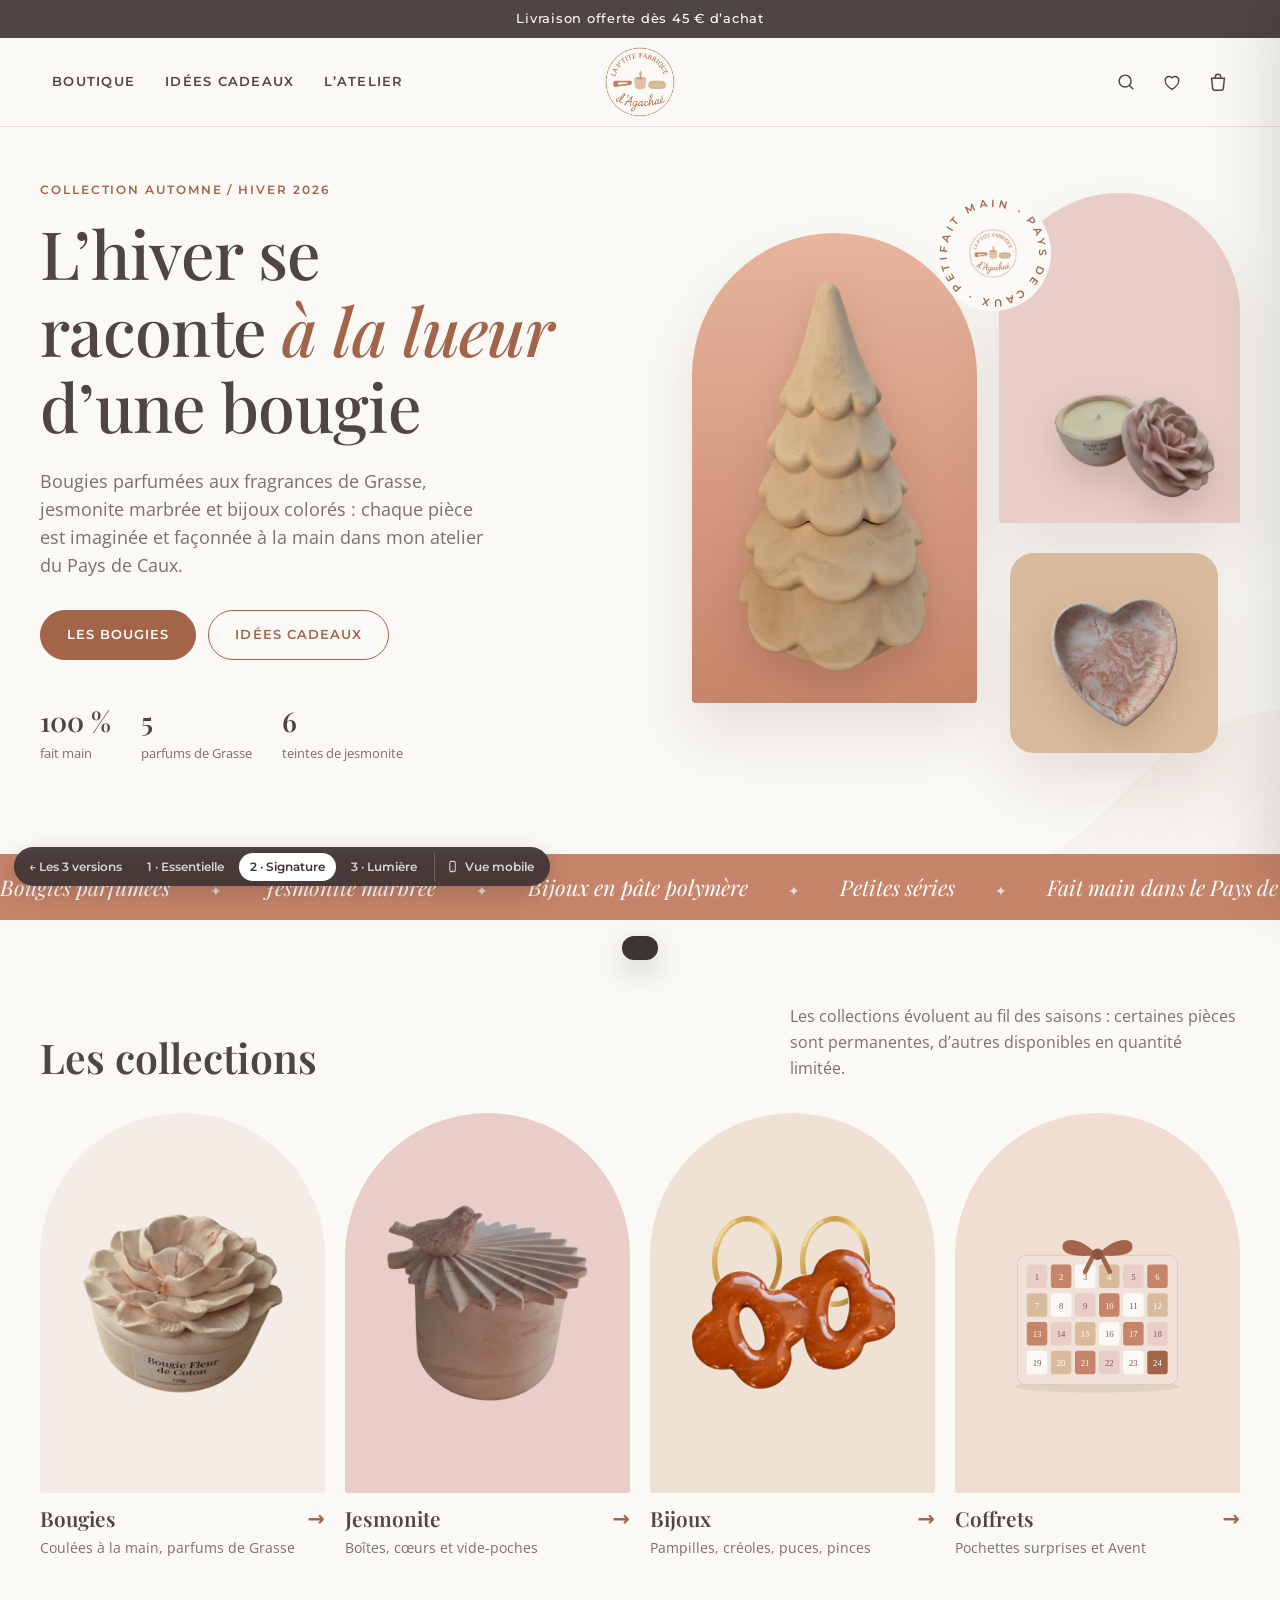
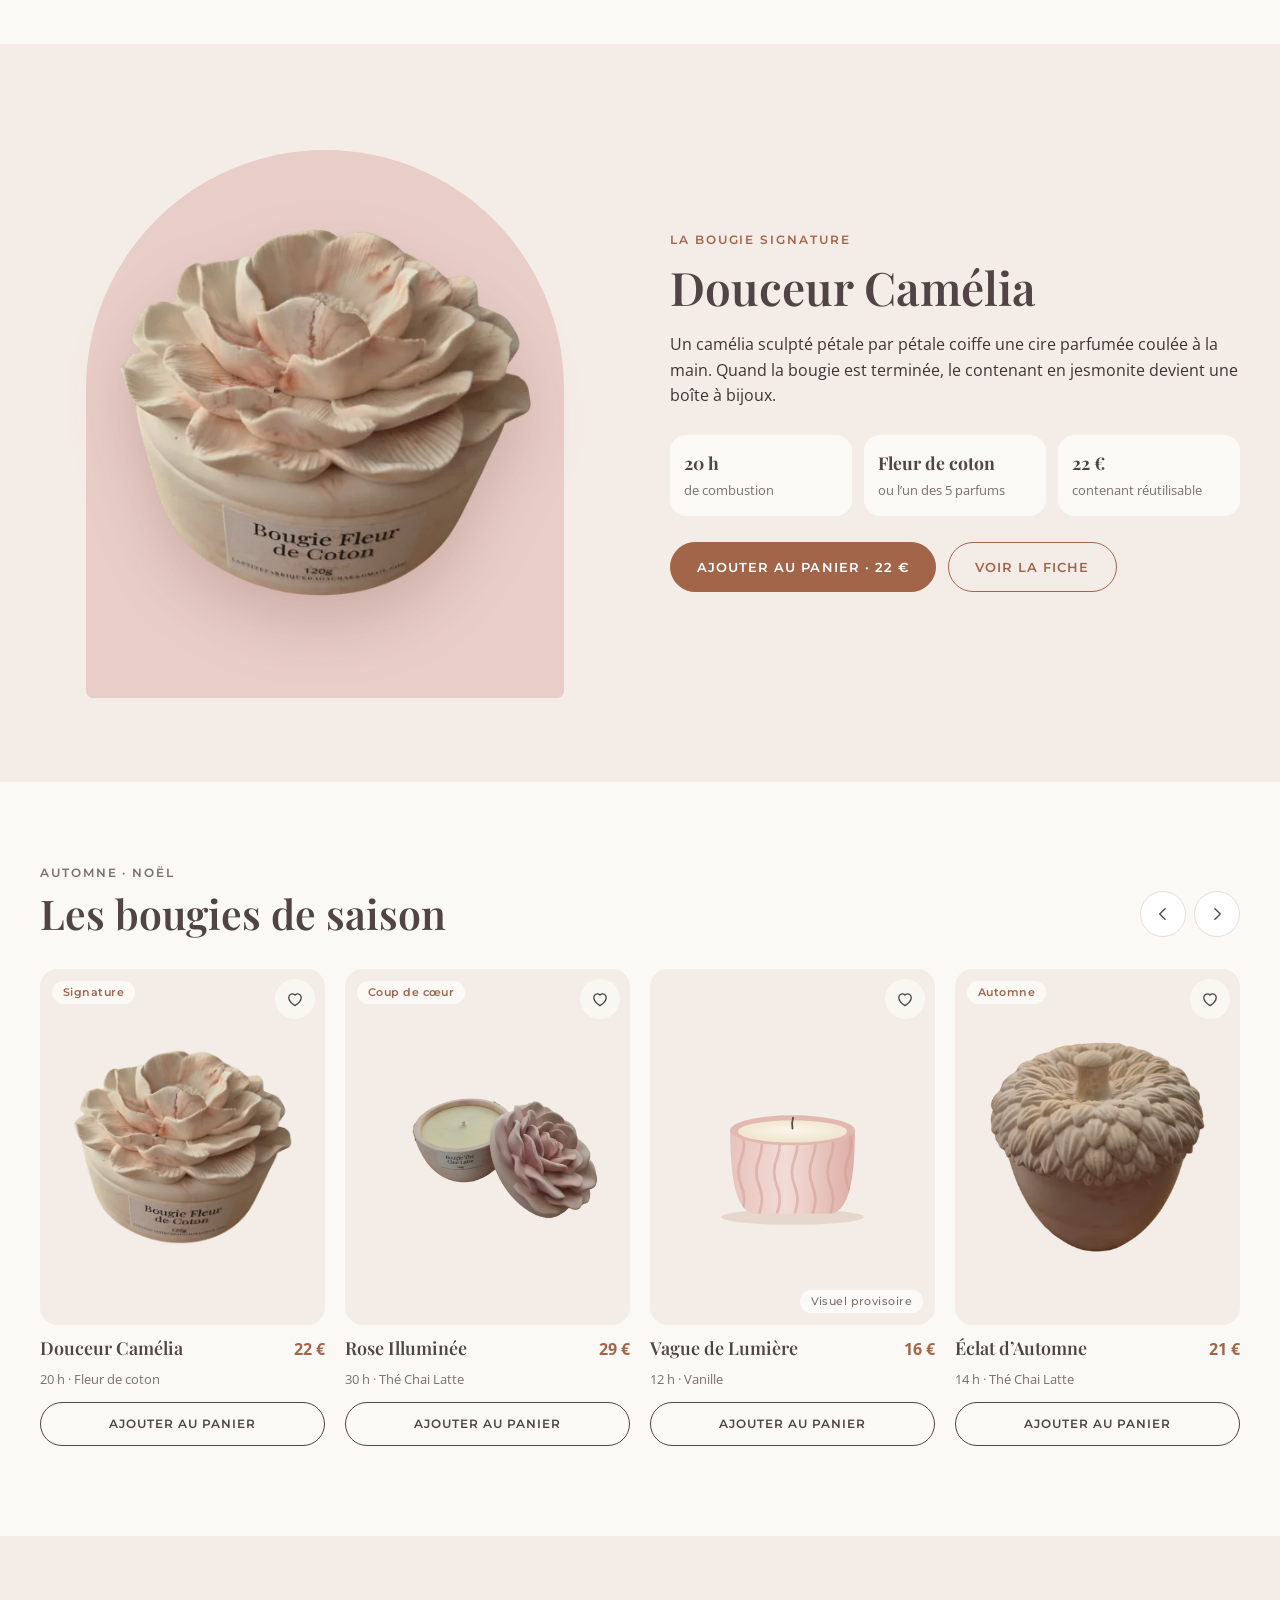
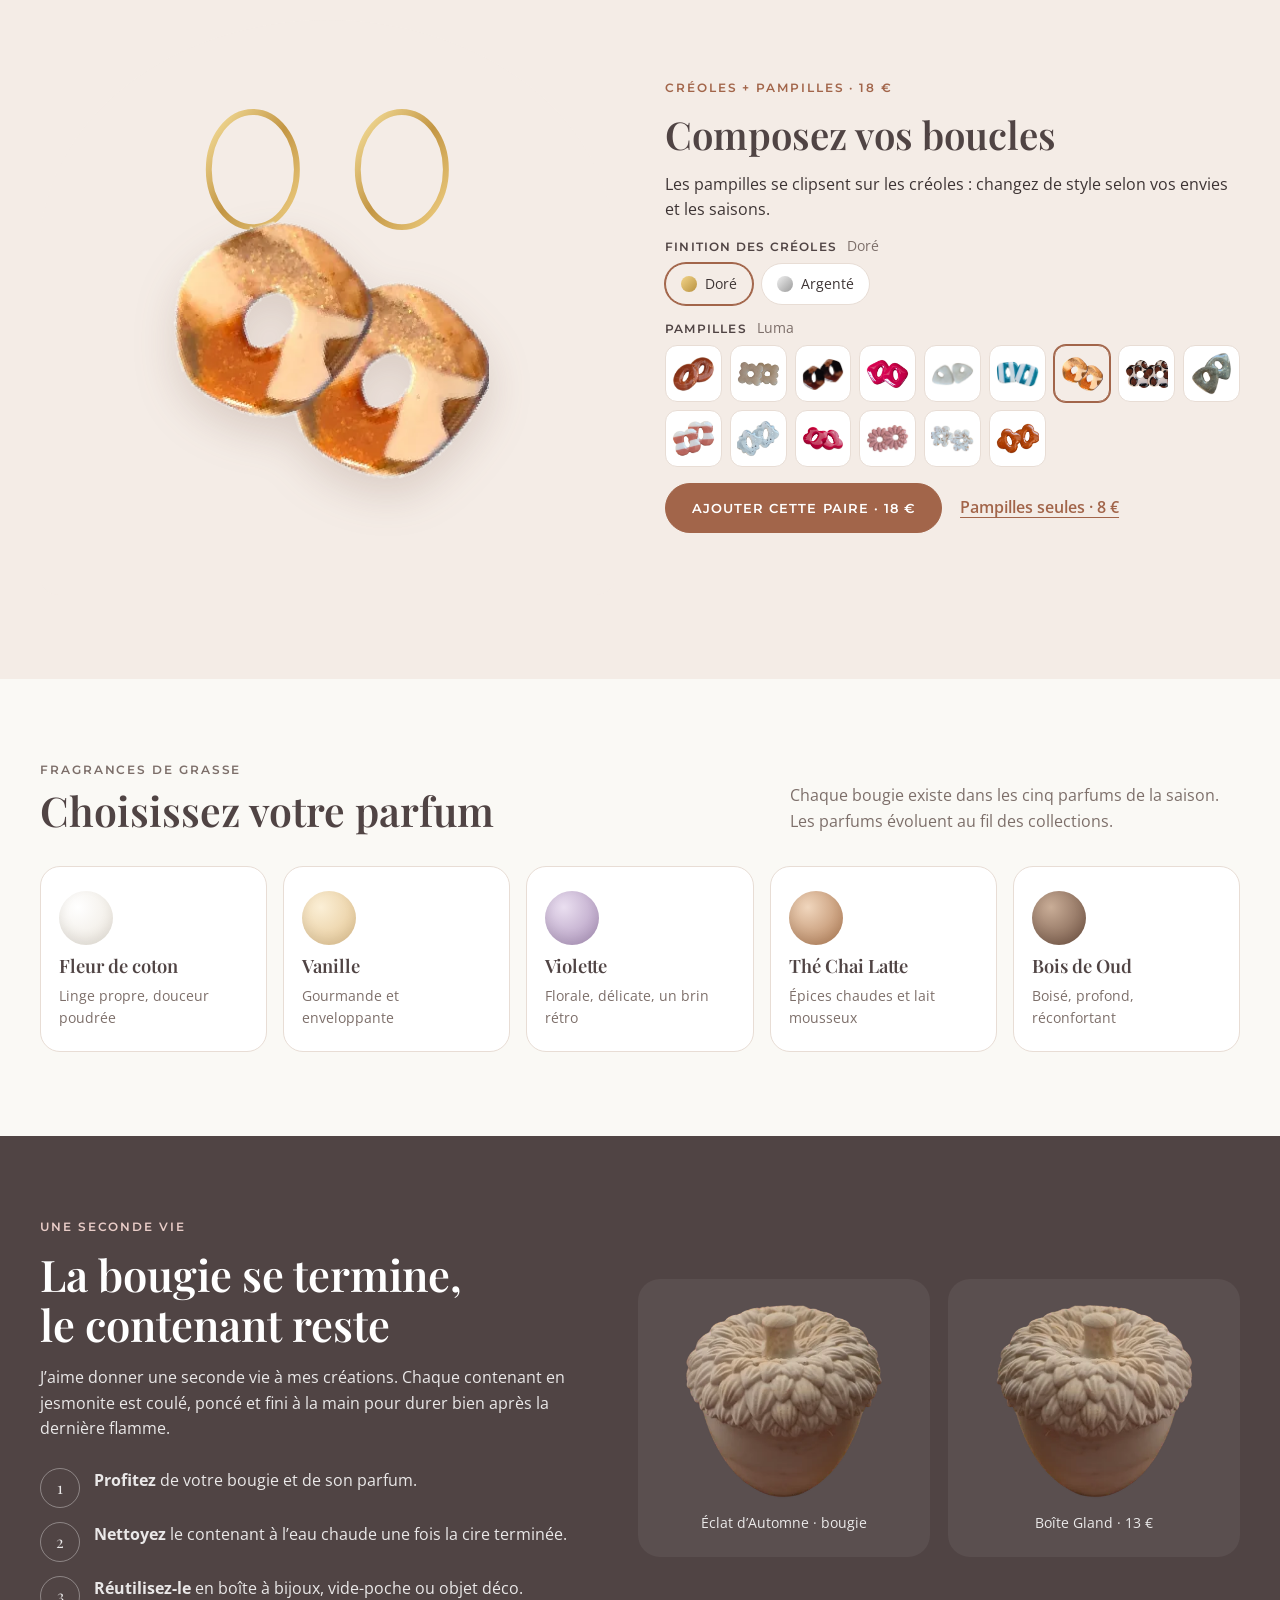
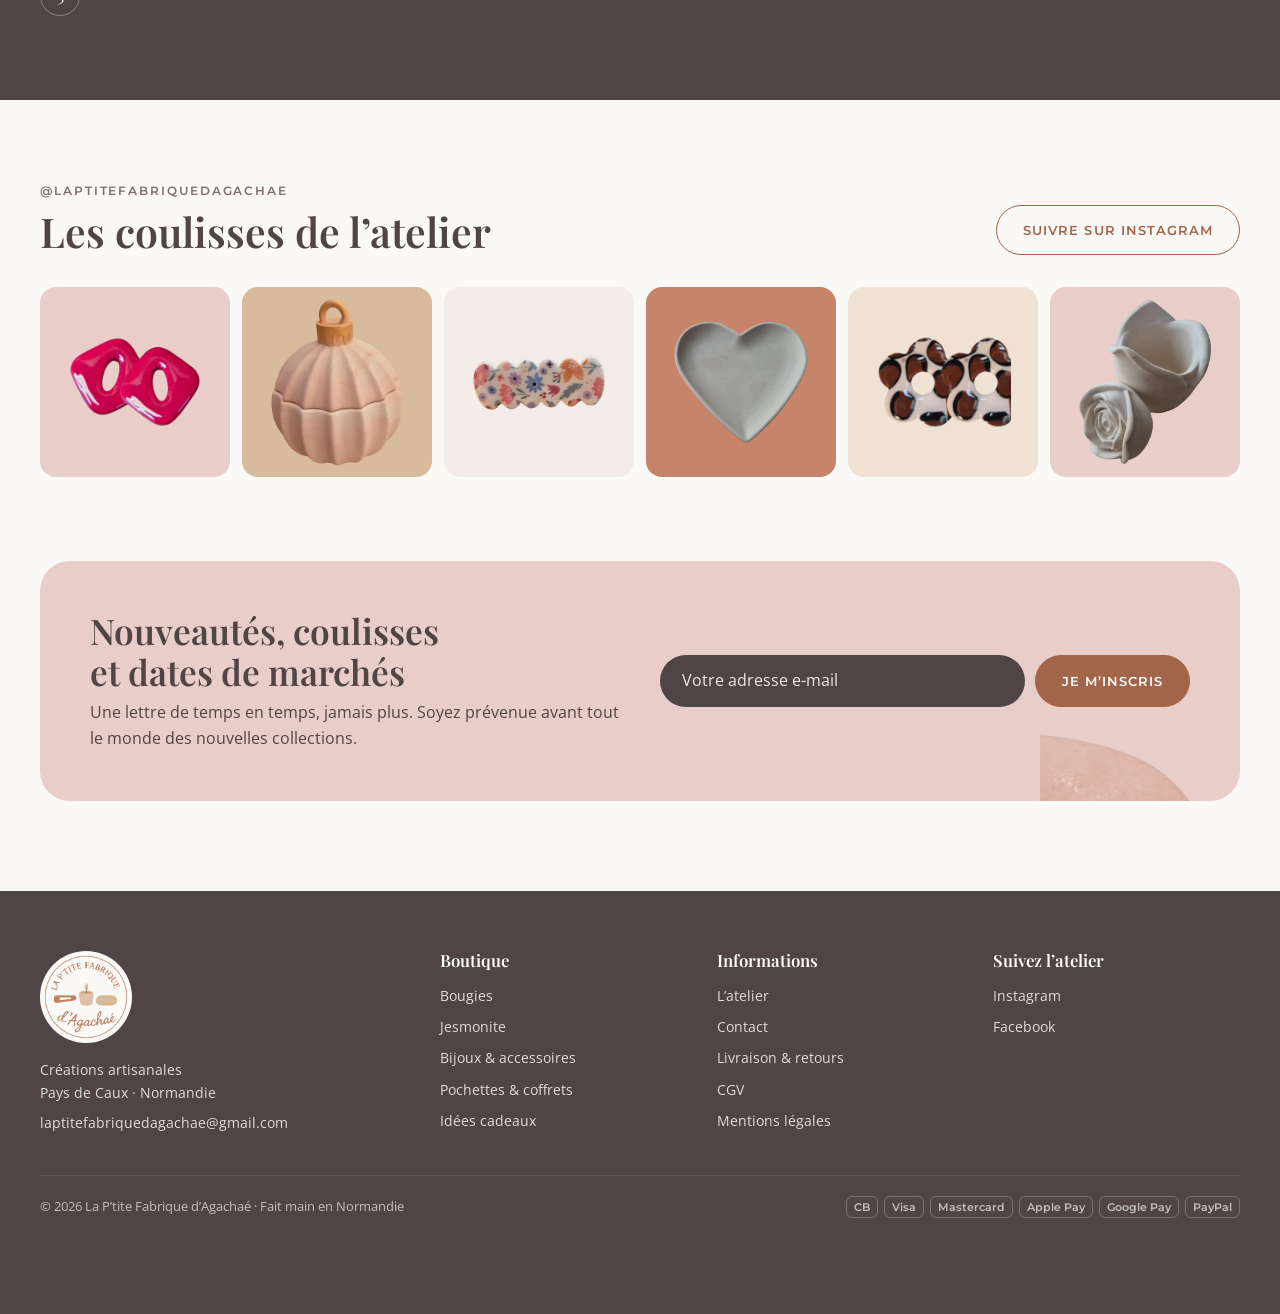
<file: signature.html>
<!DOCTYPE html>
<html lang="fr" data-version="v2">
<head>
<meta charset="utf-8">
<meta name="robots" content="noindex, nofollow">
<meta name="viewport" content="width=device-width, initial-scale=1">
<title>Signature · La P’tite Fabrique d’Agachaé</title>
<meta name="description" content="Bougies parfumées aux fragrances de Grasse, jesmonite marbrée et bijoux en pâte polymère, faits main dans le Pays de Caux. Idées cadeaux, calendrier de l’Avent et pochettes surprises.">
<meta property="og:title" content="La P’tite Fabrique d’Agachaé · Bougies, jesmonite & bijoux faits main">
<meta property="og:type" content="website">
<script type="application/ld+json">
{"@context":"https://schema.org","@graph":[
{"@type":"Store","name":"La P’tite Fabrique d’Agachaé","founder":{"@type":"Person","name":"Lucie"},"address":{"@type":"PostalAddress","addressLocality":"Pays de Caux","addressRegion":"Normandie","addressCountry":"FR"},"email":"laptitefabriquedagachae@gmail.com","sameAs":["https://www.instagram.com/laptitefabriquedagachae"]},
{"@type":"Product","name":"Douceur Camélia","description":"Bougie parfumée coulée à la main dans un contenant en jesmonite. Environ 20 h de combustion.","brand":{"@type":"Brand","name":"La P’tite Fabrique d’Agachaé"},"offers":{"@type":"Offer","price":"22.00","priceCurrency":"EUR","availability":"https://schema.org/InStock"}}]}
</script>
<link rel="icon" href="img/logo.webp">
<link rel="preconnect" href="https://fonts.googleapis.com">
<link rel="preconnect" href="https://fonts.gstatic.com" crossorigin>
<link href="https://fonts.googleapis.com/css2?family=Montserrat:wght@500;600&family=Open+Sans:ital,wght@0,400;0,600;0,700;1,400&family=Playfair+Display:ital,wght@0,400;0,500;0,600;0,700;1,400;1,500&display=swap" rel="stylesheet">
<link rel="stylesheet" href="assets/base.css">
<link rel="stylesheet" href="assets/shop.css">
<style>
/* Version 2 · Signature — boutique éditoriale multi-pages : arches du catalogue, grands titres Playfair, rythme magazine */
.announce { background: var(--ink); color: #fff; height: 38px; overflow: hidden; position: relative; font: 500 12.5px/38px var(--f-label); letter-spacing: .06em; text-align: center; }
.announce p { position: absolute; inset: 0; opacity: 0; transform: translateY(10px); transition: opacity .5s, transform .5s; }
.announce p.on { opacity: 1; transform: none; }
header.site { position: sticky; top: 0; z-index: 60; background: rgba(250,249,245,.94); backdrop-filter: blur(8px); border-bottom: 1px solid var(--line); }
header.site .wrap { display: grid; grid-template-columns: 1fr auto 1fr; align-items: center; min-height: 88px; gap: 16px; }
.nav-l { display: flex; gap: 6px; align-items: center; }
.nav-l > a, .nav-l > .mm > button { text-decoration: none; border: 0; background: none; font: 600 12.5px/1 var(--f-label); letter-spacing: .1em; text-transform: uppercase; color: var(--ink); padding: 12px 12px; border-radius: 999px; }
.nav-l > a:hover, .nav-l > .mm > button:hover, .nav-l a.active { background: var(--blush); }
.brand img { width: 70px; height: 70px; }
.nav-r { justify-self: end; display: flex; gap: 2px; color: var(--ink); }
.mm { position: static; }
.mm-panel::before { content: ""; position: absolute; left: 0; right: 0; top: -34px; height: 34px; }
.mm-panel { position: absolute; left: 0; right: 0; top: 100%; background: var(--cream); border-bottom: 1px solid var(--line); box-shadow: 0 30px 40px rgba(80,68,68,.08); opacity: 0; pointer-events: none; transform: translateY(-8px); transition: opacity .25s, transform .25s; }
.mm:hover .mm-panel, .mm:focus-within .mm-panel, .mm.open .mm-panel { opacity: 1; pointer-events: auto; transform: none; }
.mm-panel .wrap { display: grid; grid-template-columns: repeat(3, 1fr) 1.3fr; gap: 30px; padding-block: 30px 34px; min-height: 0; align-items: start; }
.mm-panel h4 { font-size: 1.1rem; margin-bottom: 10px; }
.mm-panel h4 a { text-decoration: none; }
.mm-panel ul { list-style: none; margin: 0; padding: 0; display: grid; gap: 7px; font-size: 14.5px; }
.mm-panel ul a { text-decoration: none; color: var(--muted); }
.mm-panel ul a:hover { color: var(--terra-ink); }
.mm-feat { display: grid; grid-template-columns: 120px 1fr; gap: 16px; align-items: center; background: var(--blush); border-radius: 18px; padding: 16px; text-decoration: none; }
.mm-feat img { width: 120px; height: 120px; object-fit: contain; }
.mm-feat strong { font-family: var(--f-display); font-size: 1.2rem; color: var(--ink); display: block; margin: 6px 0; }
.burger { display: none; }
.mnav { display: none; }

main { min-height: 60vh; }
section.blk { padding-block: 84px; }
.sec-head { display: flex; justify-content: space-between; align-items: end; gap: 20px; margin-bottom: 32px; flex-wrap: wrap; }
.sec-head h2 { font-size: clamp(1.8rem, 3.2vw, 2.6rem); }
.sec-head p { color: var(--muted); max-width: 50ch; }
.rail-nav { display: flex; gap: 8px; }
.rail-nav button { width: 46px; height: 46px; border-radius: 50%; border: 1px solid var(--line); background: #fff; display: grid; place-items: center; color: var(--ink); }
.rail-nav svg { width: 20px; height: 20px; }

/* Héros éditorial */
.hero { position: relative; overflow: hidden; padding-block: 56px 90px; }
.hero .wrap { display: grid; grid-template-columns: 1.1fr 1fr; gap: 50px; align-items: center; }
.hero h1 { font-size: clamp(2.4rem, 5.2vw, 4.3rem); font-weight: 500; letter-spacing: -.01em; margin: 18px 0 22px; }
.hero h1 em { color: var(--terra-ink); }
.hero .lead { font-size: 1.1rem; color: var(--muted); max-width: 46ch; }
.hero .btns { display: flex; gap: 12px; margin-top: 30px; flex-wrap: wrap; }
.hero .stats { display: flex; gap: 30px; margin-top: 40px; flex-wrap: wrap; }
.hero .stats div { display: grid; }
.hero .stats strong { font-family: var(--f-display); font-size: 1.7rem; color: var(--ink); font-weight: 600; }
.hero .stats span { font-size: 13px; color: var(--muted); }
.arches { position: relative; height: 560px; }
.arch { position: absolute; border-radius: 999px 999px 24px 24px; overflow: hidden; display: grid; place-items: end center; box-shadow: 0 30px 60px rgba(110,72,56,.14); }
.arch img { width: 80%; margin-bottom: 10%; filter: drop-shadow(0 16px 18px rgba(80,50,40,.2)); }
.arch.a1 { left: 0; top: 40px; width: 52%; height: 470px; background: linear-gradient(180deg, #e7b49d, var(--terra)); }
.arch.a1 img { width: 70%; }
.arch.a2 { right: 0; top: 0; width: 44%; height: 330px; background: var(--rose); }
.arch.a3 { right: 4%; bottom: 0; width: 38%; height: 200px; background: var(--sand); border-radius: 24px; }
.arch.a3 img { width: 62%; margin-bottom: 12%; }
.seal { position: absolute; left: 44%; top: 0; width: 120px; height: 120px; z-index: 2; }
.seal svg { width: 100%; height: 100%; animation: spin 26s linear infinite; }
.seal img { position: absolute; inset: 30%; width: 40%; }
@keyframes spin { to { transform: rotate(360deg); } }
.hero .deco { position: absolute; right: -80px; bottom: -40px; width: 380px; opacity: .45; pointer-events: none; }

.marquee { background: var(--terra); color: #fff; overflow: hidden; padding: 16px 0; }
.marquee .track { display: flex; gap: 40px; width: max-content; animation: marq 32s linear infinite; font-family: var(--f-display); font-style: italic; font-size: 1.35rem; white-space: nowrap; }
.marquee span::after { content: "✦"; font-style: normal; margin-left: 40px; opacity: .7; font-size: .9rem; vertical-align: middle; }
@keyframes marq { to { transform: translateX(-50%); } }

.cats { display: grid; grid-template-columns: repeat(4, 1fr); gap: 20px; }
.catc { position: relative; text-decoration: none; display: grid; gap: 14px; }
.catc .ar { aspect-ratio: 3 / 4; border-radius: 999px 999px 20px 20px; background: var(--blush); display: grid; place-items: center; overflow: hidden; transition: background .3s; }
.catc:nth-child(2) .ar { background: var(--rose); } .catc:nth-child(3) .ar { background: #efe2d4; } .catc:nth-child(4) .ar { background: #f1ddd2; }
.catc .ar img { width: 72%; transition: transform .6s cubic-bezier(.2,.8,.2,1); }
.catc:hover .ar img { transform: translateY(-8px) scale(1.04); }
.catc h3 { font-size: 1.3rem; display: flex; justify-content: space-between; align-items: center; }
.catc h3::after { content: "→"; font-family: var(--f-body); color: var(--terra-ink); transition: transform .3s; }
.catc:hover h3::after { transform: translateX(6px); }
.catc p { font-size: 14px; color: var(--muted); margin-top: -8px; }

.spot { background: var(--blush); }
.spot .wrap { display: grid; grid-template-columns: 1fr 1fr; gap: 60px; align-items: center; }
.spot-pic { position: relative; aspect-ratio: 1; display: grid; place-items: center; }
.spot-pic::before { content: ""; position: absolute; inset: 4% 8% 0; border-radius: 999px 999px 30px 30px; background: var(--rose); }
.spot-pic img { position: relative; width: 74%; filter: drop-shadow(0 30px 30px rgba(110,72,56,.22)); }
.spot h2 { font-size: clamp(2rem, 3.6vw, 3rem); margin: 14px 0 18px; }
.spot .notes { display: grid; grid-template-columns: repeat(3, 1fr); gap: 12px; margin: 26px 0; }
.spot .notes div { background: var(--cream); border-radius: 16px; padding: 14px; }
.spot .notes strong { display: block; font-family: var(--f-display); color: var(--ink); font-size: 1.1rem; }
.spot .notes span { font-size: 13px; color: var(--muted); }
.spot .btns { display: flex; gap: 12px; flex-wrap: wrap; }

.scents { display: grid; grid-template-columns: repeat(5, 1fr); gap: 16px; }
.scent { border-radius: 20px; padding: 24px 18px 22px; background: #fff; border: 1px solid var(--line); display: grid; gap: 10px; align-content: start; }
.scent i { width: 54px; height: 54px; border-radius: 50%; display: block; box-shadow: inset 0 -6px 12px rgba(0,0,0,.08); }
.scent h3 { font-size: 1.15rem; }
.scent p { font-size: 13.5px; color: var(--muted); }

.second { background: var(--ink); color: rgba(255,255,255,.88); overflow: hidden; }
.second .wrap { display: grid; grid-template-columns: 1fr 1.1fr; gap: 50px; align-items: center; }
.second h2 { color: #fff; font-size: clamp(1.9rem, 3.4vw, 2.8rem); margin: 14px 0 16px; }
.second .eyebrow { color: var(--rose); }
.second ol { list-style: none; padding: 0; margin: 26px 0 0; display: grid; gap: 14px; counter-reset: s; }
.second li { display: grid; grid-template-columns: 40px 1fr; gap: 14px; align-items: start; counter-increment: s; }
.second li::before { content: counter(s); width: 40px; height: 40px; border-radius: 50%; border: 1px solid rgba(255,255,255,.35); display: grid; place-items: center; font-family: var(--f-display); }
.second .duo { display: grid; grid-template-columns: 1fr 1fr; gap: 18px; }
.second .duo figure { margin: 0; background: rgba(255,255,255,.06); border-radius: 22px; padding: 22px; display: grid; gap: 12px; text-align: center; }
.second .duo img { height: 200px; object-fit: contain; margin-inline: auto; }
.second .duo figcaption { font-size: 13.5px; }

.insta { display: grid; grid-template-columns: repeat(6, 1fr); gap: 12px; }
.insta a { position: relative; aspect-ratio: 1; border-radius: 16px; display: grid; place-items: center; overflow: hidden; }
.insta a img { width: 72%; transition: transform .5s; }
.insta a:hover img { transform: scale(1.08) rotate(-3deg); }
.insta a::after { content: ""; position: absolute; inset: 0; background: rgba(80,68,68,0); transition: background .3s; }
.insta a:hover::after { background: rgba(80,68,68,.12); }

.news { display: grid; grid-template-columns: 1fr 1fr; gap: 40px; align-items: center; background: var(--rose); border-radius: 30px; padding: 50px; position: relative; overflow: hidden; }
.news h2 { font-size: clamp(1.6rem, 2.8vw, 2.2rem); }
.news p { color: var(--ink); margin-top: 8px; }
.news form { display: flex; gap: 10px; flex-wrap: wrap; position: relative; z-index: 1; }
.news input { flex: 1 1 220px; min-height: 52px; border-radius: 999px; border: 0; padding: 0 22px; background: #504444; color: #fff; caret-color: #fff; }
.news input::placeholder { color: rgba(255,255,255,.88); opacity: 1; }
.news .deco { position: absolute; right: -60px; bottom: -70px; width: 260px; opacity: .35; }

/* Atelier */
.page-head { padding-block: 56px 30px; text-align: center; }
.page-head h1 { font-size: clamp(2.2rem, 4.6vw, 3.6rem); font-weight: 500; margin-top: 12px; }
.page-head p { color: var(--muted); max-width: 60ch; margin: 16px auto 0; }
.story { display: grid; grid-template-columns: 1fr 1.2fr; gap: 60px; align-items: center; }
.story .logo-big { width: min(380px, 100%); margin-inline: auto; }
.story p + p { margin-top: 14px; }
.steps { display: grid; grid-template-columns: repeat(3, 1fr); gap: 20px; }
.step { background: var(--blush); border-radius: 22px; padding: 26px; display: grid; gap: 10px; align-content: start; }
.step b { font-family: var(--f-display); font-size: 2.4rem; color: var(--terra); font-weight: 500; line-height: 1; }
.step h3 { font-size: 1.25rem; }
.step p { font-size: 14.5px; color: var(--muted); }
.quote { text-align: center; max-width: 760px; margin: 0 auto; }
.quote p { font-family: var(--f-display); font-style: italic; font-size: clamp(1.4rem, 2.6vw, 2rem); color: var(--ink); line-height: 1.35; }
.contact-card { background: var(--rose); border-radius: 26px; padding: 34px; display: flex; justify-content: space-between; gap: 20px; align-items: center; flex-wrap: wrap; }
.contact-card h3 { font-size: 1.5rem; }

footer.site { background: var(--ink); color: rgba(255,255,255,.82); padding-block: 60px 96px; margin-top: 90px; font-size: 14px; }
footer.site .cols { display: grid; grid-template-columns: 1.5fr 1fr 1fr 1fr; gap: 30px; }
footer.site .flogo { width: 92px; height: 92px; background: var(--cream); border-radius: 50%; padding: 4px; margin-bottom: 16px; }
footer.site h4 { color: #fff; font-size: 1.05rem; margin-bottom: 14px; }
footer.site ul { list-style: none; margin: 0; padding: 0; display: grid; gap: 9px; }
footer.site a { text-decoration: none; }
footer.site a:hover { text-decoration: underline; }
footer.site .legal { border-top: 1px solid rgba(255,255,255,.15); margin-top: 40px; padding-top: 20px; display: flex; justify-content: space-between; gap: 10px; flex-wrap: wrap; font-size: 13px; opacity: .8; }
.pay { display: flex; gap: 6px; flex-wrap: wrap; }
.pay span { border: 1px solid rgba(255,255,255,.3); border-radius: 6px; padding: 3px 7px; font: 600 11px/1.3 var(--f-label); }

@media (max-width: 1020px) {
  .hero .wrap, .spot .wrap, .second .wrap, .story { grid-template-columns: 1fr; }
  .arches { height: 460px; max-width: 560px; width: 100%; margin-inline: auto; }
  .arch.a1 { height: 400px; } .arch.a2 { height: 280px; }
  .scents { grid-template-columns: repeat(3, 1fr); }
  .cats { grid-template-columns: repeat(2, 1fr); }
  .insta { grid-template-columns: repeat(3, 1fr); }
  footer.site .cols { grid-template-columns: 1fr 1fr; }
}
@media (max-width: 860px) {
  .nav-l { display: none; }
  .burger { display: inline-grid; justify-self: start; }
  .mnav { display: none; position: absolute; left: 0; right: 0; top: 100%; background: var(--cream); border-bottom: 1px solid var(--line); padding: 8px 20px 18px; }
  .mnav.open { display: grid; }
  .mnav a { text-decoration: none; padding: 14px 0; border-bottom: 1px solid var(--line); font-family: var(--f-display); font-size: 1.15rem; color: var(--ink); }
  .news, .steps { grid-template-columns: 1fr; }
  .nav-r .hide-m { display: none; }
}
@media (max-width: 600px) {
  section.blk { padding-block: 58px; }
  .arches { height: 380px; }
  .arch.a1 { height: 330px; top: 30px; } .arch.a2 { height: 220px; } .arch.a3 { height: 140px; }
  .seal { width: 90px; height: 90px; }
  .spot .notes { grid-template-columns: 1fr; }
  .scents { grid-template-columns: 1fr 1fr; }
  .second .duo img { height: 130px; }
  .news { padding: 30px 22px; }
  footer.site .cols { grid-template-columns: 1fr; }
}
</style>
</head>
<body>
<div class="announce" aria-live="polite"><p class="on">Livraison offerte dès 45 € d’achat</p><p>Calendrier de l’Avent 2026 : édition limitée</p><p>Fait main dans le Pays de Caux · Petites séries</p></div>
<header class="site">
  <div class="wrap">
    <nav class="nav-l" aria-label="Menu principal">
      <div class="mm" id="mm"><button aria-expanded="false" id="mmBtn">Boutique</button>
        <div class="mm-panel"><div class="wrap">
          <div><h4><a href="#boutique-bougies">Bougies</a></h4><ul><li><a href="#produit-douceur-camelia">Douceur Camélia</a></li><li><a href="#produit-rose-illuminee">Rose Illuminée</a></li><li><a href="#produit-eclat-d-automne">Éclat d’Automne</a></li><li><a href="#produit-sapin-enchante">Sapin Enchanté</a></li><li><a href="#produit-bulle-d-hiver">Bulle d’Hiver</a></li></ul></div>
          <div><h4><a href="#boutique-jesmonite">Jesmonite</a></h4><ul><li><a href="#produit-boite-mesange">Boîte Mésange</a></li><li><a href="#produit-grand-coeur">Grand cœur</a></li><li><a href="#produit-vide-poche-ovale">Vide-poche ovale</a></li><li><a href="#produit-boite-grande-rose">Boîte Grande Rose</a></li><li><a href="#boutique-jesmonite">Tout voir</a></li></ul></div>
          <div><h4><a href="#boutique-bijoux">Bijoux & accessoires</a></h4><ul><li><a href="#produit-pampilles">Pampilles</a></li><li><a href="#produit-creoles-pampilles">Créoles + pampilles</a></li><li><a href="#produit-puces-d-oreilles">Puces d’oreilles</a></li><li><a href="#produit-grande-pince">Pinces à cheveux</a></li><li><a href="#boutique-pochettes">Pochettes & coffrets</a></li></ul></div>
          <a class="mm-feat" href="#produit-calendrier-avent"><img src="img/ill-calendrier.svg" alt=""><span><span class="eyebrow">Édition limitée</span><strong>Le calendrier de l’Avent</strong><span style="font-size:14px;color:var(--muted)">24 surprises jusqu’à Noël · 95 €</span></span></a>
        </div></div>
      </div>
      <a href="#cadeaux" data-nav="cadeaux">Idées cadeaux</a>
      <a href="#atelier" data-nav="atelier">L’atelier</a>
    </nav>
    <button class="icon-btn burger" id="burger" aria-label="Ouvrir le menu" aria-expanded="false"><svg viewBox="0 0 24 24" fill="none" stroke="currentColor" stroke-width="1.6"><path d="M4 7h16M4 12h16M4 17h16"/></svg></button>
    <a class="brand" href="#accueil" aria-label="Accueil"><img src="img/logo.webp" alt="La P’tite Fabrique d’Agachaé"></a>
    <div class="nav-r">
      <button class="icon-btn" data-search-open aria-label="Rechercher"><svg viewBox="0 0 24 24" fill="none" stroke="currentColor" stroke-width="1.6"><circle cx="11" cy="11" r="6.5"/><path d="M20 20l-4.2-4.2"/></svg></button>
      <a class="icon-btn hide-m" href="#boutique" aria-label="Favoris"><svg viewBox="0 0 24 24" fill="none" stroke="currentColor" stroke-width="1.6"><path d="M12 20s-7.5-4.4-7.5-10A4.3 4.3 0 0 1 12 7.4 4.3 4.3 0 0 1 19.5 10c0 5.6-7.5 10-7.5 10Z"/></svg><span class="count" data-wish-count data-n="0">0</span></a>
      <button class="icon-btn" data-cart-open aria-label="Ouvrir le panier"><svg viewBox="0 0 24 24" fill="none" stroke="currentColor" stroke-width="1.6"><path d="M5 8h14l-1.2 11.2a2 2 0 0 1-2 1.8H8.2a2 2 0 0 1-2-1.8L5 8Z"/><path d="M9 8V6.5a3 3 0 0 1 6 0V8"/></svg><span class="count" data-cart-count data-n="0">0</span></button>
    </div>
  </div>
  <nav class="mnav" id="mnav" aria-label="Menu mobile"><a href="#boutique-bougies">Bougies</a><a href="#boutique-jesmonite">Jesmonite</a><a href="#boutique-bijoux">Bijoux & accessoires</a><a href="#boutique-pochettes">Pochettes & coffrets</a><a href="#cadeaux">Idées cadeaux</a><a href="#atelier">L’atelier</a></nav>
</header>

<main>
<!-- ============ ACCUEIL ============ -->
<div data-view="accueil">
  <section class="hero" aria-labelledby="h1">
    <img class="deco" src="img/vague.webp" alt="">
    <div class="wrap">
      <div class="rv">
        <p class="eyebrow">Collection Automne / Hiver 2026</p>
        <h1 id="h1">L’hiver se raconte <em>à la lueur</em> d’une bougie</h1>
        <p class="lead">Bougies parfumées aux fragrances de Grasse, jesmonite marbrée et bijoux colorés : chaque pièce est imaginée et façonnée à la main dans mon atelier du Pays de Caux.</p>
        <div class="btns"><a class="btn" href="#boutique-bougies">Les bougies</a><a class="btn ghost" href="#cadeaux">Idées cadeaux</a></div>
        <div class="stats"><div><strong>100 %</strong><span>fait main</span></div><div><strong>5</strong><span>parfums de Grasse</span></div><div><strong>6</strong><span>teintes de jesmonite</span></div></div>
      </div>
      <div class="arches rv d2" aria-hidden="true">
        <div class="arch a1"><img src="img/bougie-sapin.webp" alt=""></div>
        <div class="arch a2"><img src="img/bougie-rose.webp" alt=""></div>
        <div class="arch a3"><img src="img/grand-coeur.webp" alt=""></div>
        <div class="seal"><svg viewBox="0 0 120 120"><defs><path id="c" d="M60 60m-46 0a46 46 0 1 1 92 0a46 46 0 1 1-92 0"/></defs><circle cx="60" cy="60" r="58" fill="#faf9f5"/><text font-family="Montserrat, sans-serif" font-size="10.5" font-weight="600" letter-spacing="3.2" fill="#a2654a"><textPath href="#c">FAIT MAIN · PAYS DE CAUX · PETITES SÉRIES ·</textPath></text></svg><img src="img/logo.webp" alt=""></div>
      </div>
    </div>
  </section>

  <div class="marquee" aria-hidden="true"><div class="track"><span>Bougies parfumées</span><span>Jesmonite marbrée</span><span>Bijoux en pâte polymère</span><span>Petites séries</span><span>Fait main dans le Pays de Caux</span><span>Bougies parfumées</span><span>Jesmonite marbrée</span><span>Bijoux en pâte polymère</span><span>Petites séries</span><span>Fait main dans le Pays de Caux</span></div></div>

  <section class="blk" aria-labelledby="h-cats">
    <div class="wrap">
      <div class="sec-head rv"><h2 id="h-cats">Les collections</h2><p>Les collections évoluent au fil des saisons : certaines pièces sont permanentes, d’autres disponibles en quantité limitée.</p></div>
      <div class="cats">
        <a class="catc rv" href="#boutique-bougies"><div class="ar"><img src="img/bougie-camelia.webp" alt=""></div><h3>Bougies</h3><p>Coulées à la main, parfums de Grasse</p></a>
        <a class="catc rv d1" href="#boutique-jesmonite"><div class="ar"><img src="img/boite-mesange.webp" alt=""></div><h3>Jesmonite</h3><p>Boîtes, cœurs et vide-poches</p></a>
        <a class="catc rv d2" href="#boutique-bijoux"><div class="ar"><img src="img/creoles-pampilles.webp" alt=""></div><h3>Bijoux</h3><p>Pampilles, créoles, puces, pinces</p></a>
        <a class="catc rv d3" href="#boutique-pochettes"><div class="ar"><img src="img/ill-calendrier.svg" alt=""></div><h3>Coffrets</h3><p>Pochettes surprises et Avent</p></a>
      </div>
    </div>
  </section>

  <section class="blk spot" aria-labelledby="h-spot">
    <div class="wrap">
      <div class="spot-pic rv"><img src="img/bougie-camelia.webp" alt="Bougie Douceur Camélia"></div>
      <div class="rv d1">
        <p class="eyebrow">La bougie signature</p>
        <h2 id="h-spot">Douceur Camélia</h2>
        <p>Un camélia sculpté pétale par pétale coiffe une cire parfumée coulée à la main. Quand la bougie est terminée, le contenant en jesmonite devient une boîte à bijoux.</p>
        <div class="notes"><div><strong>20 h</strong><span>de combustion</span></div><div><strong>Fleur de coton</strong><span>ou l’un des 5 parfums</span></div><div><strong>22 €</strong><span>contenant réutilisable</span></div></div>
        <div class="btns"><button class="btn" data-add="douceur-camelia">Ajouter au panier · 22 €</button><a class="btn ghost" href="#produit-douceur-camelia">Voir la fiche</a></div>
      </div>
    </div>
  </section>

  <section class="blk" aria-labelledby="h-season">
    <div class="wrap">
      <div class="sec-head rv"><div><p class="eyebrow">Automne · Noël</p><h2 id="h-season" style="margin-top:10px">Les bougies de saison</h2></div><div class="rail-nav"><button data-rail-nav="r1" data-dir="-1" aria-label="Précédent"><svg viewBox="0 0 24 24" fill="none" stroke="currentColor" stroke-width="1.6"><path d="M15 5l-7 7 7 7"/></svg></button><button data-rail-nav="r1" data-dir="1" aria-label="Suivant"><svg viewBox="0 0 24 24" fill="none" stroke="currentColor" stroke-width="1.6"><path d="M9 5l7 7-7 7"/></svg></button></div></div>
      <div class="rail rv" id="r1" data-rail="bougies"></div>
    </div>
  </section>

  <section class="blk" style="background:var(--blush)" aria-label="Composer ses boucles">
    <div class="wrap"><div id="composer"></div></div>
  </section>

  <section class="blk" aria-labelledby="h-scents">
    <div class="wrap">
      <div class="sec-head rv"><div><p class="eyebrow">Fragrances de Grasse</p><h2 id="h-scents" style="margin-top:10px">Choisissez votre parfum</h2></div><p>Chaque bougie existe dans les cinq parfums de la saison. Les parfums évoluent au fil des collections.</p></div>
      <div class="scents">
        <a class="scent rv" href="#boutique-bougies" style="text-decoration:none"><i style="background:radial-gradient(circle at 35% 30%,#fff,#ece6dc)"></i><h3>Fleur de coton</h3><p>Linge propre, douceur poudrée</p></a>
        <a class="scent rv d1" href="#boutique-bougies" style="text-decoration:none"><i style="background:radial-gradient(circle at 35% 30%,#fbefd6,#e3c38f)"></i><h3>Vanille</h3><p>Gourmande et enveloppante</p></a>
        <a class="scent rv d2" href="#boutique-bougies" style="text-decoration:none"><i style="background:radial-gradient(circle at 35% 30%,#eadff0,#a98fb8)"></i><h3>Violette</h3><p>Florale, délicate, un brin rétro</p></a>
        <a class="scent rv d3" href="#boutique-bougies" style="text-decoration:none"><i style="background:radial-gradient(circle at 35% 30%,#f0d6bd,#b07a52)"></i><h3>Thé Chai Latte</h3><p>Épices chaudes et lait mousseux</p></a>
        <a class="scent rv" href="#boutique-bougies" style="text-decoration:none"><i style="background:radial-gradient(circle at 35% 30%,#c9ad97,#6e5040)"></i><h3>Bois de Oud</h3><p>Boisé, profond, réconfortant</p></a>
      </div>
    </div>
  </section>

  <section class="blk second" aria-labelledby="h-second">
    <div class="wrap">
      <div class="rv">
        <p class="eyebrow">Une seconde vie</p>
        <h2 id="h-second">La bougie se termine, le contenant reste</h2>
        <p>J’aime donner une seconde vie à mes créations. Chaque contenant en jesmonite est coulé, poncé et fini à la main pour durer bien après la dernière flamme.</p>
        <ol><li><span><strong>Profitez</strong> de votre bougie et de son parfum.</span></li><li><span><strong>Nettoyez</strong> le contenant à l’eau chaude une fois la cire terminée.</span></li><li><span><strong>Réutilisez-le</strong> en boîte à bijoux, vide-poche ou objet déco.</span></li></ol>
      </div>
      <div class="duo rv d1"><figure><img src="img/bougie-gland.webp" alt=""><figcaption>Éclat d’Automne · bougie</figcaption></figure><figure><img src="img/bougie-gland.webp" alt="" style="transform:scaleX(-1)"><figcaption>Boîte Gland · 13 €</figcaption></figure></div>
    </div>
  </section>

  <section class="blk" aria-labelledby="h-insta">
    <div class="wrap">
      <div class="sec-head rv"><div><p class="eyebrow">@laptitefabriquedagachae</p><h2 id="h-insta" style="margin-top:10px">Les coulisses de l’atelier</h2></div><a class="btn ghost" href="https://www.instagram.com/laptitefabriquedagachae">Suivre sur Instagram</a></div>
      <div class="insta rv">
        <a href="https://www.instagram.com/laptitefabriquedagachae" style="background:var(--rose)" aria-label="Instagram"><img src="img/pampille-ena.webp" alt=""></a>
        <a href="https://www.instagram.com/laptitefabriquedagachae" style="background:var(--sand)" aria-label="Instagram"><img src="img/bougie-boule.webp" alt=""></a>
        <a href="https://www.instagram.com/laptitefabriquedagachae" style="background:var(--blush)" aria-label="Instagram"><img src="img/petite-pince-fleurie.webp" alt=""></a>
        <a href="https://www.instagram.com/laptitefabriquedagachae" style="background:var(--terra)" aria-label="Instagram"><img src="img/petit-coeur.webp" alt=""></a>
        <a href="https://www.instagram.com/laptitefabriquedagachae" style="background:#efe2d4" aria-label="Instagram"><img src="img/pampille-yse.webp" alt=""></a>
        <a href="https://www.instagram.com/laptitefabriquedagachae" style="background:var(--rose)" aria-label="Instagram"><img src="img/boite-rose.webp" alt=""></a>
      </div>
    </div>
  </section>

  <div class="wrap">
    <div class="news rv">
      <img class="deco" src="img/arche.webp" alt="">
      <div><h2>Nouveautés, coulisses et dates de marchés</h2><p>Une lettre de temps en temps, jamais plus. Soyez prévenue avant tout le monde des nouvelles collections.</p></div>
      <form id="newsForm" novalidate><label class="sr-only" for="newsEmail">Votre adresse e-mail</label><input id="newsEmail" type="email" placeholder="Votre adresse e-mail" autocomplete="email"><button class="btn" type="submit">Je m’inscris</button></form>
    </div>
  </div>
</div>

<!-- ============ BOUTIQUE ============ -->
<div data-view="boutique" hidden>
  <section class="blk" style="padding-top:40px">
    <div class="wrap">
      <nav class="crumb" id="shopCrumb" aria-label="Fil d’Ariane"></nav>
      <div class="shop">
        <aside class="fside" id="shopFilters" aria-label="Filtres"></aside>
        <div>
          <div class="shop-top"><div><h1 id="shopTitle" style="font-size:clamp(2rem,3.4vw,2.8rem)">La boutique</h1><p id="shopCount" style="color:var(--muted)"></p></div>
            <label><span class="sr-only">Trier</span><select id="sortSel"><option value="featured">Mise en avant</option><option value="asc">Prix croissant</option><option value="desc">Prix décroissant</option><option value="az">De A à Z</option></select></label></div>
          <div class="grid3" id="shopGrid"></div>
        </div>
      </div>
    </div>
  </section>
</div>

<!-- ============ FICHE PRODUIT ============ -->
<div data-view="produit" hidden>
  <section class="blk" style="padding-top:36px"><div class="wrap" id="productMount"></div></section>
</div>

<!-- ============ IDÉES CADEAUX ============ -->
<div data-view="cadeaux" hidden>
  <header class="page-head wrap"><p class="eyebrow">Pour toutes les occasions</p><h1>Idées cadeaux</h1><p>Une attention pour une maîtresse, un coffret pour Noël, une bougie pour une amie : trouvez la bonne création selon votre budget.</p></header>
  <section class="blk" style="padding-top:20px"><div class="wrap" id="giftMount"></div></section>
</div>

<!-- ============ ATELIER ============ -->
<div data-view="atelier" hidden>
  <header class="page-head wrap"><p class="eyebrow">L’atelier</p><h1>Bienvenue dans mon univers</h1><p>Derrière chaque création, il y a du temps, de la passion et l’envie de vous proposer des pièces réalisées avec soin, de A à Z.</p></header>
  <section class="blk" style="padding-top:30px">
    <div class="wrap story">
      <img class="logo-big rv" src="img/logo.webp" alt="Logo La P’tite Fabrique d’Agachaé">
      <div class="rv d1">
        <h2 style="font-size:clamp(1.7rem,3vw,2.3rem);margin-bottom:18px">Agathe + Sacha = Agachaé</h2>
        <p>Je m’appelle Lucie, créatrice de La P’tite Fabrique d’Agachaé et maman de deux enfants, Agathe et Sacha. C’est de leurs prénoms qu’est né « Agachaé », un nom qui représente une partie importante de mon histoire et de mon univers créatif.</p>
        <p>Je réalise chaque pièce à la main, de la conception aux finitions, avec l’envie de créer des objets doux, poétiques et uniques, pour apporter une touche chaleureuse à votre quotidien, décorer votre intérieur ou offrir.</p>
      </div>
    </div>
  </section>
  <section class="blk" style="background:var(--cream);padding-top:20px">
    <div class="wrap">
      <div class="sec-head rv"><h2>De l’idée à vos mains</h2></div>
      <div class="steps">
        <div class="step rv"><b>01</b><h3>La jesmonite</h3><p>Une poudre minérale mélangée à une résine acrylique. Chaque pièce est coulée, poncée et finie à la main ; les marbrures la rendent unique.</p></div>
        <div class="step rv d1"><b>02</b><h3>La bougie</h3><p>Une cire parfumée aux fragrances de Grasse, coulée à la main dans son contenant en jesmonite, puis laissée à reposer.</p></div>
        <div class="step rv d2"><b>03</b><h3>Les bijoux</h3><p>Des créations en pâte polymère protégées par une finition en résine UV, pour la brillance et la protection.</p></div>
      </div>
    </div>
  </section>
  <section class="blk"><div class="wrap quote rv"><p>« Une création artisanale est toujours unique. De subtiles variations de couleur, de marbrure ou de finition font tout le charme et l’originalité de chaque pièce. »</p></div></section>
  <div class="wrap"><div class="contact-card rv"><div><h3>Une commande, une question ?</h3><p>Commandes et renseignements en message privé ou par e-mail : laptitefabriquedagachae@gmail.com</p></div><a class="btn" href="https://www.instagram.com/laptitefabriquedagachae">Écrire sur Instagram</a></div></div>
</div>
</main>

<footer class="site">
  <div class="wrap">
    <div class="cols">
      <div><img class="flogo" src="img/logo.webp" alt=""><p>Créations artisanales<br>Pays de Caux · Normandie</p><p style="margin-top:8px">laptitefabriquedagachae@gmail.com</p></div>
      <div><h4>Boutique</h4><ul><li><a href="#boutique-bougies">Bougies</a></li><li><a href="#boutique-jesmonite">Jesmonite</a></li><li><a href="#boutique-bijoux">Bijoux & accessoires</a></li><li><a href="#boutique-pochettes">Pochettes & coffrets</a></li><li><a href="#cadeaux">Idées cadeaux</a></li></ul></div>
      <div><h4>Informations</h4><ul><li><a href="#atelier">L’atelier</a></li><li><a href="#atelier">Contact</a></li><li><a href="#accueil">Livraison & retours</a></li><li><a href="#accueil">CGV</a></li><li><a href="#accueil">Mentions légales</a></li></ul></div>
      <div><h4>Suivez l’atelier</h4><ul><li><a href="https://www.instagram.com/laptitefabriquedagachae">Instagram</a></li><li><a href="https://www.instagram.com/laptitefabriquedagachae">Facebook</a></li></ul></div>
    </div>
    <div class="legal"><span>© 2026 La P’tite Fabrique d’Agachaé · Fait main en Normandie</span><div class="pay"><span>CB</span><span>Visa</span><span>Mastercard</span><span>Apple Pay</span><span>Google Pay</span><span>PayPal</span></div></div>
  </div>
</footer>

<div class="search-layer" id="searchLayer" role="dialog" aria-label="Recherche">
  <div class="search-box"><div class="wrap">
    <div class="search-row"><label class="sr-only" for="searchInput">Rechercher une création</label><input id="searchInput" type="search" placeholder="Rechercher une bougie, un bijou…" autocomplete="off"><button class="icon-btn" data-search-close aria-label="Fermer la recherche"><svg viewBox="0 0 24 24" fill="none" stroke="currentColor" stroke-width="1.6"><path d="M6 6l12 12M18 6 6 18"/></svg></button></div>
    <div id="searchResults"></div>
  </div></div>
</div>
<div class="cart-overlay" id="cartOverlay"></div>
<aside class="cart-drawer" id="cartDrawer" aria-label="Panier" aria-hidden="true">
  <div class="cart-head"><h2>Votre panier</h2><button class="icon-btn" data-close-cart aria-label="Fermer le panier"><svg viewBox="0 0 24 24" fill="none" stroke="currentColor" stroke-width="1.6"><path d="M6 6l12 12M18 6 6 18"/></svg></button></div>
  <div id="shipBar"></div><div id="cartBody"></div><div id="cartFoot"></div>
</aside>
<div class="sticky-buy" id="stickyBuy"></div>
<div class="toast" id="toast" role="status" aria-live="polite"></div>
<nav class="mq-nav" aria-label="Changer de maquette"><a class="mq-home" href="index.html">← <span class="mq-long">Les 3 versions</span></a><a href="essentielle.html">1 · Essentielle</a><a href="signature.html" aria-current="page">2 · Signature</a><a href="lumiere.html">3 · Lumière</a><a class="mq-mob" href="mobile.html#signature"><svg viewBox="0 0 24 24" fill="none" stroke="currentColor" stroke-width="2"><rect x="7" y="2.5" width="10" height="19" rx="2.5"/><path d="M11 18.5h2"/></svg>Vue mobile</a></nav>

<script src="assets/data.js"></script>
<script src="assets/shop.js"></script>
<script>
(function () {
  Shop.init({ freeShip: 45, titleSuffix: 'Signature' });
  // bandeau d'annonces
  const ps = document.querySelectorAll('.announce p'); let i = 0;
  setInterval(() => { ps[i].classList.remove('on'); i = (i + 1) % ps.length; ps[i].classList.add('on'); }, 3800);
  // méga-menu au clavier / tactile
  const mm = document.getElementById('mm'), mb = document.getElementById('mmBtn');
  mb.addEventListener('click', () => { const o = mm.classList.toggle('open'); mb.setAttribute('aria-expanded', o); });
  document.addEventListener('click', (e) => { if (!mm.contains(e.target)) { mm.classList.remove('open'); mb.setAttribute('aria-expanded', 'false'); } });
  mm.querySelectorAll('.mm-panel a').forEach((a) => a.addEventListener('click', () => { mm.classList.remove('open'); a.blur(); }));
  // menu mobile
  const bg = document.getElementById('burger'), mn = document.getElementById('mnav');
  bg.addEventListener('click', () => { const o = mn.classList.toggle('open'); bg.setAttribute('aria-expanded', o); });
  mn.addEventListener('click', () => mn.classList.remove('open'));
  // newsletter
  document.getElementById('newsForm').addEventListener('submit', (e) => {
    e.preventDefault(); const v = document.getElementById('newsEmail').value.trim();
    if (!/^\S+@\S+\.\S+$/.test(v)) { Shop.toast('Saisissez une adresse e-mail valide, par exemple prenom@mail.fr'); return; }
    e.currentTarget.innerHTML = '<p style="font-weight:600">Merci ! À très vite dans votre boîte mail.</p>';
  });
})();
</script>
</body>
</html>
</file>
<file: assets/base.css>
/* Charte La P'tite Fabrique d'Agachaé — relevée sur le catalogue Automne/Hiver 2026
   Titres : Playfair Display · Texte : Open Sans · Étiquettes : Montserrat */
:root {
  --cream: #faf9f5;      /* fond des pages du catalogue */
  --blush: #f4ece6;      /* fond rosé chaud */
  --rose: #e9cdc8;       /* encadrés rose poudré */
  --rose-deep: #d4a498;  /* prix */
  --terra: #c6856a;      /* arches terracotta */
  --terra-ink: #a2654a;  /* terracotta lisible (boutons, liens) */
  --sand: #d8ba9c;       /* jesmonite beige */
  --ink: #504444;        /* titres */
  --text: #3d3434;       /* texte courant */
  --muted: #7d6f6a;
  --line: #e8ddd5;
  --f-display: 'Playfair Display', Georgia, 'Times New Roman', serif;
  --f-body: 'Open Sans', system-ui, -apple-system, 'Segoe UI', sans-serif;
  --f-label: 'Montserrat', 'Open Sans', system-ui, sans-serif;
  color-scheme: light;
}
*, *::before, *::after { box-sizing: border-box; }
html { -webkit-text-size-adjust: 100%; scroll-behavior: smooth; }
body { margin: 0; background: var(--cream); color: var(--text); font-family: var(--f-body); font-size: 16px; line-height: 1.6; -webkit-font-smoothing: antialiased; }
img { max-width: 100%; display: block; }
h1, h2, h3, h4 { font-family: var(--f-display); color: var(--ink); font-weight: 600; line-height: 1.15; margin: 0; text-wrap: balance; }
p { margin: 0; }
a { color: inherit; }
button { font: inherit; color: inherit; cursor: pointer; }
input, select, textarea { font: inherit; color: inherit; }
:focus-visible { outline: 2px solid var(--terra-ink); outline-offset: 3px; border-radius: 4px; }
.sr-only { position: absolute; width: 1px; height: 1px; overflow: hidden; clip: rect(0 0 0 0); white-space: nowrap; }
.wrap { width: min(1200px, 100% - 40px); margin-inline: auto; }
.price { font-variant-numeric: tabular-nums; }

/* Pastille de navigation entre maquettes (n'apparaîtra pas sur le site final) */
.mq-nav { position: fixed; left: 14px; bottom: 14px; z-index: 90; display: flex; align-items: center; gap: 4px; padding: 5px; border-radius: 999px;
  background: rgba(61, 52, 52, .92); color: #fff; font: 600 12px/1 var(--f-label); box-shadow: 0 8px 24px rgba(0,0,0,.18); backdrop-filter: blur(6px); }
.mq-nav a { text-decoration: none; padding: 8px 11px; border-radius: 999px; color: rgba(255,255,255,.78); white-space: nowrap; }
.mq-nav a:hover { color: #fff; background: rgba(255,255,255,.12); }
.mq-nav a[aria-current="page"] { background: #fff; color: var(--text); }
.mq-nav .mq-home { padding-inline: 10px; }
@media (max-width: 560px) { .mq-nav { font-size: 11px; left: 8px; bottom: 8px; } .mq-nav a { padding: 7px 8px; } .mq-nav .mq-long { display: none; } }

html.in-frame .mq-nav { display: none; }
html.in-frame { scrollbar-width: none; }
html.in-frame::-webkit-scrollbar, html.in-frame body::-webkit-scrollbar { display: none; width: 0; height: 0; }
.mq-nav .mq-mob { display: inline-flex; align-items: center; gap: 6px; border-left: 1px solid rgba(255,255,255,.2); border-radius: 0 999px 999px 0; margin-left: 2px; }
.mq-nav .mq-mob svg { width: 13px; height: 13px; }
@media (max-width: 700px) { .mq-nav .mq-mob { display: none; } }

/* Toast */
.toast { position: fixed; left: 50%; bottom: 24px; transform: translate(-50%, calc(100% + 60px)); z-index: 120; background: var(--text); color: #fff; padding: 12px 18px; border-radius: 12px;
  font-size: 14px; box-shadow: 0 10px 30px rgba(0,0,0,.2); transition: transform .35s cubic-bezier(.2,.8,.2,1); max-width: calc(100% - 32px); }
.toast.show { transform: translate(-50%, 0); }

@media (prefers-reduced-motion: reduce) {
  *, *::before, *::after { animation-duration: .01ms !important; animation-iteration-count: 1 !important; transition-duration: .01ms !important; scroll-behavior: auto !important; }
}
</file>
<file: assets/shop.css>
/* Composants boutique partagés (Signature + Lumière) */
:root { --card: #f4ece6; --panel: #ffffff; --radius: 18px; --shadow: 0 18px 50px rgba(110, 72, 56, .12); }

.btn { display: inline-flex; align-items: center; justify-content: center; gap: 8px; min-height: 50px; padding: 0 26px; border-radius: 999px; border: 1px solid var(--terra-ink);
  background: var(--terra-ink); color: #fff; font: 600 13px/1 var(--f-label); letter-spacing: .08em; text-transform: uppercase; text-decoration: none; transition: background .2s, color .2s, transform .2s, box-shadow .2s; }
.btn:hover { background: #8d5540; border-color: #8d5540; }
.btn.ghost { background: transparent; color: var(--terra-ink); }
.btn.ghost:hover { background: var(--terra-ink); color: #fff; }
.btn.light { background: var(--cream); border-color: var(--cream); color: var(--ink); }
.btn.light:hover { background: #fff; }
.link { color: var(--terra-ink); font-weight: 600; text-underline-offset: 4px; }
.eyebrow { font: 600 12px/1.2 var(--f-label); letter-spacing: .16em; text-transform: uppercase; color: var(--terra-ink); }
.chip { position: absolute; top: 12px; left: 12px; z-index: 2; background: var(--cream); color: var(--terra-ink); border-radius: 999px; padding: 6px 11px; font: 600 11px/1 var(--f-label); letter-spacing: .04em; }
.chip.static { position: static; display: inline-block; }
.chip.soft { background: var(--rose); color: var(--ink); }
.chip-ill { left: auto; right: 12px; top: auto; bottom: 12px; background: rgba(255,255,255,.75); color: var(--muted); font-weight: 500; }
.icon-btn { position: relative; display: inline-grid; place-items: center; width: 44px; height: 44px; border: 0; border-radius: 50%; background: transparent; color: inherit; }
.icon-btn:hover { background: rgba(162,101,74,.1); }
.icon-btn svg { width: 22px; height: 22px; }
.count { position: absolute; top: 3px; right: 1px; min-width: 18px; height: 18px; padding: 0 5px; border-radius: 9px; background: var(--terra-ink); color: #fff; font: 700 11px/18px var(--f-body); text-align: center; }
.count[data-n="0"] { display: none; }

/* Carte produit */
.pcard { position: relative; display: flex; flex-direction: column; gap: 12px; min-width: 0; }
.pmedia { position: relative; display: grid; place-items: center; aspect-ratio: 4 / 5; border-radius: var(--radius); background: var(--card); overflow: hidden; text-decoration: none; }
.pimg { position: relative; display: inline-block; line-height: 0; max-width: 78%; max-height: 72%; }
.pimg img { max-width: 100%; max-height: 100%; width: auto; height: auto; object-fit: contain; transition: transform .5s cubic-bezier(.2,.8,.2,1); }
.pmedia .pimg { width: 78%; height: 72%; display: grid; place-items: center; }
.pmedia .pimg img { max-height: 100%; }
img.flip { transform: scaleX(-1); }
.pcard:hover .pimg img { transform: scale(1.05); }
.pcard:hover .pimg img.flip { transform: scaleX(-1) scale(1.05); }
.wish { position: absolute; top: 10px; right: 10px; z-index: 3; width: 40px; height: 40px; border-radius: 50%; border: 0; background: rgba(250,249,245,.85); display: grid; place-items: center; color: var(--ink); transition: transform .2s; }
.wish svg { width: 20px; height: 20px; }
.wish[aria-pressed="true"] { color: var(--terra-ink); }
.wish[aria-pressed="true"] svg { fill: currentColor; }
.wish:active { transform: scale(.88); }
.pbody { display: grid; gap: 6px; }
.prow { display: flex; justify-content: space-between; align-items: baseline; gap: 10px; }
.prow h3 { font-size: 1.12rem; }
.prow h3 a { text-decoration: none; }
.prow h3 a:hover { text-decoration: underline; text-underline-offset: 3px; }
.pprice { color: var(--terra-ink); font-weight: 700; white-space: nowrap; }
.pprice small { font-weight: 500; color: var(--muted); }
.pmeta { font-size: 13px; color: var(--muted); }
.padd { margin-top: 6px; min-height: 44px; border-radius: 999px; border: 1px solid var(--ink); background: transparent; color: var(--ink); font: 600 12px/1 var(--f-label); letter-spacing: .08em; text-transform: uppercase; transition: background .2s, color .2s; }
.padd:hover { background: var(--ink); color: #fff; }

.rail { display: grid; grid-auto-flow: column; grid-auto-columns: calc((100% - 3 * 20px) / 4); gap: 20px; overflow-x: auto; scroll-snap-type: x mandatory; scrollbar-width: none; padding-bottom: 6px; }
.rail::-webkit-scrollbar { display: none; }
.rail > * { scroll-snap-align: start; }
.grid4 { display: grid; grid-template-columns: repeat(4, 1fr); gap: 32px 20px; }
.grid3 { display: grid; grid-template-columns: repeat(3, 1fr); gap: 32px 20px; }

/* Boutique */
.shop { display: grid; grid-template-columns: 250px 1fr; gap: 40px; align-items: start; }
.fside { position: sticky; top: 110px; display: grid; gap: 26px; }
.fgroup { display: grid; gap: 6px; }
.fgroup h4 { font: 600 12px/1 var(--f-label); letter-spacing: .12em; text-transform: uppercase; color: var(--ink); margin-bottom: 6px; }
.fbtn { display: flex; justify-content: space-between; align-items: center; text-align: left; border: 0; background: none; padding: 7px 10px; border-radius: 10px; color: var(--text); font-size: 14.5px; }
.fbtn span { color: var(--muted); font-size: 12px; }
.fbtn:hover { background: var(--blush); }
.fbtn[aria-pressed="true"] { background: var(--rose); color: var(--ink); font-weight: 600; }
.swatches { display: flex; flex-wrap: wrap; gap: 8px; }
.sw { width: 30px; height: 30px; border-radius: 50%; border: 1px solid rgba(0,0,0,.1); padding: 0; display: inline-block; }
button.sw[aria-pressed="true"], .sw-l input:checked + .sw { outline: 2px solid var(--terra-ink); outline-offset: 2px; }
.fnote { font-size: 12px; color: var(--muted); }
.shop-top { display: flex; justify-content: space-between; align-items: center; gap: 16px; margin-bottom: 22px; flex-wrap: wrap; }
.shop-top select { min-height: 42px; border-radius: 999px; border: 1px solid var(--line); background: var(--panel); padding: 0 14px; }
.noresult { grid-column: 1 / -1; padding: 40px; text-align: center; color: var(--muted); }
.crumb { font-size: 13px; color: var(--muted); margin-bottom: 18px; }
.crumb a { color: inherit; text-underline-offset: 3px; }

/* Fiche produit */
.pdp { display: grid; grid-template-columns: 1.1fr 1fr; gap: 56px; align-items: start; }
.pgal { position: sticky; top: 100px; display: grid; gap: 12px; }
.pmain { position: relative; aspect-ratio: 1 / 1; background: var(--card); border-radius: 28px; display: grid; place-items: center; overflow: hidden; }
.pmain::before { content: ""; position: absolute; left: 12%; right: 12%; bottom: 0; top: 14%; border-radius: 999px 999px 0 0; background: var(--rose); opacity: .55; }
.pimg-wrap { position: relative; display: inline-block; line-height: 0; z-index: 1; }
.pimg-wrap img { max-width: min(76%, 520px); max-height: 440px; margin-inline: auto; filter: drop-shadow(0 24px 26px rgba(110,72,56,.18)); transition: transform .5s; }
.pimg-wrap img.zoom { transform: scale(1.6); transform-origin: 50% 40%; }
.pimg-wrap img.zoom.flip { transform: scaleX(-1) scale(1.6); }
.pthumbs { display: flex; gap: 10px; flex-wrap: wrap; }
.pthumb { width: 76px; height: 76px; border-radius: 14px; border: 1px solid var(--line); background: var(--card); padding: 8px; overflow: hidden; }
.pthumb img { width: 100%; height: 100%; object-fit: contain; }
.pthumb img.zoom { transform: scale(1.7); }
.pthumb.on { border-color: var(--terra-ink); box-shadow: 0 0 0 1px var(--terra-ink); }
.pinfo { display: grid; gap: 18px; }
.pbadges { display: flex; gap: 6px; flex-wrap: wrap; }
.pinfo h1 { font-size: clamp(2rem, 3.6vw, 3rem); }
.pprice-big { font-size: 1.5rem; color: var(--terra-ink); font-weight: 700; }
.plead { color: var(--muted); max-width: 56ch; }
.facts { list-style: none; padding: 0; margin: 0; display: grid; grid-template-columns: repeat(3, 1fr); border: 1px solid var(--line); border-radius: 16px; }
.facts li { padding: 14px; display: grid; gap: 2px; text-align: center; }
.facts li + li { border-left: 1px solid var(--line); }
.facts strong { font-family: var(--f-display); color: var(--ink); font-size: 1.15rem; }
.facts span { font-size: 12.5px; color: var(--muted); }
.pform { display: grid; gap: 18px; }
.opt { border: 0; padding: 0; margin: 0; display: grid; gap: 10px; }
.opt legend { font: 600 12px/1 var(--f-label); letter-spacing: .1em; text-transform: uppercase; color: var(--ink); margin-bottom: 10px; padding: 0; }
.opt legend span { text-transform: none; letter-spacing: 0; font: 400 14px/1 var(--f-body); color: var(--muted); margin-left: 6px; }
.chips-row { display: flex; flex-wrap: wrap; gap: 8px; }
.ochip input, .vopt input, .sw-l input { position: absolute; opacity: 0; pointer-events: none; }
.ochip span { display: inline-flex; align-items: center; gap: 8px; border: 1px solid var(--line); background: var(--panel); border-radius: 999px; padding: 9px 15px; font-size: 14px; cursor: pointer; transition: border-color .2s, background .2s; }
.ochip span i { width: 16px; height: 16px; border-radius: 50%; display: inline-block; }
.ochip input:checked + span { border-color: var(--terra-ink); background: var(--blush); box-shadow: 0 0 0 1px var(--terra-ink); }
.ochip input:focus-visible + span, .vopt input:focus-visible + img, .sw-l input:focus-visible + .sw { outline: 2px solid var(--terra-ink); outline-offset: 2px; }
.sw-l { cursor: pointer; position: relative; }
.vgrid { display: grid; grid-template-columns: repeat(auto-fill, minmax(58px, 1fr)); gap: 8px; }
.vopt { position: relative; cursor: pointer; }
.vopt img { width: 100%; aspect-ratio: 1; object-fit: contain; padding: 6px; border-radius: 12px; border: 1px solid var(--line); background: var(--panel); transition: border-color .2s; }
.vopt input:checked + img { border-color: var(--terra-ink); box-shadow: 0 0 0 1px var(--terra-ink); background: var(--blush); }
.buyrow { display: flex; gap: 10px; align-items: center; }
.qty { display: inline-flex; align-items: center; border: 1px solid var(--line); border-radius: 999px; background: var(--panel); }
.qty button { width: 42px; height: 48px; border: 0; background: none; font-size: 18px; }
.qty output { min-width: 26px; text-align: center; font-weight: 600; }
.qty.sm button { width: 32px; height: 34px; font-size: 16px; }
.btn-buy { flex: 1; }
.wish-inline { position: static; width: 50px; height: 50px; border: 1px solid var(--line); background: var(--panel); flex: none; }
.assure { list-style: none; margin: 0; padding: 0; display: grid; gap: 10px; font-size: 14px; }
.assure li { display: flex; gap: 10px; align-items: center; }
.assure svg { width: 22px; height: 22px; color: var(--terra-ink); flex: none; }
.acc details { border-top: 1px solid var(--line); }
.acc details:last-child { border-bottom: 1px solid var(--line); }
.acc summary { list-style: none; cursor: pointer; padding: 16px 0; font-family: var(--f-display); font-size: 1.1rem; color: var(--ink); display: flex; justify-content: space-between; }
.acc summary::-webkit-details-marker { display: none; }
.acc summary::after { content: "+"; font-family: var(--f-body); font-size: 1.3rem; line-height: 1; color: var(--terra-ink); transition: transform .2s; }
.acc details[open] summary::after { transform: rotate(45deg); }
.acc details p, .acc details ul { padding: 0 0 18px; margin: 0; color: var(--muted); }
.acc details ul { padding-left: 18px; display: grid; gap: 4px; }
.pair { margin-top: 80px; }
.sticky-buy { position: fixed; left: 50%; bottom: 16px; z-index: 50; transform: translate(-50%, 160%); width: min(640px, calc(100% - 24px)); display: flex; align-items: center; gap: 14px;
  background: var(--panel); border-radius: 999px; padding: 8px 8px 8px 10px; box-shadow: var(--shadow); transition: transform .35s cubic-bezier(.2,.8,.2,1), visibility 0s .35s; visibility: hidden; }
.sticky-buy.on { transform: translate(-50%, 0); visibility: visible; transition: transform .35s cubic-bezier(.2,.8,.2,1); }
.sticky-buy img { width: 48px; height: 48px; object-fit: contain; border-radius: 50%; background: var(--card); padding: 4px; }
.sticky-buy div { flex: 1; display: grid; line-height: 1.25; min-width: 0; }
.sticky-buy strong { font-family: var(--f-display); color: var(--ink); white-space: nowrap; overflow: hidden; text-overflow: ellipsis; }
.sticky-buy span { font-size: 13px; color: var(--terra-ink); font-weight: 700; }
.sticky-buy .btn { min-height: 46px; }

/* Onglets */
.tabs { display: flex; gap: 8px; flex-wrap: wrap; margin-bottom: 28px; }
.tab { border: 1px solid var(--line); background: var(--panel); border-radius: 999px; padding: 11px 18px; font: 600 13px/1 var(--f-label); color: var(--ink); }
.tab[aria-selected="true"] { background: var(--ink); color: #fff; border-color: var(--ink); }

/* Composer */
#composer { display: grid; grid-template-columns: 1fr 1fr; gap: 50px; align-items: center; }
.cmp-stage { position: relative; aspect-ratio: 1; background: var(--card); border-radius: 50% 50% var(--radius) var(--radius) / 40% 40% var(--radius) var(--radius); display: grid; place-items: center; overflow: hidden; }
.cmp-stage .hoops { position: absolute; top: 15%; left: 24%; width: 52%; display: flex; justify-content: space-around; }
.cmp-stage .hoop { width: 34%; }
.cmp-stage[data-finish="Doré"] .h1 { stop-color: #f8e3a0; } .cmp-stage[data-finish="Doré"] .h2 { stop-color: #c39644; } .cmp-stage[data-finish="Doré"] .h3 { stop-color: #f1d184; }
.cmp-stage[data-finish="Argenté"] .h1 { stop-color: #fafafa; } .cmp-stage[data-finish="Argenté"] .h2 { stop-color: #9c9c9c; } .cmp-stage[data-finish="Argenté"] .h3 { stop-color: #e6e6e6; }
#cmpImg { position: absolute; left: 22%; top: 34%; width: 56%; filter: drop-shadow(0 18px 20px rgba(110,72,56,.18)); }
#cmpImg.swap { animation: swap .45s cubic-bezier(.2,.8,.2,1); }
@keyframes swap { from { opacity: 0; transform: translateY(14px) rotate(-4deg) scale(.94); } }
.cmp-panel { display: grid; gap: 16px; }
.cmp-panel h2 { font-size: clamp(1.8rem, 3vw, 2.5rem); }
.cmp-panel .vgrid { grid-template-columns: repeat(auto-fill, minmax(52px, 1fr)); }
.cmp-buy { display: flex; gap: 18px; align-items: center; flex-wrap: wrap; }

/* Recherche */
.search-layer { position: fixed; inset: 0; z-index: 80; background: rgba(40,30,28,.4); opacity: 0; pointer-events: none; transition: opacity .25s; }
.search-layer.on { opacity: 1; pointer-events: auto; }
.search-box { background: var(--cream); padding: 26px 0 30px; transform: translateY(-20px); transition: transform .3s; box-shadow: var(--shadow); }
.search-layer.on .search-box { transform: none; }
.search-row { display: flex; gap: 10px; align-items: center; border-bottom: 2px solid var(--ink); }
.search-row input { flex: 1; border: 0; background: transparent; font-family: var(--f-display); font-size: clamp(1.4rem, 3vw, 2rem); padding: 10px 0; color: var(--ink); outline: none; }
.sr-meta { font: 600 12px/1 var(--f-label); letter-spacing: .1em; text-transform: uppercase; color: var(--muted); margin: 18px 0 8px; }
#searchResults { display: grid; grid-template-columns: repeat(2, 1fr); gap: 6px 24px; }
#searchResults .sr-meta, #searchResults .sr-empty { grid-column: 1 / -1; }
.sr-item { display: grid; grid-template-columns: 56px 1fr auto; gap: 12px; align-items: center; text-decoration: none; padding: 8px; border-radius: 12px; }
.sr-item:hover { background: var(--blush); }
.sr-th { width: 56px; height: 56px; border-radius: 10px; background: var(--card); display: grid; place-items: center; }
.sr-th img { max-width: 80%; max-height: 80%; object-fit: contain; }
.sr-item strong { display: block; font-family: var(--f-display); color: var(--ink); font-weight: 600; }
.sr-item small { color: var(--muted); }
.sr-item .price { color: var(--terra-ink); font-weight: 700; }

/* Panier */
.cart-overlay { position: fixed; inset: 0; z-index: 85; background: rgba(40,30,28,.42); opacity: 0; pointer-events: none; transition: opacity .3s; }
.cart-overlay.on { opacity: 1; pointer-events: auto; }
.cart-drawer { position: fixed; top: 0; right: 0; bottom: 0; z-index: 86; width: min(440px, 100%); background: var(--cream); display: flex; flex-direction: column; transform: translateX(104%); transition: transform .4s cubic-bezier(.2,.8,.2,1); box-shadow: -30px 0 60px rgba(0,0,0,.12); }
.cart-drawer.on { transform: none; }
.cart-head { display: flex; justify-content: space-between; align-items: center; padding: 20px 22px 14px; }
.cart-head h2 { font-size: 1.5rem; }
#shipBar { padding: 0 22px 16px; border-bottom: 1px solid var(--line); font-size: 14px; }
#shipBar .bar { height: 6px; border-radius: 6px; background: var(--rose); margin-top: 8px; overflow: hidden; }
#shipBar .bar span { display: block; height: 100%; background: var(--terra-ink); border-radius: 6px; transition: width .6s cubic-bezier(.2,.8,.2,1); }
#cartBody { flex: 1; overflow: auto; padding: 4px 22px; }
.cline { display: grid; grid-template-columns: 76px 1fr auto; gap: 14px; padding: 14px 0; border-bottom: 1px solid var(--line); align-items: center; }
.cth { position: relative; width: 76px; height: 76px; border-radius: 14px; background: var(--card); display: grid; place-items: center; }
.cth img { max-width: 78%; max-height: 78%; object-fit: contain; }
.cinfo h3 { font-size: 1rem; }
.cinfo small { display: block; color: var(--muted); margin-bottom: 6px; font-size: 12.5px; }
.cprice { display: grid; justify-items: end; gap: 6px; font-weight: 700; color: var(--terra-ink); }
.rm { border: 0; background: none; padding: 2px 0; font-size: 12px; color: var(--muted); text-decoration: underline; }
.upsell { margin: 18px 0; padding: 16px; background: var(--blush); border-radius: 16px; display: grid; gap: 10px; }
.upsell h4 { font-size: 1rem; }
.up { display: grid; grid-template-columns: 44px 1fr auto; gap: 10px; align-items: center; font-size: 14px; }
.up img { width: 44px; height: 44px; object-fit: contain; background: var(--cream); border-radius: 10px; padding: 4px; }
.up small { display: block; color: var(--terra-ink); font-weight: 700; }
.btn-mini { width: 36px; height: 36px; border-radius: 50%; border: 1px solid var(--ink); background: transparent; display: grid; place-items: center; }
.btn-mini svg { width: 18px; height: 18px; }
.cempty { text-align: center; padding: 50px 10px; color: var(--muted); display: grid; gap: 16px; justify-items: center; }
#cartFoot { padding: 16px 22px 22px; border-top: 1px solid var(--line); background: var(--panel); display: grid; gap: 12px; }
#cartFoot:empty { display: none; }
.giftopt { display: flex; gap: 10px; align-items: center; font-size: 14px; cursor: pointer; }
.giftopt span { display: inline-flex; gap: 8px; align-items: center; }
.giftopt svg { width: 20px; height: 20px; color: var(--terra-ink); }
.giftopt em { font-style: normal; color: var(--muted); }
#giftMsg { width: 100%; border: 1px solid var(--line); border-radius: 12px; padding: 10px; resize: vertical; background: var(--cream); }
.ctot { display: flex; justify-content: space-between; align-items: baseline; }
.ctot strong { font-family: var(--f-display); font-size: 1.5rem; color: var(--ink); }
.cpay { text-align: center; font-size: 12px; color: var(--muted); }

/* Apparitions */
.js .rv { opacity: 0; transform: translateY(22px); transition: opacity .8s cubic-bezier(.2,.8,.2,1), transform .8s cubic-bezier(.2,.8,.2,1); }
.js .rv.in { opacity: 1; transform: none; }
.js .rv.d1 { transition-delay: .08s; } .js .rv.d2 { transition-delay: .16s; } .js .rv.d3 { transition-delay: .24s; }

@media (max-width: 1020px) {
  .grid4 { grid-template-columns: repeat(3, 1fr); }
  .rail { grid-auto-columns: calc((100% - 2 * 16px) / 3); gap: 16px; }
  .shop { grid-template-columns: 1fr; }
  .fside { position: static; grid-template-columns: repeat(2, 1fr); }
}
@media (max-width: 820px) {
  .pdp, #composer { grid-template-columns: 1fr; gap: 30px; }
  .pgal { position: static; }
  #searchResults { grid-template-columns: 1fr; }
}
@media (max-width: 600px) {
  .grid4, .grid3 { grid-template-columns: repeat(2, 1fr); gap: 24px 12px; }
  .rail { grid-auto-columns: 70%; }
  .fside { grid-template-columns: 1fr; }
  .padd { font-size: 11px; letter-spacing: .04em; }
  .facts { grid-template-columns: 1fr 1fr 1fr; font-size: 12px; }
  .pmeta { display: none; }
  .btn-buy { padding: 0 14px; letter-spacing: .04em; font-size: 12px; }
}
</file>
